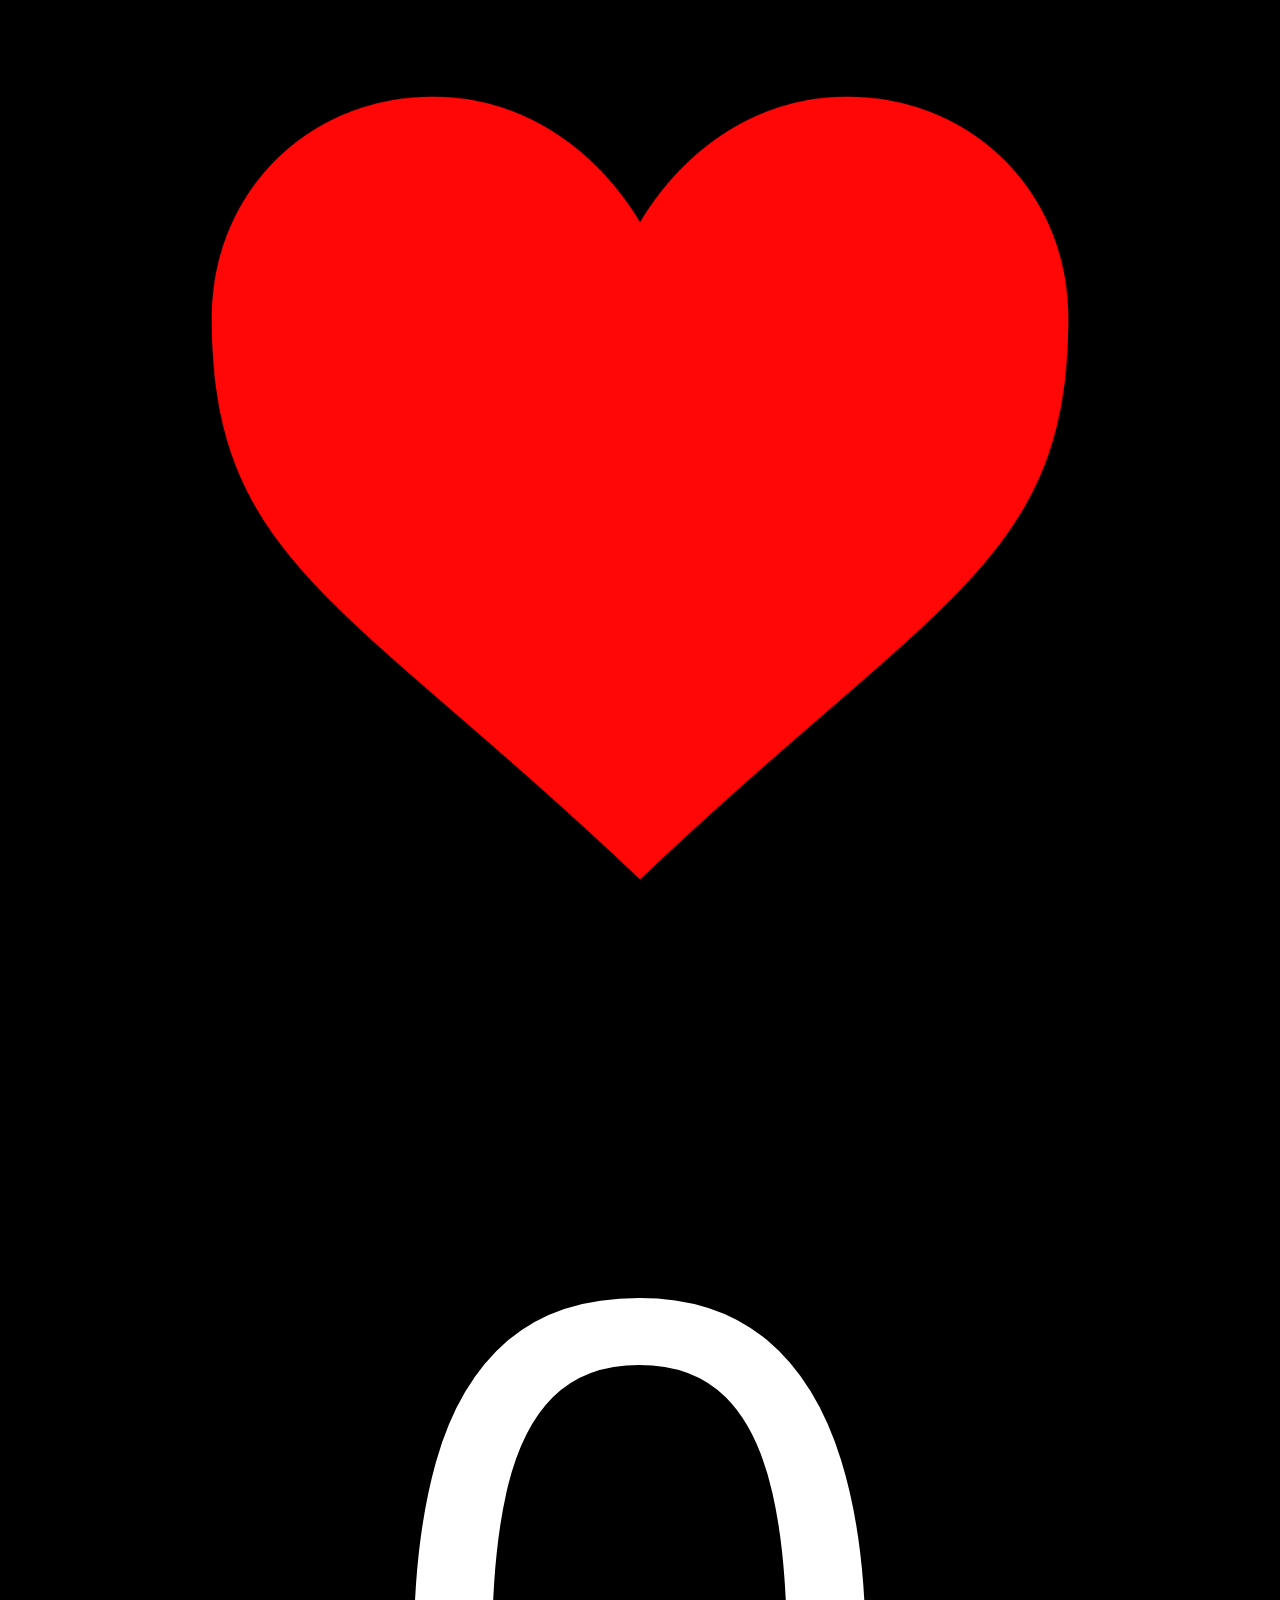
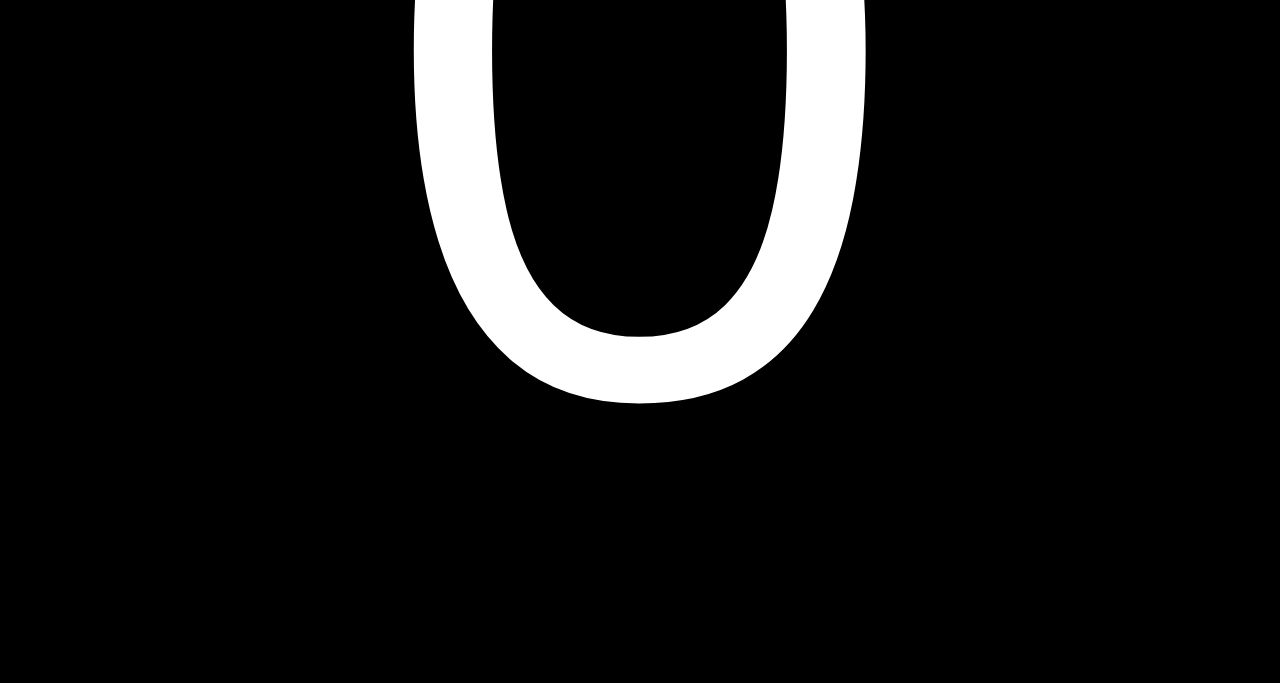
<file: DisplayClient/index.html>
<html>
<head>
	<title>Heart Rate Viewer</title>
	<link href="https://fonts.googleapis.com/css2?family=Open+Sans&display=swap" rel="stylesheet">
	<link rel="stylesheet" href="style.css">
	<script src="index.js" defer></script>
</head>
<body>
	<center>
		<span id="wrapper">
			<img src="heart.webp" id="pulsingheart">
		</span>
		<span id="hr">0</span>
	</center>
</body>
</html>
</file>
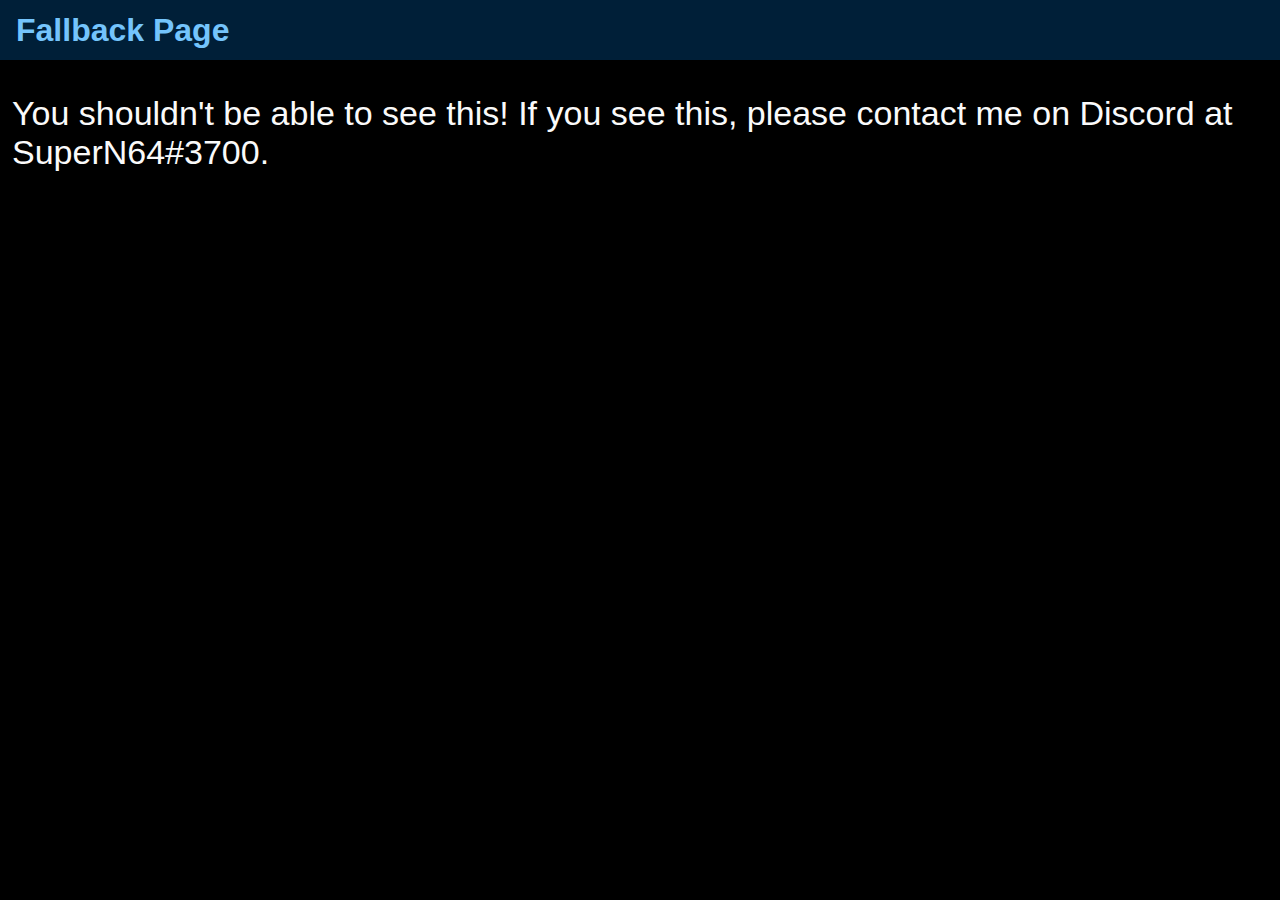
<file: WatchClient/index.html>
<!DOCTYPE html>
<html>
<head>
	<meta name="viewport" content="width=device-width,user-scalable=no">
	<title>Basic</title>
	<link rel="stylesheet" href="lib/tau/wearable/theme/default/tau.min.css">
	<link rel="stylesheet" media="all and (-tizen-geometric-shape: circle)" href="lib/tau/wearable/theme/default/tau.circle.min.css">
	<!-- load theme file for your application -->
	<link rel="stylesheet" href="css/style.css">
</head>
<body>
	<!-- Dummy page -->
	<div class="ui-page ui-page-active" id="main">
		<header class="ui-header">
			<h2 class="ui-title">Fallback Page</h2>
		</header>
		<div class="ui-content ui-content-padding">
			<p>You shouldn't be able to see this! If you see this, please contact me on Discord at SuperN64#3700.</p>
		</div>
	</div>
	<!-- Error pages -->
	<div class="ui-page" id="notCompatible">
		<header class="ui-header">
			<h2 class="ui-title cl-red">Sorry!</h2>
		</header>
		<div class="ui-content ui-content-padding">
			Your device is not compatible with this program. Please exit.
		</div>
		<footer class="ui-footer ui-bottom-button">
			<button class="ui-btn" onclick="exit()" id="exit">Exit</button>
		</footer>
	</div>
	<div class="ui-page" id="noPermission">
		<header class="ui-header">
			<h2 class="ui-title cl-red">Sorry!</h2>
		</header>
		<div class="ui-content ui-content-padding">
			Your device does not allow asking for permissions or you denied a permission forever. Please turn them back on yourself.
			<button class="btn" onclick="exit()" id="exit">Exit</button>
		</div>
	</div>
	<div class="ui-page" id="generalError">
		<header class="ui-header">
			<h2 class="ui-title cl-red">Sorry!</h2>
		</header>
		<div class="ui-content ui-content-padding">
			An unexpected error occured. Please exit.
			<button class="btn" onclick="exit()" id="exit">Exit</button>
		</div>
	</div>
	<!-- Popups -->
	<div id="notEnoughPerm" class="ui-popup">
	   <div class="ui-popup-header">Permissions</div>
	   <div class="ui-popup-content">
	  	 HR2PC requires all of the permissions requested.<br>
	  	 No data collected will be sent to the Internet, only to your computer.<br>
	  	 Please grant H2RPC permissions.
	  	 <button class="btn" id="notEnoughPerm-cancel">OK</button>
	   </div>
	</div>
	<!-- UI Pages -->
	<div class="ui-page" id="connect">
		<header class="ui-header">
			<h2 class="ui-title">HR2PC</h2>
		</header>
		<div class="ui-content ui-content-padding">
			<span id="message">Please enter the server's IP address.</span>
			<input id="address" type="text">
			<button class="btn" id="connect">Connect</button>
		</div>
	</div>
	<div class="ui-page" id="display">
		<header class="ui-header">
			<h2 class="ui-title cl-red">Current Heart Rate:</h2>
		</header>
		<div class="ui-content ui-content-padding">
			<h1 id="heart-rate">0</h1>
			<button style="margin-top: 25px" class="btn" id="disconnect">Disconnect</button>
		</div>
	</div>
	<script src="lib/tau/wearable/js/tau.min.js"></script>
	<script src="js/app.js"></script>
	<script src="js/lowBatteryCheck.js"></script>
	<script src="js/circle-helper.js"></script>
</body>
</html>
</file>
<file: DisplayClient/style.css>
body {
	background-color: #000000;
	font-family: 'Open Sans', sans-serif;
	font-size: 60em;
	color: #ffffff;
}
#hr {
	vertical-align: middle;
}

#pulsingheart { 
  	vertical-align: middle;
  	display: inline-block;
  	height: 1em;
  	width: 1em;
} 

@keyframes pulse {
	10% {transform: scale(1.1)}
}
</file>
<file: WatchClient/css/style.css>
.cl-red {
	color: #ff3639 !important;
}
.btn {
	border-radius: 25px;
	background-color: #4a4a4a;
	border: none;
	color: white;
	text-decoration: none;
	padding: 12px;
	margin-top: 10px;
}
</file>
<file: WatchClient/lib/tau/wearable/theme/default/tau.min.css>
/*
 * Copyright (c) 2015 Samsung Electronics Co., Ltd
 *
 * Licensed under the Flora License, Version 1.1 (the "License");
 * you may not use this file except in compliance with the License.
 * You may obtain a copy of the License at
 *
 *     http://floralicense.org/license/
 *
 * Unless required by applicable law or agreed to in writing, software
 * distributed under the License is distributed on an "AS IS" BASIS,
 * WITHOUT WARRANTIES OR CONDITIONS OF ANY KIND, either express or implied.
 * See the License for the specific language governing permissions and
 * limitations under the License.
 */

*{outline:0}article,aside,details,figcaption,figure,footer,header,hgroup,nav,section,summary{display:block}audio,canvas,video{display:inline-block;zoom:1}audio:not([controls]){display:none;height:0}[hidden]{display:none}html{font-size:100%;-webkit-text-size-adjust:100%;-ms-text-size-adjust:100%;-o-text-size-adjust:100%;text-size-adjust:100%}html,button,input,select,textarea{font-family:Tizen,Samsung Sans,Helvetica}body{margin:0}h1{font-size:2em;margin:.67em 0}h2{font-size:1.5em;margin:.83em 0}h3{font-size:1.17em;margin:1em 0}h4{font-size:1em;margin:1.33em 0}h5{font-size:.83em;margin:1.67em 0}h6{font-size:.75em;margin:2.33em 0}abbr[title]{border-bottom:1px dotted}b,strong{font-weight:700}blockquote{margin:1em 40px}dfn{font-style:italic}mark{background:#ff0;color:#000}p,pre{margin:1em 0}code,kbd,pre,samp{font-family:monospace,serif;_font-family:'courier new',monospace;font-size:1em}pre{white-space:pre;white-space:pre-wrap;word-wrap:break-word}q{quotes:none}q:before,q:after{content:'';content:none}small{font-size:75%}sub,sup{font-size:75%;line-height:0;position:relative;vertical-align:baseline}sup{top:-.5em}sub{bottom:-.25em}dl,menu,ol,ul{margin:1em 0}dd{margin:0 0 0 40px}menu,ol,ul{padding:0 0 0 40px}nav ul,nav ol{list-style:none;list-style-image:none}img{border:0;-ms-interpolation-mode:bicubic}svg:not(:root){overflow:hidden}figure{margin:0}form{margin:0}fieldset{border:1px solid silver;margin:0 2px;padding:.35em .625em .75em}legend{border:0;padding:0;white-space:normal}button,input,select,textarea{font-size:100%;margin:0;vertical-align:baseline}button,input{line-height:normal}button[disabled],input[disabled]{cursor:default}input[type=time],input[type=date]{color:#000}input[type=search]{-webkit-appearance:textfield;-moz-appearance:textfield;appearance:textfield;box-sizing:content-box}input[type=search]::-webkit-search-cancel-button,input[type=search]::-webkit-search-decoration{-webkit-appearance:none;appearance:none}button::-moz-focus-inner,input::-moz-focus-inner{border:0;padding:0}textarea{overflow:auto;vertical-align:top}table{border-collapse:collapse;border-spacing:0}.tau-info-theme{position:absolute;top:-999px;left:-999px}.screen-hidden{visibility:hidden;position:absolute;top:-10000em;left:-10000em}button,input{outline:0;cursor:pointer}*{box-sizing:border-box}a{text-decoration:none;color:rgba(250,250,250,1)}ul,li{margin:0;padding:0;list-style-type:none}img{margin:0;padding:0}html{-webkit-tap-highlight-color:rgba(0,0,0,0)}body{height:100%;font-size:2.125rem;font-family:Tizen,Samsung Sans,Helvetica;background:rgba(0,0,0,1);color:rgba(250,250,250,1)}tau-page{display:block}.ui-page{width:100%;height:100%;overflow:hidden;position:absolute;top:0;left:0;display:none;background:rgba(0,0,0,1);-webkit-tap-highlight-color:rgba(0,0,0,0)}.ui-page.ui-page-active{display:block;display:-webkit-flex;display:-ms-flexbox;display:flex;-webkit-flex-direction:column;-ms-flex-direction:column;flex-direction:column}.ui-page.ui-page-build{display:-webkit-flex;display:-ms-flexbox;display:flex;-webkit-flex-direction:column;-ms-flex-direction:column;flex-direction:column;visibility:hidden}.ui-page tau-scrollview{display:block}.ui-page .ui-content{width:100%;height:auto;overflow:auto;-webkit-overflow-scrolling:touch;-moz-overflow-scrolling:touch;-o-overflow-scrolling:touch;-ms-overflow-scrolling:touch;overflow-scrolling:touch;-webkit-flex:1;-ms-flex:1;flex:1}.ui-page .ui-content.ui-content-padding{padding-left:.75rem;padding-right:.75rem}.ui-page .ui-content.ui-content-fixed-middle{position:fixed;top:50%;-webkit-transform:translate(0,-50%);-ms-transform:translate(0,-50%);transform:translate(0,-50%)}.ui-page .ui-header{position:relative;width:100%;line-height:60px;background-color:rgba(0,31,56,1)}.ui-page .ui-header .ui-subtitle{height:30px;font-weight:400;line-height:30px;padding-left:16px;padding-right:16px;color:rgba(116,196,252,1);font-size:24px;margin:-.625rem 0 .3125rem 0}.ui-page .ui-header .ui-title{color:rgba(116,196,252,1);font-size:32px;font-weight:700;white-space:nowrap;overflow:hidden;text-overflow:ellipsis;margin:0;padding-left:16px;padding-right:16px;-webkit-mask-image:linear-gradient(left,#000 80%,rgba(0,0,0,0) 95%);mask-image:linear-gradient(left,#000 80%,rgba(0,0,0,0) 95%)}.ui-page .ui-header .ui-title.ui-icon{padding-left:60px;background-position:16px 14px;background-size:34px 34px;background-repeat:no-repeat}.ui-page .ui-header.ui-has-more .ui-title{padding-right:78px;-webkit-mask-image:linear-gradient(left,#000 70%,rgba(0,0,0,0) 75%);mask-image:linear-gradient(left,#000 70%,rgba(0,0,0,0) 75%)}.ui-page .ui-header button.ui-more,.ui-page .ui-header input.ui-more{border:0 none;padding:0}.ui-page .ui-header .ui-more-disable{cursor:default;background-color:transparent}.ui-page .ui-header .ui-more{display:block;position:absolute;top:0;right:0;width:68px;height:100%;overflow:hidden;text-indent:-1000em;background-position:center center;background-color:transparent;cursor:pointer}.ui-page .ui-header .ui-more:active{background-color:rgba(23,73,115,1)}.ui-page .ui-header .ui-more.ui-icon-detail{background-color:rgba(116,196,252,1);-webkit-mask-size:3.25rem 3.75rem;-moz-mask-size:3.25rem 3.75rem;-ms-mask-size:3.25rem 3.75rem;-o-mask-size:3.25rem 3.75rem;mask-size:3.25rem 3.75rem;-webkit-mask-position:center;-moz-mask-position:center;-ms-mask-position:center;-o-mask-position:center;mask-position:center;-webkit-mask-repeat:no-repeat;-moz-mask-repeat:no-repeat;-ms-mask-repeat:no-repeat;-o-mask-repeat:no-repeat;mask-repeat:no-repeat}.ui-page .ui-header .ui-more.ui-icon-detail[disabled=disabled]{cursor:default;background-color:transparent;background-color:rgba(116,196,252,.2);-webkit-mask-size:3.25rem 3.75rem;-moz-mask-size:3.25rem 3.75rem;-ms-mask-size:3.25rem 3.75rem;-o-mask-size:3.25rem 3.75rem;mask-size:3.25rem 3.75rem;-webkit-mask-position:center;-moz-mask-position:center;-ms-mask-position:center;-o-mask-position:center;mask-position:center;-webkit-mask-repeat:no-repeat;-moz-mask-repeat:no-repeat;-ms-mask-repeat:no-repeat;-o-mask-repeat:no-repeat;mask-repeat:no-repeat}.ui-page .ui-header .ui-more.ui-icon-overflow{background-color:rgba(116,196,252,1);-webkit-mask-size:3.25rem 3.75rem;-moz-mask-size:3.25rem 3.75rem;-ms-mask-size:3.25rem 3.75rem;-o-mask-size:3.25rem 3.75rem;mask-size:3.25rem 3.75rem;-webkit-mask-position:center;-moz-mask-position:center;-ms-mask-position:center;-o-mask-position:center;mask-position:center;-webkit-mask-repeat:no-repeat;-moz-mask-repeat:no-repeat;-ms-mask-repeat:no-repeat;-o-mask-repeat:no-repeat;mask-repeat:no-repeat}.ui-page .ui-header .ui-more.ui-icon-overflow[disabled=disabled]{cursor:default;background-color:transparent;background-color:rgba(116,196,252,.2);-webkit-mask-size:3.25rem 3.75rem;-moz-mask-size:3.25rem 3.75rem;-ms-mask-size:3.25rem 3.75rem;-o-mask-size:3.25rem 3.75rem;mask-size:3.25rem 3.75rem;-webkit-mask-position:center;-moz-mask-position:center;-ms-mask-position:center;-o-mask-position:center;mask-position:center;-webkit-mask-repeat:no-repeat;-moz-mask-repeat:no-repeat;-ms-mask-repeat:no-repeat;-o-mask-repeat:no-repeat;mask-repeat:no-repeat}.ui-page .ui-header .ui-more.ui-icon-selectall{background-color:rgba(116,196,252,1);-webkit-mask-size:3.25rem 3.75rem;-moz-mask-size:3.25rem 3.75rem;-ms-mask-size:3.25rem 3.75rem;-o-mask-size:3.25rem 3.75rem;mask-size:3.25rem 3.75rem;-webkit-mask-position:center;-moz-mask-position:center;-ms-mask-position:center;-o-mask-position:center;mask-position:center;-webkit-mask-repeat:no-repeat;-moz-mask-repeat:no-repeat;-ms-mask-repeat:no-repeat;-o-mask-repeat:no-repeat;mask-repeat:no-repeat}.ui-page .ui-header .ui-more.ui-icon-selectall[disabled=disabled]{cursor:default;background-color:transparent;background-color:rgba(116,196,252,.2);-webkit-mask-size:3.25rem 3.75rem;-moz-mask-size:3.25rem 3.75rem;-ms-mask-size:3.25rem 3.75rem;-o-mask-size:3.25rem 3.75rem;mask-size:3.25rem 3.75rem;-webkit-mask-position:center;-moz-mask-position:center;-ms-mask-position:center;-o-mask-position:center;mask-position:center;-webkit-mask-repeat:no-repeat;-moz-mask-repeat:no-repeat;-ms-mask-repeat:no-repeat;-o-mask-repeat:no-repeat;mask-repeat:no-repeat}.ui-page .ui-footer{width:100%;position:absolute;display:inline-block;bottom:0;left:0}.ui-page.ui-scroll-on .ui-scroller{width:100%;height:auto;overflow:hidden;overflow-y:auto;-webkit-overflow-scrolling:touch;-moz-overflow-scrolling:touch;-o-overflow-scrolling:touch;-ms-overflow-scrolling:touch;overflow-scrolling:touch;-webkit-flex:1;-ms-flex:1;flex:1}.ui-page.ui-scroll-on .ui-content{height:auto;-webkit-flex:none;-ms-flex:none;flex:none}.ui-page.ui-scroll-on .ui-footer{position:relative}.ui-grid-col>*{float:left}.ui-page .ui-grid-col-1>*{float:left}.ui-page .ui-grid-col-1>*{width:100%}.ui-page .ui-grid-col-2>*{float:left}.ui-page .ui-grid-col-2>*{width:50%}.ui-page .ui-grid-col-3>*{float:left}.ui-page .ui-grid-col-3>*{width:33.33333333%}.ui-grid-row>*{display:block}@-webkit-keyframes indeterminate{0%{-webkit-mask-repeat:no-repeat;-moz-mask-repeat:no-repeat;-ms-mask-repeat:no-repeat;-o-mask-repeat:no-repeat;mask-repeat:no-repeat;background-color:rgba(0,77,153,1)}25%{-webkit-mask-repeat:no-repeat;-moz-mask-repeat:no-repeat;-ms-mask-repeat:no-repeat;-o-mask-repeat:no-repeat;mask-repeat:no-repeat;background-color:rgba(0,77,153,1)}50%{-webkit-mask-repeat:no-repeat;-moz-mask-repeat:no-repeat;-ms-mask-repeat:no-repeat;-o-mask-repeat:no-repeat;mask-repeat:no-repeat;background-color:rgba(0,77,153,1)}75%{-webkit-mask-repeat:no-repeat;-moz-mask-repeat:no-repeat;-ms-mask-repeat:no-repeat;-o-mask-repeat:no-repeat;mask-repeat:no-repeat;background-color:rgba(0,77,153,1)}100%{-webkit-mask-repeat:no-repeat;-moz-mask-repeat:no-repeat;-ms-mask-repeat:no-repeat;-o-mask-repeat:no-repeat;mask-repeat:no-repeat;background-color:rgba(0,77,153,1)}}@keyframes indeterminate{0%{-webkit-mask-repeat:no-repeat;-moz-mask-repeat:no-repeat;-ms-mask-repeat:no-repeat;-o-mask-repeat:no-repeat;mask-repeat:no-repeat;background-color:rgba(0,77,153,1)}25%{-webkit-mask-repeat:no-repeat;-moz-mask-repeat:no-repeat;-ms-mask-repeat:no-repeat;-o-mask-repeat:no-repeat;mask-repeat:no-repeat;background-color:rgba(0,77,153,1)}50%{-webkit-mask-repeat:no-repeat;-moz-mask-repeat:no-repeat;-ms-mask-repeat:no-repeat;-o-mask-repeat:no-repeat;mask-repeat:no-repeat;background-color:rgba(0,77,153,1)}75%{-webkit-mask-repeat:no-repeat;-moz-mask-repeat:no-repeat;-ms-mask-repeat:no-repeat;-o-mask-repeat:no-repeat;mask-repeat:no-repeat;background-color:rgba(0,77,153,1)}100%{-webkit-mask-repeat:no-repeat;-moz-mask-repeat:no-repeat;-ms-mask-repeat:no-repeat;-o-mask-repeat:no-repeat;mask-repeat:no-repeat;background-color:rgba(0,77,153,1)}}progress{position:relative;padding-left:1rem;padding-right:1rem;margin-top:.875rem;margin-bottom:.875rem;width:100%;height:.375rem;-webkit-appearance:none;-moz-appearance:none;appearance:none;border:0}progress::-webkit-progress-bar{position:relative;background-color:rgba(64,64,64,1);border-radius:.125rem;overflow:hidden}progress::-webkit-progress-value{background-color:rgba(55,161,237,1);height:.375rem;border-radius:.125rem;overflow:hidden}progress.ui-progress-indeterminate::-webkit-progress-bar{background-color:rgba(55,161,237,1)}progress.ui-progress-indeterminate::-webkit-progress-value{background-size:100% 100%;-webkit-animation:indeterminate 150ms infinite;animation:indeterminate 150ms infinite}.ui-progress-proportion{display:block;float:left;font-size:20px;padding-left:1rem;padding-right:1rem;margin-top:-.625rem;color:rgba(250,250,250,1)}.ui-progress-ratio{display:block;float:right;font-size:20px;padding-left:1rem;padding-right:1rem;margin-top:-.625rem;color:rgba(250,250,250,1)}.ui-circle-progress{display:none}.ui-progressbar{position:relative;display:inline-block;pointer-events:none}.ui-progressbar.ui-progressbar-full{position:fixed;top:0;left:0;width:100%;height:100%}.ui-switch{width:100%;color:rgba(250,250,250,1)}.ui-switch-inneroffset,.ui-switch-handler{display:none}.ui-switch-text{margin-top:30px;margin-bottom:40px;padding:0 30px;font-size:34px;text-align:center}.ui-switch-sub-text{margin-top:48px;font-size:26px;text-align:center;color:T161}.ui-toggleswitch{position:relative;display:inline-block;width:103.5px;height:55px;overflow:hidden}.ui-toggleswitch.ui-toggleswitch-large{width:207px;height:110px}.ui-toggleswitch .ui-switch-input{position:absolute;width:100%;height:100%;-webkit-appearance:none;display:block}.ui-toggleswitch .ui-switch-input::before{content:"";position:absolute;width:100%;height:100%;-webkit-mask-image:url(images/Controller_icon/toggle_changeable.png);mask-image:url(images/Controller_icon/toggle_changeable.png);-webkit-mask-size:100% 400%;-moz-mask-size:100% 400%;-ms-mask-size:100% 400%;-o-mask-size:100% 400%;mask-size:100% 400%;-webkit-mask-repeat:no-repeat;-moz-mask-repeat:no-repeat;-ms-mask-repeat:no-repeat;-o-mask-repeat:no-repeat;mask-repeat:no-repeat;-webkit-mask-position:0 0;-moz-mask-position:0 0;-ms-mask-position:0 0;-o-mask-position:0 0;mask-position:0 0;background-color:rgba(102,101,101,1);z-index:0}.ui-toggleswitch .ui-switch-input:active::before{background-color:rgba(102,101,101,1)}.ui-toggleswitch .ui-switch-input:active~.ui-switch-activation,.ui-toggleswitch .ui-switch-input:active~.ui-switch-button{background-color:rgba(179,179,179,1)}.ui-toggleswitch .ui-switch-input:active~.ui-switch-activation::before,.ui-toggleswitch .ui-switch-input:active~.ui-switch-button::before{background-color:rgba(102,101,101,1)}.ui-toggleswitch .ui-switch-activation,.ui-toggleswitch .ui-switch-button{width:100%;height:100%;-webkit-mask-image:url(images/Controller_icon/toggle_changeable.png);mask-image:url(images/Controller_icon/toggle_changeable.png);-webkit-mask-size:100% 400%;-moz-mask-size:100% 400%;-ms-mask-size:100% 400%;-o-mask-size:100% 400%;mask-size:100% 400%;-webkit-mask-repeat:no-repeat;-moz-mask-repeat:no-repeat;-ms-mask-repeat:no-repeat;-o-mask-repeat:no-repeat;mask-repeat:no-repeat;-webkit-mask-position:0 33.3%;-moz-mask-position:0 33.3%;-ms-mask-position:0 33.3%;-o-mask-position:0 33.3%;mask-position:0 33.3%;background-color:rgba(250,250,250,1);position:absolute;top:0;left:0;pointer-events:none;z-index:1}.ui-toggleswitch .ui-switch-activation::before,.ui-toggleswitch .ui-switch-button::before{content:"";position:absolute;width:100%;height:100%;-webkit-mask-image:url(images/Controller_icon/toggle_changeable.png);mask-image:url(images/Controller_icon/toggle_changeable.png);-webkit-mask-size:100% 400%;-moz-mask-size:100% 400%;-ms-mask-size:100% 400%;-o-mask-size:100% 400%;mask-size:100% 400%;-webkit-mask-repeat:no-repeat;-moz-mask-repeat:no-repeat;-ms-mask-repeat:no-repeat;-o-mask-repeat:no-repeat;mask-repeat:no-repeat;-webkit-mask-position:0 66.7%;-moz-mask-position:0 66.7%;-ms-mask-position:0 66.7%;-o-mask-position:0 66.7%;mask-position:0 66.7%;background-color:rgba(133,133,133,1);top:0;left:0}.ui-toggleswitch .ui-switch-input:checked~.ui-switch-activation,.ui-toggleswitch .ui-switch-input:checked~.ui-switch-button{width:100%;height:100%;background-color:rgba(250,250,250,1);-webkit-mask-position:0 33%;-moz-mask-position:0 33%;-ms-mask-position:0 33%;-o-mask-position:0 33%;mask-position:0 33%;-webkit-transform:translate3d(36.23%,0,0);-ms-transform:translate3d(36.23%,0,0);transform:translate3d(36.23%,0,0)}.ui-toggleswitch .ui-switch-input:checked~.ui-switch-activation::before,.ui-toggleswitch .ui-switch-input:checked~.ui-switch-button::before{-webkit-mask-position:0 100%;-moz-mask-position:0 100%;-ms-mask-position:0 100%;-o-mask-position:0 100%;mask-position:0 100%;background-color:rgba(115,191,15,1)}.ui-toggleswitch .ui-switch-input:checked::before{background-color:rgba(115,191,15,1)}.ui-toggleswitch .ui-switch-input:checked:active::before{background-color:rgba(75,102,39,1)}.ui-toggleswitch .ui-switch-input:checked:active~.ui-switch-activation,.ui-toggleswitch .ui-switch-input:checked:active~.ui-switch-button{background-color:rgba(179,179,179,1)}.ui-toggleswitch .ui-switch-input:checked:active~.ui-switch-activation::before,.ui-toggleswitch .ui-switch-input:checked:active~.ui-switch-button::before{background-color:rgba(75,102,39,1)}@-webkit-keyframes smallprocess{0%{-webkit-mask-position:0rem 0rem;mask-position:0rem 0rem}2%{-webkit-mask-position:-4.75rem 0rem;mask-position:-4.75rem 0rem}3%{-webkit-mask-position:-9.5rem 0rem;mask-position:-9.5rem 0rem}5%{-webkit-mask-position:-14.25rem 0rem;mask-position:-14.25rem 0rem}7%{-webkit-mask-position:-19rem 0rem;mask-position:-19rem 0rem}8%{-webkit-mask-position:-23.75rem 0rem;mask-position:-23.75rem 0rem}10%{-webkit-mask-position:-28.5rem 0rem;mask-position:-28.5rem 0rem}12%{-webkit-mask-position:0rem -4.75rem;mask-position:0rem -4.75rem}14%{-webkit-mask-position:-4.75rem -4.75rem;mask-position:-4.75rem -4.75rem}15%{-webkit-mask-position:-9.5rem -4.75rem;mask-position:-9.5rem -4.75rem}17%{-webkit-mask-position:-14.25rem -4.75rem;mask-position:-14.25rem -4.75rem}19%{-webkit-mask-position:-19rem -4.75rem;mask-position:-19rem -4.75rem}20%{-webkit-mask-position:-23.75rem -4.75rem;mask-position:-23.75rem -4.75rem}22%{-webkit-mask-position:-28.5rem -4.75rem;mask-position:-28.5rem -4.75rem}24%{-webkit-mask-position:0rem -9.5rem;mask-position:0rem -9.5rem}25%{-webkit-mask-position:-4.75rem -9.5rem;mask-position:-4.75rem -9.5rem}27%{-webkit-mask-position:-9.5rem -9.5rem;mask-position:-9.5rem -9.5rem}29%{-webkit-mask-position:-14.25rem -9.5rem;mask-position:-14.25rem -9.5rem}31%{-webkit-mask-position:-19rem -9.5rem;mask-position:-19rem -9.5rem}32%{-webkit-mask-position:-23.75rem -9.5rem;mask-position:-23.75rem -9.5rem}34%{-webkit-mask-position:-28.5rem -9.5rem;mask-position:-28.5rem -9.5rem}36%{-webkit-mask-position:0rem -14.25rem;mask-position:0rem -14.25rem}37%{-webkit-mask-position:-4.75rem -14.25rem;mask-position:-4.75rem -14.25rem}39%{-webkit-mask-position:-9.5rem -14.25rem;mask-position:-9.5rem -14.25rem}41%{-webkit-mask-position:-14.25rem -14.25rem;mask-position:-14.25rem -14.25rem}42%{-webkit-mask-position:-19rem -14.25rem;mask-position:-19rem -14.25rem}44%{-webkit-mask-position:-23.75rem -14.25rem;mask-position:-23.75rem -14.25rem}46%{-webkit-mask-position:-28.5rem -14.25rem;mask-position:-28.5rem -14.25rem}47%{-webkit-mask-position:0rem -19rem;mask-position:0rem -19rem}49%{-webkit-mask-position:-4.75rem -19rem;mask-position:-4.75rem -19rem}51%{-webkit-mask-position:-9.5rem -19rem;mask-position:-9.5rem -19rem}53%{-webkit-mask-position:-14.25rem -19rem;mask-position:-14.25rem -19rem}54%{-webkit-mask-position:-19rem -19rem;mask-position:-19rem -19rem}56%{-webkit-mask-position:-23.75rem -19rem;mask-position:-23.75rem -19rem}58%{-webkit-mask-position:-28.5rem -19rem;mask-position:-28.5rem -19rem}59%{-webkit-mask-position:0rem -23.75rem;mask-position:0rem -23.75rem}61%{-webkit-mask-position:-4.75rem -23.75rem;mask-position:-4.75rem -23.75rem}63%{-webkit-mask-position:-9.5rem -23.75rem;mask-position:-9.5rem -23.75rem}64%{-webkit-mask-position:-14.25rem -23.75rem;mask-position:-14.25rem -23.75rem}66%{-webkit-mask-position:-19rem -23.75rem;mask-position:-19rem -23.75rem}68%{-webkit-mask-position:-23.75rem -23.75rem;mask-position:-23.75rem -23.75rem}69%{-webkit-mask-position:-28.5rem -23.75rem;mask-position:-28.5rem -23.75rem}71%{-webkit-mask-position:0rem -28.5rem;mask-position:0rem -28.5rem}73%{-webkit-mask-position:-4.75rem -28.5rem;mask-position:-4.75rem -28.5rem}75%{-webkit-mask-position:-9.5rem -28.5rem;mask-position:-9.5rem -28.5rem}76%{-webkit-mask-position:-14.25rem -28.5rem;mask-position:-14.25rem -28.5rem}78%{-webkit-mask-position:-19rem -28.5rem;mask-position:-19rem -28.5rem}80%{-webkit-mask-position:-23.75rem -28.5rem;mask-position:-23.75rem -28.5rem}81%{-webkit-mask-position:-28.5rem -28.5rem;mask-position:-28.5rem -28.5rem}83%{-webkit-mask-position:0rem -33.25rem;mask-position:0rem -33.25rem}85%{-webkit-mask-position:-4.75rem -33.25rem;mask-position:-4.75rem -33.25rem}86%{-webkit-mask-position:-9.5rem -33.25rem;mask-position:-9.5rem -33.25rem}88%{-webkit-mask-position:-14.25rem -33.25rem;mask-position:-14.25rem -33.25rem}90%{-webkit-mask-position:-19rem -33.25rem;mask-position:-19rem -33.25rem}92%{-webkit-mask-position:-23.75rem -33.25rem;mask-position:-23.75rem -33.25rem}93%{-webkit-mask-position:-28.5rem -33.25rem;mask-position:-28.5rem -33.25rem}95%{-webkit-mask-position:0rem -38rem;mask-position:0rem -38rem}97%{-webkit-mask-position:-4.75rem -38rem;mask-position:-4.75rem -38rem}98%{-webkit-mask-position:-9.5rem -38rem;mask-position:-9.5rem -38rem}100%{-webkit-mask-position:-14.25rem -38rem;mask-position:-14.25rem -38rem}}@keyframes smallprocess{0%{-webkit-mask-position:0rem 0rem;mask-position:0rem 0rem}2%{-webkit-mask-position:-4.75rem 0rem;mask-position:-4.75rem 0rem}3%{-webkit-mask-position:-9.5rem 0rem;mask-position:-9.5rem 0rem}5%{-webkit-mask-position:-14.25rem 0rem;mask-position:-14.25rem 0rem}7%{-webkit-mask-position:-19rem 0rem;mask-position:-19rem 0rem}8%{-webkit-mask-position:-23.75rem 0rem;mask-position:-23.75rem 0rem}10%{-webkit-mask-position:-28.5rem 0rem;mask-position:-28.5rem 0rem}12%{-webkit-mask-position:0rem -4.75rem;mask-position:0rem -4.75rem}14%{-webkit-mask-position:-4.75rem -4.75rem;mask-position:-4.75rem -4.75rem}15%{-webkit-mask-position:-9.5rem -4.75rem;mask-position:-9.5rem -4.75rem}17%{-webkit-mask-position:-14.25rem -4.75rem;mask-position:-14.25rem -4.75rem}19%{-webkit-mask-position:-19rem -4.75rem;mask-position:-19rem -4.75rem}20%{-webkit-mask-position:-23.75rem -4.75rem;mask-position:-23.75rem -4.75rem}22%{-webkit-mask-position:-28.5rem -4.75rem;mask-position:-28.5rem -4.75rem}24%{-webkit-mask-position:0rem -9.5rem;mask-position:0rem -9.5rem}25%{-webkit-mask-position:-4.75rem -9.5rem;mask-position:-4.75rem -9.5rem}27%{-webkit-mask-position:-9.5rem -9.5rem;mask-position:-9.5rem -9.5rem}29%{-webkit-mask-position:-14.25rem -9.5rem;mask-position:-14.25rem -9.5rem}31%{-webkit-mask-position:-19rem -9.5rem;mask-position:-19rem -9.5rem}32%{-webkit-mask-position:-23.75rem -9.5rem;mask-position:-23.75rem -9.5rem}34%{-webkit-mask-position:-28.5rem -9.5rem;mask-position:-28.5rem -9.5rem}36%{-webkit-mask-position:0rem -14.25rem;mask-position:0rem -14.25rem}37%{-webkit-mask-position:-4.75rem -14.25rem;mask-position:-4.75rem -14.25rem}39%{-webkit-mask-position:-9.5rem -14.25rem;mask-position:-9.5rem -14.25rem}41%{-webkit-mask-position:-14.25rem -14.25rem;mask-position:-14.25rem -14.25rem}42%{-webkit-mask-position:-19rem -14.25rem;mask-position:-19rem -14.25rem}44%{-webkit-mask-position:-23.75rem -14.25rem;mask-position:-23.75rem -14.25rem}46%{-webkit-mask-position:-28.5rem -14.25rem;mask-position:-28.5rem -14.25rem}47%{-webkit-mask-position:0rem -19rem;mask-position:0rem -19rem}49%{-webkit-mask-position:-4.75rem -19rem;mask-position:-4.75rem -19rem}51%{-webkit-mask-position:-9.5rem -19rem;mask-position:-9.5rem -19rem}53%{-webkit-mask-position:-14.25rem -19rem;mask-position:-14.25rem -19rem}54%{-webkit-mask-position:-19rem -19rem;mask-position:-19rem -19rem}56%{-webkit-mask-position:-23.75rem -19rem;mask-position:-23.75rem -19rem}58%{-webkit-mask-position:-28.5rem -19rem;mask-position:-28.5rem -19rem}59%{-webkit-mask-position:0rem -23.75rem;mask-position:0rem -23.75rem}61%{-webkit-mask-position:-4.75rem -23.75rem;mask-position:-4.75rem -23.75rem}63%{-webkit-mask-position:-9.5rem -23.75rem;mask-position:-9.5rem -23.75rem}64%{-webkit-mask-position:-14.25rem -23.75rem;mask-position:-14.25rem -23.75rem}66%{-webkit-mask-position:-19rem -23.75rem;mask-position:-19rem -23.75rem}68%{-webkit-mask-position:-23.75rem -23.75rem;mask-position:-23.75rem -23.75rem}69%{-webkit-mask-position:-28.5rem -23.75rem;mask-position:-28.5rem -23.75rem}71%{-webkit-mask-position:0rem -28.5rem;mask-position:0rem -28.5rem}73%{-webkit-mask-position:-4.75rem -28.5rem;mask-position:-4.75rem -28.5rem}75%{-webkit-mask-position:-9.5rem -28.5rem;mask-position:-9.5rem -28.5rem}76%{-webkit-mask-position:-14.25rem -28.5rem;mask-position:-14.25rem -28.5rem}78%{-webkit-mask-position:-19rem -28.5rem;mask-position:-19rem -28.5rem}80%{-webkit-mask-position:-23.75rem -28.5rem;mask-position:-23.75rem -28.5rem}81%{-webkit-mask-position:-28.5rem -28.5rem;mask-position:-28.5rem -28.5rem}83%{-webkit-mask-position:0rem -33.25rem;mask-position:0rem -33.25rem}85%{-webkit-mask-position:-4.75rem -33.25rem;mask-position:-4.75rem -33.25rem}86%{-webkit-mask-position:-9.5rem -33.25rem;mask-position:-9.5rem -33.25rem}88%{-webkit-mask-position:-14.25rem -33.25rem;mask-position:-14.25rem -33.25rem}90%{-webkit-mask-position:-19rem -33.25rem;mask-position:-19rem -33.25rem}92%{-webkit-mask-position:-23.75rem -33.25rem;mask-position:-23.75rem -33.25rem}93%{-webkit-mask-position:-28.5rem -33.25rem;mask-position:-28.5rem -33.25rem}95%{-webkit-mask-position:0rem -38rem;mask-position:0rem -38rem}97%{-webkit-mask-position:-4.75rem -38rem;mask-position:-4.75rem -38rem}98%{-webkit-mask-position:-9.5rem -38rem;mask-position:-9.5rem -38rem}100%{-webkit-mask-position:-14.25rem -38rem;mask-position:-14.25rem -38rem}}@-webkit-keyframes fullprocess{0%{-webkit-mask-position:0 0rem;mask-position:0 0rem}25%{-webkit-mask-position:0 -.375rem;mask-position:0 -.375rem}50%{-webkit-mask-position:0 -.75rem;mask-position:0 -.75rem}75%{-webkit-mask-position:0 -1.125rem;mask-position:0 -1.125rem}100%{-webkit-mask-position:0 -1.5rem;mask-position:0 -1.5rem}}@keyframes fullprocess{0%{-webkit-mask-position:0 0rem;mask-position:0 0rem}25%{-webkit-mask-position:0 -.375rem;mask-position:0 -.375rem}50%{-webkit-mask-position:0 -.75rem;mask-position:0 -.75rem}75%{-webkit-mask-position:0 -1.125rem;mask-position:0 -1.125rem}100%{-webkit-mask-position:0 -1.5rem;mask-position:0 -1.5rem}}.ui-processing{background-color:rgba(0,77,153,1);-webkit-mask-image:url(images/Processing/processingsmall.png);mask-image:url(images/Processing/processingsmall.png);-webkit-mask-repeat:no-repeat;mask-repeat:no-repeat;-webkit-animation-duration:1s;animation-duration:1s;-webkit-animation-iteration-count:infinite;animation-iteration-count:infinite;-webkit-animation-timing-function:step-start;animation-timing-function:step-start;-webkit-animation-name:smallprocess;animation-name:smallprocess;width:4.75rem;height:4.75rem;margin:0 auto}.ui-processing.ui-processing-full-size{-webkit-mask-image:url(images/Processing/processing_bar.png);mask-image:url(images/Processing/processing_bar.png);-webkit-animation-name:fullprocess;animation-name:fullprocess;width:100%;height:.375rem;margin-top:.375rem;margin-bottom:.375rem;max-width:19.75rem}.ui-processing.ui-hidden{display:none}.ui-processing-text{margin:0 auto;text-align:center;width:10.5rem;font-size:1.5rem;color:rgba(250,250,250,1)}.ui-btn{display:block;position:relative;padding-right:10px;padding-left:10px;margin:0;font-size:2rem;line-height:5.3125rem;height:5.3125rem;text-align:center;white-space:nowrap;cursor:pointer;vertical-align:middle;text-overflow:ellipsis;overflow:hidden;border:0 none;color:rgba(250,250,250,1);background-color:rgba(2,56,92,1)}a.ui-btn:active:hover,.ui-btn:enabled:active:hover{background-color:rgba(23,73,115,1)}.ui-btn:enabled:focus{background-color:rgba(2,56,92,1)}a.ui-btn.ui-state-disabled,.ui-btn:disabled{color:rgba(250,250,250,.2);background-color:rgba(3,44,64,1);cursor:default}.ui-btn.ui-multiline{padding-top:10px;padding-bottom:10px}.ui-btn.ui-inline{display:inline-block}.ui-btn.ui-btn-icon{background-position:center center;height:5.5rem;width:5.5rem;text-indent:-1000em;overflow:hidden;background-repeat:no-repeat;background-size:5.5rem 5.5rem}.ui-btn.ui-btn-icon::before{content:"";-webkit-mask-size:5.5rem 5.5rem;mask-size:5.5rem 5.5rem;-webkit-mask-repeat:no-repeat;mask-repeat:no-repeat;-webkit-mask-position:0 0;mask-position:0 0;width:5.5rem;height:5.5rem;top:50%;left:50%;-webkit-transform:translate3d(-50%,-50%,0);transform:translate3d(-50%,-50%,0);position:absolute;-webkit-mask-image:none;mask-image:none;background-position:center center;background-repeat:no-repeat}.ui-btn.ui-btn-icon-only{text-indent:-624.9375rem}.ui-btn.ui-btn-icon-only::before{content:"";position:absolute;-webkit-mask-size:3.75rem 3.75rem;mask-size:3.75rem 3.75rem;-webkit-mask-repeat:no-repeat;mask-repeat:no-repeat;width:3.75rem;height:3.75rem;top:50%;left:50%;-webkit-transform:translate3d(-50%,-50%,0);transform:translate3d(-50%,-50%,0);background-color:rgba(250,250,250,1);transition:background 150ms}.ui-btn.ui-btn-icon-only:active::before{background-color:rgba(250,250,250,1)}.ui-btn.ui-btn-icon-only:disabled::before{background-color:rgba(250,250,250,.4)}.ui-btn.ui-btn-nobg.ui-btn-icon,.ui-btn.ui-btn-no-bg.ui-btn-icon{background-color:transparent;height:33vh}.ui-btn.ui-btn-nobg.ui-btn-icon::before,.ui-btn.ui-btn-no-bg.ui-btn-icon::before{content:'';position:absolute;background-color:#fff;border-radius:50%;width:30vw;height:30vh;opacity:0;left:50%;top:50%}.ui-btn.ui-btn-nobg.ui-btn-icon:enabled:active:hover,.ui-btn.ui-btn-no-bg.ui-btn-icon:enabled:active:hover,.ui-btn.ui-btn-nobg.ui-btn-icon:enabled:focus,.ui-btn.ui-btn-no-bg.ui-btn-icon:enabled:focus{background-color:transparent}.ui-btn.ui-btn-nobg.ui-btn-icon.ui-btn-active::before,.ui-btn.ui-btn-no-bg.ui-btn-icon.ui-btn-active::before{-webkit-transform:translate(-50%,-50%) scale(1.1);-ms-transform:translate(-50%,-50%) scale(1.1);transform:translate(-50%,-50%) scale(1.1);-webkit-animation-timing-function:cubic-bezier(0.25,.46,.45,1),linear;animation-timing-function:cubic-bezier(0.25,.46,.45,1),linear;-webkit-animation-duration:300ms,733ms;animation-duration:300ms,733ms;-webkit-animation-name:touch-text-btn-scale,touch-text-btn-opacity;animation-name:touch-text-btn-scale,touch-text-btn-opacity}.ui-btn.ui-btn-text{height:3.3125rem;line-height:2.6875rem;padding:.3125rem;margin:auto;max-width:16.125rem;min-width:4.125rem}.ui-btn.ui-btn-text:enabled:active:hover,.ui-btn.ui-btn-text:enabled:focus{background-color:transparent}.ui-btn.ui-btn-text.ui-btn-active{-webkit-animation:btn-circle-opacity-press cubic-bezier(0.25,.46,.45,1) 300ms;animation:btn-circle-opacity-press cubic-bezier(0.25,.46,.45,1) 300ms}.ui-btn.ui-btn-nobg.ui-btn-icon,.ui-btn.ui-btn-no-bg.ui-btn-icon{width:4.75rem;height:4.75rem;overflow:visible;background-color:transparent}.ui-btn.ui-btn-nobg.ui-btn-icon::after,.ui-btn.ui-btn-no-bg.ui-btn-icon::after{position:absolute;width:100%;height:100%;left:50%;top:50%;-webkit-transform:translate(-50%,-50%);-ms-transform:translate(-50%,-50%);transform:translate(-50%,-50%);content:'';background-color:rgba(250,250,250,1);-webkit-mask-repeat:no-repeat;mask-repeat:no-repeat;-webkit-mask-position:center;mask-position:center;-webkit-mask-size:cover;mask-size:cover}.ui-btn.ui-btn-nobg.ui-btn-icon::after:enabled:active:hover,.ui-btn.ui-btn-no-bg.ui-btn-icon::after:enabled:active:hover{background-color:rgba(250,250,250,1)}.ui-btn.ui-btn-nobg.ui-btn-icon::after:enabled:focus,.ui-btn.ui-btn-no-bg.ui-btn-icon::after:enabled:focus{background-color:rgba(250,250,250,1)}.ui-btn.ui-btn-nobg.ui-btn-icon::after:disabled,.ui-btn.ui-btn-no-bg.ui-btn-icon::after:disabled{background-color:rgba(250,250,250,.4);cursor:default}.ui-btn.ui-btn-nobg.ui-btn-icon::before,.ui-btn.ui-btn-no-bg.ui-btn-icon::before{height:141%;width:141%}.ui-btn.ui-btn-nobg.ui-btn-icon:enabled:active:hover,.ui-btn.ui-btn-no-bg.ui-btn-icon:enabled:active:hover{background-color:transparent}.ui-btn.ui-btn-nobg.ui-btn-icon:enabled:focus,.ui-btn.ui-btn-no-bg.ui-btn-icon:enabled:focus{background-color:transparent}.ui-btn.ui-btn-nobg.ui-btn-icon:disabled,.ui-btn.ui-btn-no-bg.ui-btn-icon:disabled{background-color:transparent;cursor:default}.ui-btn.ui-btn-middle{position:absolute;left:50%;top:50%;-webkit-transform:translate(-50%,-50%);-ms-transform:translate(-50%,-50%);transform:translate(-50%,-50%)}@-webkit-keyframes touch-text-btn-scale{0%{-webkit-transform:translate(-50%,-50%) scale(1);transform:translate(-50%,-50%) scale(1)}100%{-webkit-transform:translate(-50%,-50%) scale(1.1);transform:translate(-50%,-50%) scale(1.1)}}@keyframes touch-text-btn-scale{0%{-webkit-transform:translate(-50%,-50%) scale(1);transform:translate(-50%,-50%) scale(1)}100%{-webkit-transform:translate(-50%,-50%) scale(1.1);transform:translate(-50%,-50%) scale(1.1)}}@-webkit-keyframes touch-text-btn-opacity{0%{opacity:.13}72%{opacity:.13}100%{opacity:0}}@keyframes touch-text-btn-opacity{0%{opacity:.13}72%{opacity:.13}100%{opacity:0}}@-webkit-keyframes btn-circle-opacity-press{0%{opacity:1}3%{opacity:.4}65%{opacity:.4}100%{opacity:1}}@keyframes btn-circle-opacity-press{0%{opacity:1}3%{opacity:.4}65%{opacity:.4}100%{opacity:1}}@-webkit-keyframes btn-footer-opacity-press{0%{opacity:0}3%{opacity:1}65%{opacity:1}100%{opacity:0}}@keyframes btn-footer-opacity-press{0%{opacity:0}3%{opacity:1}65%{opacity:1}100%{opacity:0}}.ui-default{color:rgba(250,250,250,1);background-color:rgba(2,56,92,1)}a.ui-default:active:hover,.ui-default:enabled:active:hover{background-color:rgba(23,73,115,1)}.ui-default:enabled:focus{background-color:rgba(2,56,92,1)}a.ui-default.ui-state-disabled,.ui-default:disabled{color:rgba(250,250,250,.2);background-color:rgba(3,44,64,1);cursor:default}.ui-color-red{color:rgba(250,250,250,1);background-color:rgba(207,36,2,1)}a.ui-color-red:active:hover,.ui-color-red:enabled:active:hover{background-color:rgba(222,102,78,1)}.ui-color-red:enabled:focus{background-color:rgba(207,36,2,1)}a.ui-color-red.ui-state-disabled,.ui-color-red:disabled{color:rgba(250,250,250,.2);background-color:rgba(69,11,1,1);cursor:default}.ui-color-orange{color:rgba(250,250,250,1);background-color:rgba(237,134,0,1)}a.ui-color-orange:active:hover,.ui-color-orange:enabled:active:hover{background-color:rgba(242,171,78,1)}.ui-color-orange:enabled:focus{background-color:rgba(237,134,0,1)}a.ui-color-orange.ui-state-disabled,.ui-color-orange:disabled{color:rgba(250,250,250,.2);background-color:rgba(69,39,5,1);cursor:default}.ui-color-green{color:rgba(250,250,250,1);background-color:rgba(97,163,16,1)}a.ui-color-green:active:hover,.ui-color-green:enabled:active:hover{background-color:rgba(146,191,90,1)}.ui-color-green:enabled:focus{background-color:rgba(97,163,16,1)}a.ui-color-green.ui-state-disabled,.ui-color-green:disabled{color:rgba(250,250,250,.2);background-color:rgba(50,54,48,1);cursor:default}.ui-btn:focus,.ui-btn:active{outline:0}a.ui-btn{text-decoration:none;box-sizing:border-box}button.ui-btn,input.ui-btn{box-sizing:border-box;-webkit-appearance:none;-moz-appearance:none;appearance:none;width:100%}button.ui-btn.ui-inline,input.ui-btn.ui-inline{display:inline-block;width:auto}.ui-grid-col-1>.ui-btn{border-left:solid 1px rgba(0,0,0,1)}.ui-grid-col-1>.ui-btn:first-child{border-left:0 none}.ui-grid-col-2>.ui-btn{border-left:solid 1px rgba(0,0,0,1)}.ui-grid-col-2>.ui-btn:first-child{border-left:0 none}.ui-grid-col-3>.ui-btn{border-left:solid 1px rgba(0,0,0,1)}.ui-grid-col-3>.ui-btn:first-child{border-left:0 none}.ui-grid-row>.ui-btn{margin-top:1px}.ui-grid-row>.ui-btn:first-child{margin-top:0}.ui-popup{box-sizing:border-box;position:fixed;left:0;width:100%;margin:0;background-color:rgba(0,17,33,1);border:3px solid rgba(0,55,92,1);display:none;z-index:1100}.ui-popup:not(.ui-ctxpopup){bottom:0}.ui-popup .ui-popup-header{width:100%;min-height:68px;font-size:30px;text-align:left;background-color:rgba(5,42,71,1);color:rgba(116,196,252,1);padding-top:14px;padding-right:13px;padding-bottom:14px;padding-left:13px;overflow:hidden;text-overflow:ellipsis;white-space:nowrap}.ui-popup .ui-popup-content{width:100%;min-height:14rem;font-size:2.125rem;text-align:left;color:rgba(250,250,250,1);background-color:rgba(0,17,33,1);padding:10px 16px 9px;overflow:auto;-webkit-overflow-scrolling:touch;-moz-overflow-scrolling:touch;-o-overflow-scrolling:touch;-ms-overflow-scrolling:touch;overflow-scrolling:touch}.ui-popup .ui-popup-content .ui-listview,.ui-popup .ui-popup-content .ui-inline-listview{margin:-.5625rem -1rem -.5625rem -1rem}.ui-popup .ui-popup-content .ui-listview li,.ui-popup .ui-popup-content .ui-inline-listview li{font-size:2.125rem}.ui-popup .ui-popup-footer{width:100%;height:83px}.ui-popup .ui-popup-footer .ui-btn{padding-top:27px;padding-bottom:28px;font-size:30px}.ui-popup .ui-popup-footer .ui-btn.ui-btn-icon-only{position:relative;text-indent:-624.9375rem}.ui-popup .ui-popup-footer .ui-btn.ui-btn-icon-only::before{content:"";position:absolute;-webkit-mask-size:3.125rem 3.125rem;mask-size:3.125rem 3.125rem;-webkit-mask-repeat:no-repeat;mask-repeat:no-repeat;width:3.125rem;height:3.125rem;top:50%;left:50%;-webkit-transform:translate3d(-50%,-50%,0);transform:translate3d(-50%,-50%,0)}.ui-popup.ui-popup-active{display:block}.ui-popup.in{display:block}.ui-popup.ui-build{display:block;visibility:hidden}.ui-popup.ui-scroll-on:not(.ui-ctxpopup):not(.ui-popup-toast){max-height:100%}.ui-popup.ui-scroll-on:not(.ui-ctxpopup):not(.ui-popup-toast) .ui-popup-wrapper{width:100%;max-height:100%;overflow:auto;-webkit-overflow-scrolling:touch;-moz-overflow-scrolling:touch;-o-overflow-scrolling:touch;-ms-overflow-scrolling:touch;overflow-scrolling:touch}.ui-popup.ui-scroll-on:not(.ui-ctxpopup):not(.ui-popup-toast) .ui-popup-content{height:auto}.ui-popup.ui-scroll-on:not(.ui-ctxpopup):not(.ui-popup-toast) .ui-popup-header.ui-fixed{position:absolute;top:0;left:0;width:100%;z-index:2100}.ui-popup.ui-scroll-on:not(.ui-ctxpopup):not(.ui-popup-toast) .ui-popup-footer.ui-fixed{position:absolute;bottom:0;left:0;width:100%;z-index:2100;-webkit-transform:translate3d(0,0,0);transform:translate3d(0,0,0)}.ui-popup.ui-ctxpopup{background-color:transparent;width:100%;border:0 none;border-radius:0;overflow:visible}div.ui-popup.ui-ctxpopup.ui-popup-content-size{width:auto;padding:0}div.ui-popup.ui-ctxpopup.ui-popup-content-size .ui-popup-content{width:auto}.ui-popup.ui-ctxpopup .ui-popup-content{min-height:initial;background-color:rgba(250,250,250,1);border:1px solid rgba(117,117,117,.9);color:#333}.ui-popup.ui-ctxpopup .ui-popup-content .ui-listview li{color:rgba(0,0,0,1);border-bottom:1px solid rgba(204,204,204,1);min-height:90px;padding:21px 8px 20px 16px}.ui-popup.ui-ctxpopup .ui-popup-content .ui-listview li a{color:rgba(0,0,0,1);margin:-21px -16px;padding:21px 16px;min-height:48px}.ui-popup.ui-ctxpopup .ui-popup-content .ui-listview li a:active{color:rgba(250,250,250,1);background-color:rgba(19,99,145,1)}.ui-popup.ui-ctxpopup .ui-popup-content .ui-listview li:last-child{border:0}.ui-popup.ui-ctxpopup .ui-popup-content .ui-listview .ui-list-icon{position:relative;padding-left:4.25rem}.ui-popup.ui-ctxpopup .ui-popup-content .ui-listview .ui-list-icon a{margin-left:-4.25rem;padding-left:4.25rem}.ui-popup.ui-ctxpopup .ui-popup-content .ui-listview .ui-list-icon::before{content:"";position:absolute;top:50%;left:.375rem;width:3.5rem;height:3.5rem;margin-top:-1.75rem;background-color:rgba(92,92,92,.9);-webkit-mask-size:3.5rem 3.5rem;-moz-mask-size:3.5rem 3.5rem;-ms-mask-size:3.5rem 3.5rem;-o-mask-size:3.5rem 3.5rem;mask-size:3.5rem 3.5rem;-webkit-mask-repeat:no-repeat;-moz-mask-repeat:no-repeat;-ms-mask-repeat:no-repeat;-o-mask-repeat:no-repeat;mask-repeat:no-repeat}.ui-popup.ui-ctxpopup .ui-popup-content .ui-listview .ui-list-icon:active::before{background-color:rgba(250,250,250,1)}.ui-popup.ui-ctxpopup .ui-popup-content .ui-inline-listview{height:4.3125rem;overflow:hidden}.ui-popup.ui-ctxpopup .ui-popup-content .ui-inline-listview li{float:left;height:4.1875rem;line-height:4.1875rem;border-right:1px solid rgba(0,0,0,1)}.ui-popup.ui-ctxpopup .ui-popup-content .ui-inline-listview li:last-child{border:0}.ui-popup.ui-ctxpopup .ui-popup-content .ui-inline-listview li a{display:block;width:100%;height:100%;padding:0rem .5rem;color:rgba(0,0,0,1)}.ui-popup.ui-ctxpopup .ui-popup-content .ui-inline-listview li a:active{color:rgba(250,250,250,1);background-color:rgba(19,99,145,1)}.ui-popup.ui-ctxpopup .ui-popup-content .ui-inline-listview .ui-list-icon-notext{width:3.6875rem;height:4.1875rem;text-indent:-1000em;overflow:hidden;position:relative}.ui-popup.ui-ctxpopup .ui-popup-content .ui-inline-listview .ui-list-icon-notext::before{content:"";position:absolute;top:50%;left:50%;width:2.6875rem;height:2.6875rem;margin-top:-1.34375rem;margin-left:-1.34375rem;background-color:rgba(0,0,0,1);-webkit-mask-size:2.6875rem 2.6875rem;-moz-mask-size:2.6875rem 2.6875rem;-ms-mask-size:2.6875rem 2.6875rem;-o-mask-size:2.6875rem 2.6875rem;mask-size:2.6875rem 2.6875rem;-webkit-mask-repeat:no-repeat;-moz-mask-repeat:no-repeat;-ms-mask-repeat:no-repeat;-o-mask-repeat:no-repeat;mask-repeat:no-repeat}.ui-popup.ui-ctxpopup .ui-popup-content .ui-inline-listview .ui-list-icon-notext:active::before{background-color:rgba(250,250,250,1)}.ui-popup.ui-ctxpopup .ui-arrow{width:36px;height:15px;overflow:hidden;position:absolute;display:none;-webkit-animation-duration:0;animation-duration:0}.ui-popup.ui-ctxpopup .ui-arrow span{box-sizing:border-box;width:20px;height:20px;background-color:rgba(250,250,250,1);border:1px solid rgba(117,117,117,.9);position:absolute;top:6px;left:8px;-webkit-transform:rotate(55deg) skew(24deg);-ms-transform:rotate(55deg) skew(24deg);transform:rotate(55deg) skew(24deg);-webkit-animation-duration:0;animation-duration:0}.ui-popup.ui-ctxpopup.ui-popup-arrow-b{padding:20px 20px 0}.ui-popup.ui-ctxpopup.ui-popup-arrow-t{padding:0 20px 20px}.ui-popup.ui-ctxpopup.ui-popup-arrow-r{padding:20px 0 20px 20px}.ui-popup.ui-ctxpopup.ui-popup-arrow-l{padding:20px 20px 20px 0}.ui-popup.ui-ctxpopup.ui-popup-arrow-b .ui-arrow{display:block;bottom:-14px;-webkit-transform:rotate(180deg);-ms-transform:rotate(180deg);transform:rotate(180deg)}.ui-popup.ui-ctxpopup.ui-popup-arrow-t .ui-arrow{display:block;top:-14px}.ui-popup.ui-ctxpopup.ui-popup-arrow-r .ui-arrow{display:block;right:-25px;-webkit-transform:rotate(90deg);-ms-transform:rotate(90deg);transform:rotate(90deg)}.ui-popup.ui-ctxpopup.ui-popup-arrow-l .ui-arrow{display:block;left:-25px;-webkit-transform:rotate(-90deg);-ms-transform:rotate(-90deg);transform:rotate(-90deg)}.ui-popup.ui-popup-toast{margin-left:0;margin-right:0;margin-bottom:0;font-size:1.5rem;border:3px solid rgba(0,55,92,1);border-radius:0;border-left:0;border-right:0;position:absolute;bottom:0}.ui-popup.ui-popup-toast:not(.ui-popup-toast){top:auto;height:auto}.ui-popup.ui-popup-toast .ui-popup-content{min-height:initial;padding:.6875rem 2.625rem .75rem;background-color:rgba(0,17,33,1)}.ui-popup.ui-popup-toast .ui-popup-toast-icon{width:3.5rem;height:3.5rem;position:relative;left:50%;-webkit-transform:translateX(-50%);-ms-transform:translateX(-50%);transform:translateX(-50%);text-indent:-10000px;overflow:hidden}.ui-popup.ui-popup-toast .ui-popup-toast-icon::after{content:"";width:100%;height:100%;position:absolute;left:0;-webkit-mask-size:100% 100%;-moz-mask-size:100% 100%;-ms-mask-size:100% 100%;-o-mask-size:100% 100%;mask-size:100% 100%;-webkit-mask-repeat:no-repeat;-moz-mask-repeat:no-repeat;-ms-mask-repeat:no-repeat;-o-mask-repeat:no-repeat;mask-repeat:no-repeat;-webkit-mask-position:50% 50%;-moz-mask-position:50% 50%;-ms-mask-position:50% 50%;-o-mask-position:50% 50%;mask-position:50% 50%}.ui-popup-overlay{position:fixed;display:none;top:0;width:100%;height:100%;z-index:100;background-color:rgba(0,0,0,.7)}.ui-popup-overlay.in{display:block}.ui-popup-overlay.ui-popup-overlay-shown{display:block}.ui-popup.slideup.in{-webkit-animation-name:popupslideinfrombottom;animation-name:popupslideinfrombottom;-webkit-animation-duration:250ms;animation-duration:250ms;transition-timing-function:ease-in-out}.ui-popup.slideup.out{-webkit-animation-name:popupslideouttobottom;animation-name:popupslideouttobottom;-webkit-animation-duration:250ms;animation-duration:250ms;-webkit-animation-fill-mode:forwards;animation-fill-mode:forwards;transition-timing-function:ease-in-out}@-webkit-keyframes popupslideinfrombottom{from{-webkit-transform:translateY(100%);transform:translateY(100%)}to{-webkit-transform:translateY(0);transform:translateY(0)}}@keyframes popupslideinfrombottom{from{-webkit-transform:translateY(100%);transform:translateY(100%)}to{-webkit-transform:translateY(0);transform:translateY(0)}}@-webkit-keyframes popupslideouttobottom{from{-webkit-transform:translateY(0);transform:translateY(0)}to{-webkit-transform:translateY(100%);transform:translateY(100%)}}@keyframes popupslideouttobottom{from{-webkit-transform:translateY(0);transform:translateY(0)}to{-webkit-transform:translateY(100%);transform:translateY(100%)}}.ui-popup.pop.in{-webkit-animation-name:popuppopin;animation-name:popuppopin;-webkit-animation-duration:350ms;animation-duration:350ms;transition-timing-function:ease-in-out}.ui-popup.pop.out{-webkit-animation-name:popuppopout;animation-name:popuppopout;-webkit-animation-duration:350ms;animation-duration:350ms;transition-timing-function:ease-in-out}@-webkit-keyframes popuppopin{from{-webkit-transform:scale3d(1.35,1.35,1);transform:scale3d(1.35,1.35,1);opacity:0}to{-webkit-transform:scale3d(1,1,1);transform:scale3d(1,1,1);opacity:1}}@keyframes popuppopin{from{-webkit-transform:scale3d(1.35,1.35,1);transform:scale3d(1.35,1.35,1);opacity:0}to{-webkit-transform:scale3d(1,1,1);transform:scale3d(1,1,1);opacity:1}}@-webkit-keyframes popuppopout{from{-webkit-transform:scale3d(1,1,1);transform:scale3d(1,1,1);opacity:1}to{-webkit-transform:scale3d(1.35,1.35,1);transform:scale3d(1.35,1.35,1);opacity:0}}@keyframes popuppopout{from{-webkit-transform:scale3d(1,1,1);transform:scale3d(1,1,1);opacity:1}to{-webkit-transform:scale3d(1.35,1.35,1);transform:scale3d(1.35,1.35,1);opacity:0}}.ui-popup.ui-popup-toast.pop.in{-webkit-animation-name:toastpopuppopin;animation-name:toastpopuppopin;-webkit-animation-duration:250ms;animation-duration:250ms;transition-timing-function:ease-in-out}.ui-popup.ui-popup-toast.pop.out{-webkit-animation-name:toastpopuppopout;animation-name:toastpopuppopout;-webkit-animation-duration:250ms;animation-duration:250ms;-webkit-animation-fill-mode:forwards;animation-fill-mode:forwards;transition-timing-function:ease-in-out}@-webkit-keyframes toastpopuppopin{from{-webkit-transform:translateY(100%);transform:translateY(100%);opacity:0}to{-webkit-transform:translateY(0);transform:translateY(0);opacity:1}}@keyframes toastpopuppopin{from{-webkit-transform:translateY(100%);transform:translateY(100%);opacity:0}to{-webkit-transform:translateY(0);transform:translateY(0);opacity:1}}@-webkit-keyframes toastpopuppopout{from{-webkit-transform:translateY(0);transform:translateY(0);opacity:1}to{-webkit-transform:translateY(100%);transform:translateY(100%);opacity:0}}@keyframes toastpopuppopout{from{-webkit-transform:translateY(0);transform:translateY(0);opacity:1}to{-webkit-transform:translateY(100%);transform:translateY(100%);opacity:0}}.ui-popup-overlay.slideup.in,.ui-popup-overlay.pop.in{-webkit-animation:fadein 250ms;animation:fadein 250ms}.ui-popup-overlay.slideup.out,.ui-popup-overlay.pop.out{-webkit-animation:fadeout 250ms forwards;animation:fadeout 250ms forwards}.ui-popup.ui-popup-arrow-t.slideup.in,.ui-popup.ui-popup-arrow-l.slideup.in,.ui-popup.ui-popup-arrow-r.slideup.in{-webkit-animation:ctxpopupslideinfrombottom 250ms ease-in-out;animation:ctxpopupslideinfrombottom 250ms ease-in-out}.ui-popup.ui-popup-arrow-t.slideup.out,.ui-popup.ui-popup-arrow-l.slideup.out,.ui-popup.ui-popup-arrow-r.slideup.out{-webkit-animation:ctxpopupslideouttobottom 250ms ease-in-out;animation:ctxpopupslideouttobottom 250ms ease-in-out}.ui-popup.ui-popup-arrow-b.slideup.in{-webkit-animation:ctxpopupslideinfromtop 250ms ease-in-out;animation:ctxpopupslideinfromtop 250ms ease-in-out}.ui-popup.ui-popup-arrow-b.slideup.out{-webkit-animation:ctxpopupslideouttotop 250ms ease-in-out;animation:ctxpopupslideouttotop 250ms ease-in-out}@-webkit-keyframes ctxpopupslideinfrombottom{from{-webkit-transform:translateY(20%);transform:translateY(20%);opacity:0}to{-webkit-transform:translateY(0%);transform:translateY(0%);opacity:1}}@keyframes ctxpopupslideinfrombottom{from{-webkit-transform:translateY(20%);transform:translateY(20%);opacity:0}to{-webkit-transform:translateY(0%);transform:translateY(0%);opacity:1}}@-webkit-keyframes ctxpopupslideouttobottom{from{-webkit-transform:translateY(0%);transform:translateY(0%);opacity:1}to{-webkit-transform:translateY(20%);transform:translateY(20%);opacity:0}}@keyframes ctxpopupslideouttobottom{from{-webkit-transform:translateY(0%);transform:translateY(0%);opacity:1}to{-webkit-transform:translateY(20%);transform:translateY(20%);opacity:0}}@-webkit-keyframes ctxpopupslideinfromtop{from{-webkit-transform:translateY(-20%);transform:translateY(-20%);opacity:0}to{-webkit-transform:translateY(0%);transform:translateY(0%);opacity:1}}@keyframes ctxpopupslideinfromtop{from{-webkit-transform:translateY(-20%);transform:translateY(-20%);opacity:0}to{-webkit-transform:translateY(0%);transform:translateY(0%);opacity:1}}@-webkit-keyframes ctxpopupslideouttotop{from{-webkit-transform:translateY(0%);transform:translateY(0%);opacity:1}to{-webkit-transform:translateY(-20%);transform:translateY(-20%);opacity:0}}@keyframes ctxpopupslideouttotop{from{-webkit-transform:translateY(0%);transform:translateY(0%);opacity:1}to{-webkit-transform:translateY(-20%);transform:translateY(-20%);opacity:0}}tau-virtuallistview,tau-listview{display:block;list-style-type:disc;list-style-type:none}.ui-listview li{font-size:2rem;line-height:3rem;min-height:6.25rem;padding:.9375rem .5rem .9375rem 1rem;border-bottom:.0625rem solid rgba(56,56,56,1);white-space:nowrap;position:relative;color:rgba(250,250,250,1)}.ui-listview li.ui-li-grid{display:-webkit-flex;display:-ms-flexbox;display:flex;-webkit-flex-direction:row;-ms-flex-direction:row;flex-direction:row;padding:0;min-height:5.3125rem;-webkit-align-items:center;-ms-flex-align:center;align-items:center}.ui-listview li.ui-li-grid .ui-processing{padding:0;margin-right:.5rem}.ui-listview li.ui-li-grid div:first-child{text-align:left;height:100%;margin-left:1rem}.ui-listview li.ui-li-grid.ui-li-grid-full .ui-btn.ui-btn-no-bg.ui-btn-icon{padding:0;margin-right:.5rem;background-size:contain;background-position:center center;background-repeat:no-repeat;width:3.5rem;height:3.5rem}.ui-listview li.ui-li-grid.ui-li-grid-full .ui-btn.ui-btn-no-bg.ui-btn-icon::after{background-color:transparent}.ui-listview li.ui-li-grid.ui-li-grid-full>div::after{content:"";position:absolute;height:3.5rem;width:.125rem;background-color:rgba(56,56,56,1);right:4.5rem;top:50%;-webkit-transform:translate3d(0,-50%,0);transform:translate3d(0,-50%,0)}.ui-listview li.ui-li-grid.ui-li-grid-full>*{-webkit-flex-grow:1;-ms-flex-positive:1;flex-grow:1;-webkit-flex-shrink:0;-ms-flex-negative:0;flex-shrink:0}.ui-listview li.ui-li-grid.ui-li-grid-full>.ui-btn-icon{-webkit-flex-grow:0;-ms-flex-positive:0;flex-grow:0;-webkit-flex-shrink:0;-ms-flex-negative:0;flex-shrink:0}.ui-listview li.ui-li-grid .ui-btn-description{width:100%;margin:0 -50%;z-index:2;-webkit-transform:translate(-50%,0);-ms-transform:translate(-50%,0);transform:translate(-50%,0);text-align:center;line-height:5.3125rem;pointer-events:none}.ui-listview li.ui-li-grid a.ui-btn,.ui-listview li.ui-li-grid tau-button.ui-btn{background-position:center center;height:5.3125rem;overflow:hidden;background-repeat:no-repeat;background-size:5.5rem 5.5rem;position:relative;-webkit-flex:1 1 auto;-ms-flex:1 1 auto;flex:1 1 auto;border-bottom:.0625rem solid rgba(0,24,41,1);border-right:.0625rem solid rgba(0,24,41,1)}.ui-listview li input[type=text],.ui-listview li input[type=password]{width:20.5rem;height:3.875rem;padding:.8125rem 0 .8125rem .5rem;color:rgba(116,196,252,1);font-size:2rem;background-color:rgba(245,245,245,.15);border:0;outline:0}.ui-listview li input[type=text]:focus,.ui-listview li input[type=password]:focus{border:.0625rem solid rgba(245,245,245,.15)}.ui-listview li input[type=text]:focus::-webkit-input-placeholder,.ui-listview li input[type=password]:focus::-webkit-input-placeholder{color:#fff}.ui-listview li>*{white-space:nowrap;text-overflow:ellipsis;-webkit-user-select:none;-moz-user-select:none;-ms-user-select:none;-o-user-select:none;user-select:none;color:rgba(250,250,250,1)}.ui-listview li>a:not(.ui-btn){display:block;width:100%;height:auto;margin:-1.625rem -.5rem -1.625rem -1rem;padding:1.25rem .5rem 1.25rem 1rem;-o-box-sizing:content-box;-ms-box-sizing:content-box;box-sizing:content-box;text-overflow:ellipsis;overflow:hidden}.ui-listview li.ui-listview-divider{height:1.875rem;min-height:1.875rem;line-height:1.875rem;padding:0 .5rem 0 1rem;background-color:rgba(29,72,105,1);color:rgba(151,197,230,1);font-size:1.5rem}.ui-listview li .ui-li-sub-text{color:rgba(85,135,171,1);font-size:1.75rem}.ui-listview li.ui-li-has-action-icon .ui-action-text{width:calc(100% - 4.8125rem);height:100%}.ui-listview li.ui-li-has-action-icon .ui-action-text::after{content:"";position:absolute;height:3.5rem;width:.125rem;background-color:rgba(250,250,250,1);right:4.25rem;top:20%}.ui-listview li.ui-li-has-action-icon .ui-action-divider{display:none}.ui-listview li.ui-li-has-action-icon .ui-action-delete,.ui-listview li.ui-li-has-action-icon .ui-action-setting,.ui-listview li.ui-li-has-action-icon .ui-action-add{position:absolute;height:100%;width:4.5rem;right:0;top:0;-webkit-mask-size:3.5rem 3.5rem;mask-size:3.5rem 3.5rem;-webkit-mask-repeat:no-repeat;mask-repeat:no-repeat;-webkit-mask-position:center center;mask-position:center center;padding:0;margin:0}.ui-listview li.ui-li-has-action-icon .ui-action-delete{background-color:rgba(250,250,250,1)}.ui-listview li.ui-li-has-action-icon .ui-action-setting{background-color:rgba(250,250,250,1)}.ui-listview li.ui-li-has-action-icon .ui-action-add{background-color:rgba(250,250,250,1)}.ui-listview li.ui-li-has-action-icon .ui-action-delete:active,.ui-listview li.ui-li-has-action-icon .ui-action-setting:active,.ui-listview li.ui-li-has-action-icon .ui-action-add:active{background-color:rgba(8,56,94,1);color:rgba(250,250,250,1)}.ui-listview li:not(.ui-arc-listview-carousel-item) li.ui-li-active{background-color:rgba(8,56,94,1);color:rgba(250,250,250,1)}.ui-listview li:not(.ui-arc-listview-carousel-item) li.ui-li-active.ui-li-has-action-icon{background-color:transparent}.ui-listview li:not(.ui-arc-listview-carousel-item) li.ui-li-active.ui-li-has-action-icon .ui-action-text:active{background-color:rgba(8,56,94,1);color:rgba(250,250,250,1)}.ui-datetime-widget{position:relative;height:100%}.ui-datetime{text-align:center;padding-top:56px}.ui-time-picker .ui-datetime{padding-top:53px}.ui-datetime:only-child{padding-top:92px}.ui-time-picker .ui-datetime:only-child{padding-top:89px}.ui-datetime input[type=date],.ui-datetime input[type=datetime],.ui-datetime input[type=time]{display:none}.ui-datefield{height:52px;display:inline-block;vertical-align:top}.ui-datefield>.ui-btn{float:left;height:52px;padding:0;line-height:52px;font-size:42px;font-weight:600;border-radius:2px;background-color:rgba(255,255,255,.15)}.ui-datefield .ui-datefield-separator{display:block;height:100%;float:left;width:18px}.ui-datefield>.ui-btn:enabled:focus{background-color:rgba(255,255,255,.15)}.ui-datefield>.ui-btn:disabled{color:#404040}.ui-datafield>.ui-btn.ui-selected,.ui-datefield>.ui-btn:enabled:active,.ui-datefield>.ui-btn.ui-state-active:enabled,.ui-datefield>.ui-btn.ui-selected:enabled{background-color:#ff9000;color:#000}.ui-date-picker .ui-datefield>.ui-btn:first-child{margin-right:2px}.ui-date-picker .ui-datefield>.ui-btn:last-child{margin-left:2px}.ui-date-picker .ui-datefield-year{width:114px}.ui-date-picker .ui-datefield-month{width:102px}.ui-date-picker .ui-datefield-day{width:68px}.ui-time-picker .ui-datefield-hour{width:74px}.ui-time-picker .ui-datefield-min{width:74px}.ui-time-picker .ui-datefield-period{width:84px;margin-left:10px}.ui-time-picker .ui-datefield{height:58px}.ui-time-picker .ui-datefield>.ui-btn{height:58px;line-height:58px;font-size:50px}.ui-time-picker .ui-datefield>.ui-btn.ui-datefield-period{font-size:48px}.ui-datetime-wheel{height:68px;margin:0 10px;margin-top:30px}.ui-time-picker .ui-datetime-wheel{margin-top:27px}.ui-datetime-wheel .ui-btn{width:68px;height:68px;float:left}.ui-datetime-wheel .ui-btn.ui-datetime-wheel-plus{float:right}.ui-datetime-wheel .ui-wheel{display:block;margin-left:68px;margin-right:68px;height:68px;padding:10px 0;box-sizing:border-box}.ui-datetime-btns{position:absolute;bottom:0;width:100%;height:76px;box-sizing:border-box;border-top:2px solid #262626}.ui-datetime-btns::before{content:"";height:34px;width:1px;background-color:#262626;position:absolute;left:160px;top:20px}.ui-datetime-btns .ui-btn{height:100%;position:relative;background-color:transparent}.ui-datetime-btns .ui-btn:enabled:active,.ui-datetime-btns .ui-btn:enabled:focus,.ui-datetime-btns .ui-btn:enabled:active:focus{background-color:transparent}.ui-datetime-btns .ui-btn-left{width:160px;float:left}.ui-datetime-btns .ui-btn-right{width:159px;float:right}.ui-datetime-btns .ui-btn:disabled,.ui-datetime-btns .ui-btn.ui-state-disabled{opacity:.2}.ui-datetime-periods{height:102px;margin-top:7px;display:inline-block}.ui-datetime-periods .ui-btn,.ui-datetime-periods .ui-datetime-periods-separator{height:100%;float:left;padding:0;background:transparent}.ui-datetime-periods .ui-btn{width:102px;font-size:34px;line-height:102px}.ui-datetime-periods .ui-btn:enabled:focus{background:transparent}.ui-datetime-periods .ui-btn:enabled:active,.ui-datetime-periods .ui-btn:enabled:active:focus,.ui-datetime-periods .ui-btn.ui-selected:enabled:active,.ui-datetime-periods .ui-btn.ui-state-active:enabled:active{color:inherit;text-decoration:none}.ui-datetime-periods .ui-btn.ui-selected:enabled,.ui-datetime-periods .ui-btn.ui-state-active:enabled{color:#ff9000;text-decoration:underline}.ui-datetime-periods .ui-datetime-periods-separator{width:24px}.ui-datetime-wheel.ui-hidden,.ui-datetime-periods.ui-hidden{display:none}.ui-viewport-transitioning,.ui-viewport-transitioning .ui-page{width:100%;height:100%;overflow:hidden;box-sizing:border-box}.ui-pre-in{z-index:100;visibility:visible;display:-ms-flexbox;display:flex;display:-webkit-flex;-ms-flex-direction:column;flex-direction:column;-webkit-flex-direction:column;top:0;left:0}.in{-webkit-animation-timing-function:ease-out;animation-timing-function:ease-out;-webkit-animation-duration:350ms;animation-duration:350ms}.out{-webkit-animation-timing-function:ease-in;animation-timing-function:ease-in;-webkit-animation-duration:225ms;animation-duration:225ms}@-webkit-keyframes fadein{from{opacity:0}to{opacity:1}}@keyframes fadein{from{opacity:0}to{opacity:1}}@-webkit-keyframes fadeout{from{opacity:0}to{opacity:1}}@keyframes fadeout{from{opacity:1}to{opacity:0}}.fade.out{opacity:0;-webkit-animation:fadeout 125ms;animation:fadeout 125ms}.fade.in{opacity:1;-webkit-animation:fadein 225ms;animation:fadein 225ms}@-webkit-keyframes slideupin{from{-webkit-transform:translateY(100%);-ms-transform:translateY(100%);transform:translateY(100%)}to{-webkit-transform:translateY(0);-ms-transform:translateY(0);transform:translateY(0)}}@keyframes slideupin{from{-webkit-transform:translateY(100%);-ms-transform:translateY(100%);transform:translateY(100%)}to{-webkit-transform:translateY(0);-ms-transform:translateY(0);transform:translateY(0)}}@-webkit-keyframes slideupout{from{-webkit-transform:scale3d(1,1,1);-ms-transform:scale3d(1,1,1);transform:scale3d(1,1,1);opacity:1}to{-webkit-transform:scale3d(0.6,.6,1);-ms-transform:scale3d(0.6,.6,1);transform:scale3d(0.6,.6,1);opacity:.3}}@keyframes slideupout{from{-webkit-transform:scale3d(1,1,1);-ms-transform:scale3d(1,1,1);transform:scale3d(1,1,1);opacity:1}to{-webkit-transform:scale3d(0.6,.6,1);-ms-transform:scale3d(0.6,.6,1);transform:scale3d(0.6,.6,1);opacity:.3}}@-webkit-keyframes slideupinreverse{from{-webkit-transform:scale3d(0.6,.6,1);-ms-transform:scale3d(0.6,.6,1);transform:scale3d(0.6,.6,1);opacity:.3}to{-webkit-transform:scale3d(1,1,1);-ms-transform:scale3d(1,1,1);transform:scale3d(1,1,1);opacity:1}}@keyframes slideupinreverse{from{-webkit-transform:scale3d(0.6,.6,1);-ms-transform:scale3d(0.6,.6,1);transform:scale3d(0.6,.6,1);opacity:.3}to{-webkit-transform:scale3d(1,1,1);-ms-transform:scale3d(1,1,1);transform:scale3d(1,1,1);opacity:1}}@-webkit-keyframes slideupoutreverse{from{-webkit-transform:translateY(0);-ms-transform:translateY(0);transform:translateY(0)}to{-webkit-transform:translateY(100%);-ms-transform:translateY(100%);transform:translateY(100%)}}@keyframes slideupoutreverse{from{-webkit-transform:translateY(0);-ms-transform:translateY(0);transform:translateY(0)}to{-webkit-transform:translateY(100%);-ms-transform:translateY(100%);transform:translateY(100%)}}.slideup.in:not(.ui-popup):not(.ui-popup-overlay){-webkit-transform:translateY(0);-ms-transform:translateY(0);transform:translateY(0);-webkit-animation:slideupin 400ms cubic-bezier(0.25,.46,.45,1);animation:slideupin 400ms cubic-bezier(0.25,.46,.45,1)}.slideup.out:not(.ui-popup):not(.ui-popup-overlay){-webkit-transform:scale3d(0.6,.6,1);-ms-transform:scale3d(0.6,.6,1);transform:scale3d(0.6,.6,1);-webkit-animation:slideupout 400ms cubic-bezier(0.25,.46,.45,1);animation:slideupout 400ms cubic-bezier(0.25,.46,.45,1)}.slideup.out.reverse:not(.ui-popup):not(.ui-popup-overlay){z-index:101;-webkit-transform:translateY(100%);-ms-transform:translateY(100%);transform:translateY(100%);-webkit-animation:slideupoutreverse 400ms cubic-bezier(0.25,.46,.45,1);animation:slideupoutreverse 400ms cubic-bezier(0.25,.46,.45,1)}.slideup.in.reverse:not(.ui-popup):not(.ui-popup-overlay){-webkit-transform:scale3d(1,1,1);-ms-transform:scale3d(1,1,1);transform:scale3d(1,1,1);-webkit-animation:slideupinreverse 400ms cubic-bezier(0.25,.46,.45,1);animation:slideupinreverse 400ms cubic-bezier(0.25,.46,.45,1)}@-webkit-keyframes popin{from{-webkit-transform:scale3d(0.3,.3,1);transform:scale3d(0.3,.3,1);opacity:0}to{-webkit-transform:scale3d(1,1,1);transform:scale3d(1,1,1);opacity:1}}@-webkit-keyframes popout{from{-webkit-transform:scale3d(1,1,1);transform:scale3d(1,1,1);opacity:1}to{-webkit-transform:scale3d(1.7,1.7,1);transform:scale3d(1.7,1.7,1);opacity:0}}@-webkit-keyframes popoutreverse{from{-webkit-transform:scale3d(1,1,1);transform:scale3d(1,1,1);opacity:1}to{-webkit-transform:scale3d(0.3,.3,1);transform:scale3d(0.3,.3,1);opacity:0}}@-webkit-keyframes popinreverse{from{-webkit-transform:scale3d(1.7,1.7,1);transform:scale3d(1.7,1.7,1);opacity:0}to{-webkit-transform:scale3d(1,1,1);transform:scale3d(1,1,1);opacity:1}}.pop.out.reverse{z-index:100;-webkit-animation-duration:225ms;-webkit-animation-name:popoutreverse;-moz-animation-duration:225ms;-moz-animation-name:popoutreverse;animation-duration:225ms;animation-name:popoutreverse;-webkit-animation-fill-mode:forwards;animation-fill-mode:forwards}.pop.in.reverse{z-index:200;-webkit-animation-duration:225ms;-webkit-animation-name:popinreverse;-moz-animation-duration:225ms;-moz-animation-name:popinreverse;animation-duration:225ms;animation-name:popinreverse;-webkit-animation-fill-mode:forwards;animation-fill-mode:forwards}.pop.in{-webkit-animation-duration:225ms;-webkit-animation-name:popin;-moz-animation-duration:225ms;-moz-animation-name:popin;animation-duration:225ms;animation-name:popin;-webkit-animation-fill-mode:forwards;animation-fill-mode:forwards}.pop.out{z-index:200;-webkit-animation-duration:225ms;-webkit-animation-name:popout;-moz-animation-duration:225ms;-moz-animation-name:popout;animation-duration:225ms;animation-name:popout;-webkit-animation-fill-mode:forwards;animation-fill-mode:forwards}.ui-indexscrollbar{display:block;position:fixed;right:0;top:0;width:2.8125rem;height:100%;padding-left:.125rem;background-color:rgba(26,26,26,1);z-index:10;overflow:visible;-webkit-user-select:none;-moz-user-select:none;-ms-user-select:none;-o-user-select:none;user-select:none;cursor:pointer}.ui-indexscrollbar ul{position:absolute;width:100%;top:0}.ui-indexscrollbar ul li{color:rgba(89,89,89,1);display:block;width:100%;text-align:center;font-size:1.5rem;height:2.25rem}.ui-indexscrollbar ul li.ui-state-selected{background-color:rgba(36,36,36,1);color:rgba(55,161,237,1)}.ui-indexscrollbar ul.ui-indexscrollbar-supplementary{position:relative;height:auto;top:0;right:-2.5rem;width:100%}.ui-indexscrollbar ul.ui-indexscrollbar-supplementary li{background-color:rgba(36,36,36,1);color:rgba(89,89,89,1)}.ui-indexscrollbar ul.ui-indexscrollbar-supplementary li.ui-state-selected{background-color:rgba(36,36,36,1);color:rgba(55,161,237,1)}.ui-indexscrollbar+.ui-listview li{padding-right:2.5rem}.ui-indexscrollbar-indicator{position:fixed;top:0;left:0;z-index:9;display:none}.ui-indexscrollbar-indicator>span{width:8.75rem;height:5.4375rem;position:absolute;display:block;top:50%;left:50%;margin-left:-5.625rem;margin-top:-2.6875rem;line-height:5.4375rem;font-size:4.375rem;text-align:center;background-color:rgba(0,61,107,.95);color:rgba(250,250,250,1)}.ui-indexscrollbar-indicator>span>span.ui-selected{color:rgba(55,161,237,1)}.ui-circularindexscrollbar{position:absolute;top:0;left:0;width:100%;height:100%;pointer-events:none}.ui-circularindexscrollbar .ui-circularindexscrollbar-indicator{position:absolute;top:50%;left:50%;width:9.875rem;height:9.875rem;line-height:9.875rem;border-radius:50%;background-color:rgba(0,61,107,.95);transition:opacity 250ms ease-out;-webkit-transform:translate(-50%,-50%);-ms-transform:translate(-50%,-50%);transform:translate(-50%,-50%);opacity:0}.ui-circularindexscrollbar.ui-circularindexscrollbar-show{pointer-events:auto}.ui-circularindexscrollbar.ui-circularindexscrollbar-show .ui-circularindexscrollbar-indicator{opacity:1}.ui-circularindexscrollbar .ui-circularindexscrollbar-indicator-text{position:absolute;top:0;left:0;width:100%;height:100%;text-align:center;font-size:4.375rem;color:rgba(55,161,237,1)}.ui-scrollbar-bar-type{position:absolute}.ui-scrollbar-bar-type.ui-scrollbar-horizontal{left:0;bottom:0;width:100%;height:8px}.ui-scrollbar-bar-type.ui-scrollbar-vertical{right:0;top:0;width:.5rem;height:100%}.ui-scrollbar-bar-type .ui-scrollbar-indicator{position:absolute;background-color:rgba(94,94,94,1)}.ui-scrollbar-bar-type.ui-scrollbar-horizontal .ui-scrollbar-indicator{height:.25rem}.ui-scrollbar-bar-type.ui-scrollbar-vertical .ui-scrollbar-indicator{width:.25rem}.ui-scrollbar-bouncing-effect{display:none;position:absolute;background-repeat:no-repeat;-webkit-animation-duration:.47s;animation-duration:.47s;-webkit-animation-timing-function:step-start;animation-timing-function:step-start;-webkit-animation-fill-mode:forwards;animation-fill-mode:forwards;background-color:rgba(55,161,237,.7);z-index:2000}.ui-scrollbar-bouncing-effect::before{content:"";position:absolute;background-color:rgba(55,161,237,1)}.ui-scrollbar-bouncing-effect.ui-top,.ui-scrollbar-bouncing-effect.ui-bottom{width:100%;height:3.125rem;left:0;-webkit-mask-size:100% 3.125rem}.ui-scrollbar-bouncing-effect.ui-top::before,.ui-scrollbar-bouncing-effect.ui-bottom::before{width:100%;height:.125rem;-webkit-mask-size:100% .125rem}.ui-scrollbar-bouncing-effect.ui-left,.ui-scrollbar-bouncing-effect.ui-right{width:3.125rem;height:100%;top:0;-webkit-mask-size:3.125rem 100%}.ui-scrollbar-bouncing-effect.ui-left::before,.ui-scrollbar-bouncing-effect.ui-right::before{width:.0625rem;height:100%;-webkit-mask-size:.0625rem 100%}.ui-scrollbar-bouncing-effect.ui-top{top:0;-webkit-mask-image:url(images/Scroller/bouncing_top_glow.png);mask-image:url(images/Scroller/bouncing_top_glow.png)}.ui-scrollbar-bouncing-effect.ui-top::before{-webkit-mask-image:url(images/Scroller/bouncing_top_edge.png);mask-image:url(images/Scroller/bouncing_top_edge.png)}.ui-scrollbar-bouncing-effect.ui-bottom{bottom:0;-webkit-mask-image:url(images/Scroller/bouncing_bottom_glow.png);mask-image:url(images/Scroller/bouncing_bottom_glow.png)}.ui-scrollbar-bouncing-effect.ui-bottom::before{-webkit-mask-image:url(images/Scroller/bouncing_bottom_edge.png);mask-image:url(images/Scroller/bouncing_bottom_edge.png)}.ui-scrollbar-bouncing-effect.ui-left{left:0;-webkit-mask-image:url(images/Scroller/bouncing_left_glow.png);mask-image:url(images/Scroller/bouncing_left_glow.png)}.ui-scrollbar-bouncing-effect.ui-left::before{-webkit-mask-image:url(images/Scroller/bouncing_left_edge.png);mask-image:url(images/Scroller/bouncing_left_edge.png)}.ui-scrollbar-bouncing-effect.ui-right{right:0;-webkit-mask-image:url(images/Scroller/bouncing_right_glow.png);mask-image:url(images/Scroller/bouncing_right_glow.png)}.ui-scrollbar-bouncing-effect.ui-right::before{-webkit-mask-image:url(images/Scroller/bouncing_right_edge.png);mask-image:url(images/Scroller/bouncing_right_edge.png)}@-webkit-keyframes ui-bouncing-show{0%{opacity:0}10%{opacity:.1}20%{opacity:.2}30%{opacity:.3}40%{opacity:.4}50%{opacity:.5}60%{opacity:.6}70%{opacity:.7}80%{opacity:.8}90%{opacity:.9}100%{opacity:1}}@-webkit-keyframes ui-bouncing-hide{0%{opacity:1}10%{opacity:.9}20%{opacity:.8}30%{opacity:.7}40%{opacity:.6}50%{opacity:.5}60%{opacity:.4}70%{opacity:.3}80%{opacity:.2}90%{opacity:.1}100%{opacity:0}}.ui-scrollbar-bouncing-effect.ui-show{display:block;-webkit-animation-name:ui-bouncing-show;animation-name:ui-bouncing-show}.ui-scrollbar-bouncing-effect.ui-hide{display:block;-webkit-animation-name:ui-bouncing-hide;animation-name:ui-bouncing-hide}.ui-swipelist{position:absolute;top:0}.ui-swipelist .ui-swipelist-icon{width:20%;height:100%;-webkit-mask-repeat:no-repeat;-webkit-mask-size:100% 100%}.ui-swipelist .ui-swipelist-text{top:50%;-webkit-transform:translate3d(0,-50%,0);transform:translate3d(0,-50%,0)}.ui-swipelist-left,.ui-swipelist-right{position:absolute;display:none}.ui-swipelist-left{background-color:rgba(98,168,24,1);background-image:linear-gradient(left,rgba(98,168,24,1) 0,rgba(0,0,0,1) 0)}.ui-swipelist-right{background-color:rgba(235,164,23,1);background-image:linear-gradient(right,rgba(235,164,23,1) 0,rgba(0,0,0,1) 0)}.ui-swipelist-icon,.ui-swipelist-text{position:absolute}.ui-swipelist-left .ui-swipelist-icon{margin-left:2%;background-color:rgba(250,250,250,1);-webkit-mask-image:url(images/Swipelist/b_logs_icon_body_btn_call_nor.png);mask-image:url(images/Swipelist/b_logs_icon_body_btn_call_nor.png);-webkit-mask-repeat:no-repeat;-moz-mask-repeat:no-repeat;-ms-mask-repeat:no-repeat;-o-mask-repeat:no-repeat;mask-repeat:no-repeat}.ui-swipelist-left .ui-swipelist-text{margin-left:40%}.ui-swipelist-right .ui-swipelist-icon{margin-left:80%;background-color:rgba(250,250,250,1);-webkit-mask-image:url(images/Swipelist/b_logs_icon_actionbar_btn_msg_nor.png);mask-image:url(images/Swipelist/b_logs_icon_actionbar_btn_msg_nor.png);-webkit-mask-repeat:no-repeat;-moz-mask-repeat:no-repeat;-ms-mask-repeat:no-repeat;-o-mask-repeat:no-repeat;mask-repeat:no-repeat}.ui-swipelist-right .ui-swipelist-text{margin-left:20%}.ui-tab-indicator{position:relative;height:6px}.ui-tab-indicator .ui-tab-item{position:absolute;top:0;left:0;display:block;height:6px;background-color:rgba(76,103,125,1)}.ui-tab-indicator .ui-tab-item.ui-tab-active{background-color:rgba(55,161,237,1)}input[type=checkbox]:not(.ui-switch-input),input[type=radio]{box-sizing:border-box;padding:0;height:56px;width:56px;font-size:32px;-webkit-appearance:none;-moz-appearance:none;appearance:none;position:relative}input[type=radio]{background-color:rgba(0,14,26,1);-webkit-mask-image:url(images/Controller_icon/tw_btn_radiobox_holo_dark.png);mask-image:url(images/Controller_icon/tw_btn_radiobox_holo_dark.png);-webkit-mask-repeat:no-repeat;-moz-mask-repeat:no-repeat;-ms-mask-repeat:no-repeat;-o-mask-repeat:no-repeat;mask-repeat:no-repeat;-webkit-mask-size:100% 100%;-moz-mask-size:100% 100%;-ms-mask-size:100% 100%;-o-mask-size:100% 100%;mask-size:100% 100%}input[type=radio]::after{content:"";background-color:rgba(250,250,250,.3);-webkit-mask-image:url(images/Controller_icon/tw_btn_radiobox_line.png);mask-image:url(images/Controller_icon/tw_btn_radiobox_line.png);-webkit-mask-repeat:no-repeat;-moz-mask-repeat:no-repeat;-ms-mask-repeat:no-repeat;-o-mask-repeat:no-repeat;mask-repeat:no-repeat;-webkit-mask-size:100% 100%;-moz-mask-size:100% 100%;-ms-mask-size:100% 100%;-o-mask-size:100% 100%;mask-size:100% 100%;width:100%;height:100%;position:absolute}input[type=radio]:checked::before{content:"";background-color:rgba(115,191,15,1);-webkit-mask-image:url(images/Controller_icon/tw_btn_radio_holo_dark.png);mask-image:url(images/Controller_icon/tw_btn_radio_holo_dark.png);-webkit-mask-repeat:no-repeat;-moz-mask-repeat:no-repeat;-ms-mask-repeat:no-repeat;-o-mask-repeat:no-repeat;mask-repeat:no-repeat;-webkit-mask-size:100% 100%;-moz-mask-size:100% 100%;-ms-mask-size:100% 100%;-o-mask-size:100% 100%;mask-size:100% 100%;width:100%;height:100%;position:absolute}input[type=radio]:active{background-color:rgba(0,50,84,.4);-webkit-mask-image:url(images/Controller_icon/tw_btn_radiobox_holo_dark.png);mask-image:url(images/Controller_icon/tw_btn_radiobox_holo_dark.png);-webkit-mask-repeat:no-repeat;-moz-mask-repeat:no-repeat;-ms-mask-repeat:no-repeat;-o-mask-repeat:no-repeat;mask-repeat:no-repeat}input[type=radio]:active::after{content:"";background-color:rgba(250,250,250,.3);-webkit-mask-image:url(images/Controller_icon/tw_btn_radiobox_line.png);mask-image:url(images/Controller_icon/tw_btn_radiobox_line.png);-webkit-mask-repeat:no-repeat;-moz-mask-repeat:no-repeat;-ms-mask-repeat:no-repeat;-o-mask-repeat:no-repeat;mask-repeat:no-repeat;width:100%;height:100%;position:absolute}input[type=radio]:active:checked::before{content:"";background-color:rgba(250,250,250,1);-webkit-mask-image:url(images/Controller_icon/tw_btn_radio_holo_dark.png);mask-image:url(images/Controller_icon/tw_btn_radio_holo_dark.png);-webkit-mask-repeat:no-repeat;-moz-mask-repeat:no-repeat;-ms-mask-repeat:no-repeat;-o-mask-repeat:no-repeat;mask-repeat:no-repeat;width:100%;height:100%;position:absolute}input[type=checkbox]:not(.ui-switch-input){-webkit-mask-image:url(images/Controller_icon/tw_btn_checkbox_holo_dark.png);mask-image:url(images/Controller_icon/tw_btn_checkbox_holo_dark.png);-webkit-mask-repeat:no-repeat;-moz-mask-repeat:no-repeat;-ms-mask-repeat:no-repeat;-o-mask-repeat:no-repeat;mask-repeat:no-repeat;-webkit-mask-size:100% 100%;-moz-mask-size:100% 100%;-ms-mask-size:100% 100%;-o-mask-size:100% 100%;mask-size:100% 100%;background-color:rgba(0,14,26,1)}input[type=checkbox]:not(.ui-switch-input)::after{content:"";background-color:rgba(250,250,250,.3);-webkit-mask-image:url(images/Controller_icon/tw_btn_checkbox_line_holo_dark.png);mask-image:url(images/Controller_icon/tw_btn_checkbox_line_holo_dark.png);-webkit-mask-repeat:no-repeat;-moz-mask-repeat:no-repeat;-ms-mask-repeat:no-repeat;-o-mask-repeat:no-repeat;mask-repeat:no-repeat;-webkit-mask-size:100% 100%;-moz-mask-size:100% 100%;-ms-mask-size:100% 100%;-o-mask-size:100% 100%;mask-size:100% 100%;width:100%;height:100%;position:absolute}input[type=checkbox]:not(.ui-switch-input):checked::before{content:"";-webkit-mask-image:url(images/Controller_icon/tw_btn_check_holo_dark.png);mask-image:url(images/Controller_icon/tw_btn_check_holo_dark.png);-webkit-mask-repeat:no-repeat;-moz-mask-repeat:no-repeat;-ms-mask-repeat:no-repeat;-o-mask-repeat:no-repeat;mask-repeat:no-repeat;-webkit-mask-size:100% 100%;-moz-mask-size:100% 100%;-ms-mask-size:100% 100%;-o-mask-size:100% 100%;mask-size:100% 100%;background-color:rgba(115,191,15,1);width:100%;height:100%;position:absolute}input[type=checkbox]:not(.ui-switch-input):active{background-color:rgba(0,50,84,.4)}input[type=checkbox]:not(.ui-switch-input):active::after{content:"";background-color:rgba(250,250,250,.3);width:100%;height:100%;position:absolute}input[type=checkbox]:not(.ui-switch-input):active:checked::before{content:"";background-color:rgba(250,250,250,1);width:100%;height:100%;position:absolute}.ui-checkbox-small input[type=checkbox]:not(.ui-switch-input),.ui-checkbox-small input[type=radio]{top:.4375rem;margin-right:.4375rem;width:2.125rem;height:2.125rem}.ui-marquee{position:relative;white-space:nowrap;overflow:hidden;-webkit-user-select:none;-moz-user-select:none;-ms-user-select:none;user-select:none;width:100%;height:2.4375rem;line-height:2.4375rem}.ui-marquee.ui-marquee-gradient{text-overflow:clip;-webkit-mask-image:-webkit-linear-gradient(left,#fff 0,#fff 85%,transparent 100%)}.ui-marquee.ui-marquee-ellipsis .ui-marquee-content{display:block;overflow:hidden;text-overflow:ellipsis}.ui-marquee .ui-marquee-content{left:0;position:relative;overflow:visible;display:inline-block}.ui-marquee-anim-running{-webkit-animation-play-state:running}.ui-marquee-anim-stopped{-webkit-animation-play-state:paused}.ui-marquee.ui-marquee-gradient::after{background:linear-gradient(left,transparent 0,rgba(0,0,0,1) 100%)}tau-pageindicator{display:block}.ui-page-indicator{display:block;position:absolute;left:50%;-webkit-transform:translate3d(-50%,0,0);transform:translate3d(-50%,0,0);white-space:nowrap;max-width:100%;overflow:hidden}.ui-page-indicator .ui-page-indicator-item{position:relative;display:inline-block;width:.625rem;height:.625rem;-webkit-mask-image:url(images/Indicator/indicator_horizontal_dot.png);mask-image:url(images/Indicator/indicator_horizontal_dot.png);background-color:rgba(250,250,250,.4);margin-right:.5rem;margin-top:1.5rem;transition-property:-webkit-mask-image,mask-image;transition-duration:250ms;transition-timing-function:ease-out}.ui-page-indicator .ui-page-indicator-item:last-child{margin-right:0}.ui-page-indicator .ui-page-indicator-item.ui-page-indicator-active{-webkit-mask-image:url(images/Indicator/indicator_horizontal_focus_dot.png);mask-image:url(images/Indicator/indicator_horizontal_focus_dot.png);background-color:rgba(250,250,250,1)}.ui-page-indicator.ui-page-indicator-circular{top:0;left:0;width:100vw;height:100vw;-webkit-transform:none;-ms-transform:none;transform:none;pointer-events:none}.ui-page-indicator.ui-page-indicator-circular .ui-page-indicator-item{position:absolute;top:50%;left:50%;margin-top:-.3125rem;margin-left:-.3125rem;margin-right:0}.ui-snap-container{-webkit-scroll-snap-type:mandatory;-webkit-scroll-snap-destination:50% 50%}.ui-snap-container.ui-snap-disabled{-webkit-scroll-snap-type:none}.ui-snap-listview-item{-webkit-scroll-snap-coordinate:50% 50%}tau-drawer{display:block}.ui-drawer{width:100%;height:100%;position:fixed;top:0;background-color:rgba(0,0,0,1);z-index:1201;box-sizing:border-box}.ui-drawer.ui-drawer-close{overflow:hidden}.ui-drawer.ui-drawer-open{overflow:auto}.ui-drawer-overlay{top:0;position:fixed;background-color:rgba(0,0,0,.8);z-index:1200}tau-drawermorestyle{display:block}tau-sectionchanger{display:block}.ui-section-changer{height:100%}.ui-view-switcher{height:100%;overflow:hidden}.ui-view-switcher.ui-view-carousel .ui-view{display:none;position:absolute;z-index:-1000;top:50%;background-color:#fafafa}.ui-view-switcher.ui-view-carousel .ui-view.ui-view-carousel-active{display:inline;z-index:100;left:50%;-webkit-transform:translate3d(-50%,0,0);transform:translate3d(-50%,0,0)}.ui-view-switcher.ui-view-carousel .ui-view.ui-view-carousel-active .ui-view-carousel-dim{opacity:0}.ui-view-switcher.ui-view-carousel .ui-view.ui-view-carousel-left{display:inline;left:0}.ui-view-switcher.ui-view-carousel .ui-view.ui-view-carousel-right{display:inline;right:0}.ui-view-switcher.ui-view-carousel .ui-view .ui-view-carousel-dim{position:absolute;top:0;width:100%;height:100%;opacity:.6;background-color:#000}.ui-slider{position:relative;box-sizing:border-box;background-color:rgba(64,64,64,1)}.ui-slider .ui-slider-value{background-color:rgba(55,161,237,1)}.ui-slider .ui-slider-handler{width:2.25rem;height:2.25rem;background-color:#fafafa;border-radius:50%;position:absolute;text-indent:9999px;transition:-webkit-transform 300ms ease-out;transition:transform 300ms ease-out;transition:transform 300ms ease-out, -webkit-transform 300ms ease-out}.ui-slider.ui-slider-horizontal{height:6px;margin:20px 22px}.ui-slider.ui-slider-horizontal .ui-slider-value{height:6px}.ui-slider.ui-slider-horizontal .ui-slider-handler{top:50%;margin-left:-20px;border:3px solid rgba(55,161,237,1);-webkit-transform:translate(0,-50%) scale(0.6);-ms-transform:translate(0,-50%) scale(0.6);transform:translate(0,-50%) scale(0.6)}.ui-slider.ui-slider-horizontal .ui-slider-handler.ui-slider-handler-active{-webkit-transform:translate(0,-50%) scale(1);-ms-transform:translate(0,-50%) scale(1);transform:translate(0,-50%) scale(1)}.ui-slider-title{text-align:center;color:rgba(14,118,179,1);font-size:28px}.ui-slider-subtitle{text-align:center;color:rgba(14,118,179,1);font-size:28px}.ui-selector{position:absolute;top:0;left:0;height:100%;width:100%;background-color:rgba(0,0,0,.7)}.ui-selector .ui-layer{position:absolute;display:none;width:4.25rem;height:4.25rem;border-radius:50%}.ui-selector .ui-layer.ui-layer-active{display:block;width:100%;height:100%;z-index:3}.ui-selector .ui-layer.ui-layer-active .ui-item{visibility:visible;transition:-webkit-transform 300ms ease-out;transition:transform 300ms ease-out;transition:transform 300ms ease-out, -webkit-transform 300ms ease-out}.ui-selector .ui-layer.ui-layer-hide .ui-item{visibility:visible;transition:-webkit-transform 100ms ease-out;transition:transform 100ms ease-out;transition:transform 100ms ease-out, -webkit-transform 100ms ease-out}.ui-selector .ui-layer.ui-layer-prev{display:block;width:3rem;height:3rem;left:50%;margin-left:.375rem;margin-top:.75rem;z-index:5;-webkit-mask-image:url(images/Common/b_more_option_btn_previous_page.png);mask-image:url(images/Common/b_more_option_btn_previous_page.png)}.ui-selector .ui-layer.ui-layer-next{display:block;width:3rem;height:3rem;right:50%;margin-right:.375rem;margin-top:.75rem;z-index:5;-webkit-mask-image:url(images/Common/b_more_option_btn_next_page.png);mask-image:url(images/Common/b_more_option_btn_next_page.png)}.ui-selector .ui-item{background-color:rgba(250,250,250,1);position:absolute;visibility:hidden;width:4.25rem;height:4.25rem;top:50%;left:50%;border-radius:50%;margin:-2.125rem;z-index:100}.ui-selector .ui-item:active{background-color:rgba(191,191,191,1)}.ui-selector .ui-item::before{transition:background-color 200ms ease-out}.ui-selector .ui-selector-indicator{display:-webkit-flex;display:-ms-flexbox;display:flex;-webkit-justify-content:center;-ms-flex-pack:center;justify-content:center;-webkit-flex-direction:column;-ms-flex-direction:column;flex-direction:column;-webkit-align-items:center;-ms-flex-align:center;align-items:center;position:absolute;z-index:4;width:10.25rem;height:10.25rem;left:50%;top:50%;-webkit-transform:translate(-50%,-50%);-ms-transform:translate(-50%,-50%);transform:translate(-50%,-50%);-webkit-user-select:none;-moz-user-select:none;-ms-user-select:none;-o-user-select:none;user-select:none}.ui-selector .ui-selector-indicator::before{content:"";position:absolute;width:90%;height:90%;left:50%;top:50%;border-radius:50%;background-color:transparent;-webkit-transform:translate(-50%,-50%);-ms-transform:translate(-50%,-50%);transform:translate(-50%,-50%);opacity:0}.ui-selector .ui-selector-indicator.ui-selector-indicator-active::before{z-index:-1;background-color:#fff;-webkit-transform:translate(-50%,-50%) scale(1.1);-ms-transform:translate(-50%,-50%) scale(1.1);transform:translate(-50%,-50%) scale(1.1);-webkit-animation-duration:300ms,733ms;animation-duration:300ms,733ms;-webkit-animation-name:touch-text-btn-scale,touch-text-btn-opacity;animation-name:touch-text-btn-scale,touch-text-btn-opacity;-webkit-animation-timing-function:cubic-bezier(0.25,.46,.45,1),linear;animation-timing-function:cubic-bezier(0.25,.46,.45,1),linear}.ui-selector .ui-selector-indicator .ui-selector-indicator-text{font-size:1.875rem;pointer-events:none;width:10.25rem;line-height:2.5rem;max-height:5rem;text-align:center;overflow:hidden}.ui-selector .ui-selector-indicator .ui-selector-indicator-icon-active{background-repeat:no-repeat;background-position:50% 50%;width:8.75rem;height:8.75rem;overflow:hidden}.ui-selector .ui-selector-indicator .ui-selector-indicator-icon-active-with-text{margin-top:-.25rem;width:5.875rem;height:5.875rem}.ui-selector .ui-selector-indicator .ui-selector-indicator-icon-active+.ui-selector-indicator-text:not(:empty){margin-top:.3125rem;width:8.625rem}.ui-selector .ui-selector-indicator .ui-selector-indicator-subtext{font-size:1.8125rem;pointer-events:none;width:8.625rem;line-height:2.4375rem;max-height:2.4375rem;text-align:center;overflow:hidden}.ui-selector .ui-selector-indicator.ui-selector-indicator-with-subtext .ui-selector-indicator-text{width:9.375rem}.ui-selector .ui-selector-indicator.ui-selector-indicator-with-subtext .ui-selector-indicator-subtext{color:T117;width:9.375rem}.ui-selector .ui-selector-indicator-arrow{position:absolute;width:13.125rem;height:13.125rem;top:50%;left:50%;margin:-6.5625rem;text-align:center;line-height:13.125rem;font-size:1.75rem;z-index:0}.ui-selector .ui-selector-indicator-arrow::before{position:absolute;content:"";width:100%;height:100%;top:0;left:0;-webkit-mask-image:url(images/Common/b_rotary_selector_center_pointer.png);mask-image:url(images/Common/b_rotary_selector_center_pointer.png);-webkit-mask-size:100% 100%;-moz-mask-size:100% 100%;-ms-mask-size:100% 100%;-o-mask-size:100% 100%;mask-size:100% 100%;-webkit-mask-repeat:no-repeat;-moz-mask-repeat:no-repeat;-ms-mask-repeat:no-repeat;-o-mask-repeat:no-repeat;mask-repeat:no-repeat;background-color:B0116}.ui-selector.ui-selector-edit-mode .ui-layer .ui-item-removable:active{background-color:rgba(250,250,250,1)}.scrolling-scrollbar{position:absolute;pointer-events:none;transition:opacity 2.5s;opacity:0}.scrolling-scrollbar .scrolling-scrollthumb{stroke:#009de4;background-color:#009de4;position:absolute}.scrolling-scrollbar.scrolling-direction-y{right:0;width:10px}.scrolling-scrollbar.scrolling-direction-y .scrolling-scrollthumb{width:10px;min-height:20px;top:0;left:50%;margin-left:-5px}.scrolling-scrollbar.scrolling-direction-x{bottom:0;height:10px}.scrolling-scrollbar.scrolling-direction-x .scrolling-scrollthumb{height:10px;min-width:20px;left:0;top:50%;margin-top:-5px}.scrolling-scrollbar:not(.scrolling-circular){background-color:rgba(255,255,255,.2)}.scrolling-scrollbar.scrolling-circular{width:100%;height:100%;top:0;left:0}.scrolling-scrollbar.scrolling-circular .ui-polar{position:absolute;top:0;left:0;height:100%;width:100%;pointer-events:none}.scrolling-scrollbar.scrolling-circular .ui-polar .scrolling-path{stroke:rgba(255,255,255,.2)}.scrolling-scrollbar.scrolling-circular .ui-polar .ui-animated{transition:all .5s}.scrolling-scrollbar.fade-in{opacity:1;transition:opacity .5s}.ui-page.ui-empty-state{background-color:B0911;color:rgba(250,250,250,1)}.ui-page.ui-empty-state header.ui-header{height:6.75rem}.ui-page.ui-empty-state:after{content:"";position:absolute;width:100%;height:100%;-webkit-mask-image:url(images/Common/tw_no_item_bg.png);mask-image:url(images/Common/tw_no_item_bg.png);background-color:rgba(255,255,255,.1)}.ui-page.ui-empty-state .ui-title{color:rgba(116,196,252,1);font-size:1.875rem;line-height:2.4375rem}.ui-page.ui-empty-state .ui-content{overflow:hidden;color:rgba(250,250,250,1);font-size:1.75rem;line-height:2.3125rem;padding-left:3.75rem;padding-right:3.75rem;margin:0 auto}.ui-page.ui-empty-state .ui-content .ui-icon{width:6.125rem;height:6.125rem}.ui-page.ui-empty-state .ui-content .ui-empty-state-label{display:-webkit-flex;display:-ms-flexbox;display:flex;-webkit-justify-content:center;-ms-flex-pack:center;justify-content:center;height:4.625rem;margin-top:.5rem;-webkit-align-items:center;-ms-flex-align:center;align-items:center;overflow:hidden}.ui-page.ui-empty-state.ui-empty-state-add-item header.ui-header{height:7.8125rem;margin-top:0}.ui-page.ui-empty-state.ui-empty-state-add-item header.ui-header .ui-title{padding-top:3.1875rem}.ui-page.ui-empty-state.ui-empty-state-add-item .ui-content .ui-icon{width:8.125rem;height:6.875rem}.ui-page.ui-empty-state.ui-empty-state-add-item .ui-content .ui-empty-state-label{height:2.3125rem;margin-top:1.75rem}.ui-page.ui-empty-state.ui-empty-state-add-item .ui-content .ui-empty-state-label.ui-label-2-lines{margin-top:.125rem;height:4.625rem}.ui-grid{padding:0;position:absolute;-webkit-transform-style:preserve-3d;transform-style:preserve-3d;overflow:hidden;background-color:rgba(0,0,0,1)}.ui-grid.ui-hidden{display:none}.ui-grid li{transition-property:border-radius,-webkit-mask-size,mask-size;transition-duration:450ms;transition-timing-function:linear;position:absolute;overflow:hidden;-webkit-transform-style:preserve-3d;transform-style:preserve-3d}.ui-grid li a{position:relative}.ui-grid li a:active:hover:before{content:"";width:100%;height:100%;position:absolute;background-color:rgba(38,38,38,.4)}.ui-grid.ui-grid-horizontal{height:22.5rem}.ui-grid.ui-grid-horizontal li{-webkit-transform-origin:left center;-ms-transform-origin:left center;transform-origin:left center}.ui-grid.ui-grid-horizontal.ui-grid-rectangle li{-webkit-mask-size:22.5rem auto;mask-size:22.5rem auto;-webkit-mask-image:url(images/Grid/tw_basic_grid_horizontal.png);mask-image:url(images/Grid/tw_basic_grid_horizontal.png)}.ui-grid.ui-grid-vertical{width:22.5rem}.ui-grid.ui-grid-vertical li{-webkit-transform-origin:center top;-ms-transform-origin:center top;transform-origin:center top}.ui-grid.ui-grid-vertical.ui-grid-rectangle li{-webkit-mask-size:auto 22.5rem;mask-size:auto 22.5rem;-webkit-mask-image:url(images/Grid/tw_basic_grid_vertical.png);mask-image:url(images/Grid/tw_basic_grid_vertical.png)}.ui-grid.ui-grid-circle li{border-radius:100%}.ui-grid.ui-grid-rectangle li{border-radius:1.125rem;-webkit-mask-position:center;mask-position:center;-webkit-mask-repeat:no-repeat;mask-repeat:no-repeat}.ui-grid.ui-grid-3x3{height:22.5rem}.ui-grid.ui-grid-3x3.ui-children-positioned li.ui-positioned{position:absolute;left:0;top:0;margin:0!important}.ui-grid.ui-grid-3x3 li{width:22.5rem;height:22.5rem;position:absolute;display:inline-block}.ui-grid.ui-grid-3x3 li.ui-selected{-webkit-transform-origin:left center;-ms-transform-origin:left center;transform-origin:left center}.ui-grid.ui-grid-3x3 li a{display:inline-block}.ui-grid.ui-grid-3x3 .thumb{width:100%;height:100%;position:relative}.ui-grid.ui-grid-image{padding:0}.ui-grid.ui-grid-image li{-webkit-transform-origin:center center;-ms-transform-origin:center center;transform-origin:center center;width:22.5rem;height:22.5rem;overflow:hidden}.ui-grid.ui-grid-image li a{display:inline-block}.ui-grid.ui-grid-image .thumb{width:22.5rem;height:22.5rem;position:relative}.ui-grid.ui-grid-thumbnail{background-color:W143}.ui-grid.ui-grid-thumbnail.ui-grid-rectangle.ui-grid-horizontal li{-webkit-mask-size:14rem auto;mask-size:14rem auto}.ui-grid.ui-grid-thumbnail.ui-grid-rectangle.ui-grid-vertical li{-webkit-mask-size:auto 14rem;mask-size:auto 14rem}.ui-grid-container{position:relative;-webkit-transform-style:preserve-3d;transform-style:preserve-3d;-webkit-scroll-snap-type:mandatory;-ms-scroll-snap-type:mandatory;scroll-snap-type:mandatory;-webkit-scroll-snap-destination:50% 50%;-ms-scroll-snap-destination:50% 50%;scroll-snap-destination:50% 50%}.ui-grid-container .ui-image-section{width:22.5rem;height:22.5rem}.ui-grid-container .snap-point{width:.0625rem;height:.0625rem;position:absolute;-webkit-scroll-snap-coordinate:50% 50%;-ms-scroll-snap-coordinate:50% 50%;scroll-snap-coordinate:50% 50%;visibility:hidden}.ui-grid-container.ui-grid-horizontal{overflow-x:scroll;overflow-y:hidden;width:100%;height:22.5rem}.ui-grid-container.ui-grid-horizontal .snap-point{top:50%}.ui-grid-container.ui-grid-vertical{overflow-x:hidden;overflow-y:scroll;width:22.5rem;height:100%}.ui-grid-container.ui-grid-vertical .snap-point{left:50%}.ui-circleindicator{position:fixed;z-index:0}.ui-circleindicator svg{position:absolute;top:0;left:0;z-index:0;width:100%;height:100%}.ui-circleindicator svg:nth-child(2) circle{transition:stroke-dashoffset .5s linear}.ui-circleindicator svg .ui-big{z-index:4}.ui-circleindicator svg .ui-pointer{z-index:5}.ui-animated{transition:1s linear}.ui-hyperlink{text-decoration:underline}.ui-spin{position:relative;display:inline-block;height:3.75rem;background-color:transparent;overflow:hidden;font-size:1.375rem;padding:0;box-sizing:content-box;width:5rem}.ui-spin-item{background-color:transparent;position:absolute;left:0;top:0;width:100%;height:1.875rem;display:-webkit-flex;display:-ms-flexbox;display:flex;-webkit-flex-direction:column;-ms-flex-direction:column;flex-direction:column;-webkit-justify-content:center;-ms-flex-pack:center;justify-content:center;color:#4dcfff}.ui-spin-item-selected{font-size:1.875rem;height:1.875rem;color:#fff}.ui-spin-enabling{height:100%}.ui-spin-enabling .ui-spin-item{transition:300ms opacity linear}.ui-spin-placeholder{opacity:0;pointer-events:none}.tau-info-theme:after{content:"default"}
</file>
<file: WatchClient/lib/tau/wearable/theme/default/tau.circle.min.css>
body{background:rgba(0,0,0,1);color:rgba(204,204,204,1)}.ui-page{background:rgba(0,0,0,1)}.ui-page .ui-header{display:-webkit-flex;display:-ms-flexbox;display:flex;-webkit-flex-direction:column;-ms-flex-direction:column;flex-direction:column;-webkit-justify-content:flex-end;-ms-flex-pack:end;justify-content:flex-end;height:5.75rem;line-height:39px;background-color:transparent;text-align:center;margin-top:1.4375rem}.ui-page .ui-header.ui-header-medium{margin-top:.75rem}.ui-page .ui-header.ui-header-medium .ui-title{margin-bottom:.875rem}.ui-page .ui-header.ui-header-medium .ui-subtitle{margin-top:-.4375rem}.ui-page .ui-header.ui-header-small{margin-top:.125rem}.ui-page .ui-header.ui-header-small .ui-title{margin-bottom:.25rem}.ui-page .ui-header.ui-header-small .ui-subtitle{margin-top:.1875rem}.ui-page .ui-header.ui-header-smaller{margin-top:.125rem;height:5.0625rem;display:-webkit-flex;display:-ms-flexbox;display:flex;-webkit-justify-content:flex-end;-ms-flex-pack:end;justify-content:flex-end}.ui-page .ui-header .ui-title{color:rgba(77,207,255,1);margin:.875rem 4rem 1.5625rem;padding-left:0;padding-right:0;font-size:30px;-webkit-mask-image:none;mask-image:none}.ui-page .ui-header .ui-title.ui-icon{background:none!important;padding-left:1.5rem}.ui-page .ui-header.ui-header-big{height:5.875rem}.ui-page .ui-header.ui-header-big .ui-title{font-size:2rem;margin-top:1.75rem;margin-bottom:1.6875rem;color:rgba(77,207,255,1)}.ui-page .ui-header .ui-subtitle{overflow:hidden;text-overflow:ellipsis;white-space:nowrap;color:rgba(77,207,255,1);font-size:1.5rem;font-weight:400;margin:-1.125rem 2.1875rem 0;line-height:2rem}.ui-page .ui-header.ui-has-more .ui-title{padding-right:1.5rem;-webkit-mask-image:none;mask-image:none}.ui-page .ui-header.ui-has-more .ui-more{position:fixed;top:50%;right:0;width:50px;height:140px;-webkit-transform:translate(0,-50%);-ms-transform:translate(0,-50%);transform:translate(0,-50%);border:0 none;padding:0}.ui-page .ui-header.ui-has-more .ui-more.ui-icon-overflow{-webkit-mask-image:none;mask-image:none;-webkit-mask-position:initial;mask-position:initial;background-color:transparent;overflow:visible}.ui-page .ui-header.ui-has-more .ui-more.ui-icon-overflow[disabled=disabled]{-webkit-mask-position:initial;mask-position:initial}.ui-page .ui-header.ui-has-more .ui-more.ui-icon-overflow:active{background-color:transparent}.ui-page .ui-header.ui-header-has-only-more-button{position:absolute}.ui-page .ui-more{position:fixed;top:50%;right:0;width:50px;height:140px;-webkit-transform:translate(0,-50%);-ms-transform:translate(0,-50%);transform:translate(0,-50%);background-color:transparent;overflow:visible;border:0 none;padding:0;text-indent:-9999px}.ui-page .ui-more::before{content:"";position:absolute;width:12.5rem;height:12.5rem;background-color:rgba(255,255,255,.13);border-radius:50%;opacity:0;-webkit-transform:scale(1);-ms-transform:scale(1);transform:scale(1);top:50%;left:50%;margin-top:-6.25rem;margin-left:-6.25rem;transition:all ease-out 200ms;pointer-events:none}.ui-page .ui-more:active::before{opacity:1;transition:-webkit-transform ease-out 300ms;transition:transform ease-out 300ms;transition:transform ease-out 300ms, -webkit-transform ease-out 300ms;-webkit-transform:scale(1.1);-ms-transform:scale(1.1);transform:scale(1.1)}.ui-page .ui-more::after{content:"";position:absolute;width:1rem;height:2.25rem;-webkit-mask-box-image-source:url(images/Actionbar/b_more_option.png);background-color:rgba(250,250,250,1);border-radius:50%;top:50%;right:.375rem;-webkit-transform:translate(0,-50%);-ms-transform:translate(0,-50%);transform:translate(0,-50%)}.ui-page .ui-content{text-align:center;font-size:32px;line-height:2.625rem}.ui-page .ui-content.ui-content-padding{font-stretch:ultra-condensed;padding-left:2.0625rem;padding-right:2.0625rem}.ui-page .ui-footer.ui-bottom-button{position:fixed!important;bottom:.375rem;z-index:1000;max-height:6.25rem;display:-webkit-flex;display:-ms-flexbox;display:flex;-webkit-flex-direction:column;-moz-flex-direction:column;-ms-flex-direction:column;-o-flex-direction:column;flex-direction:column;-webkit-justify-content:center;-ms-flex-pack:center;justify-content:center;-webkit-align-items:center;-ms-flex-align:center;align-items:center;min-height:6.25rem}.ui-page .ui-footer.ui-bottom-button .ui-btn{display:-webkit-flex;display:-ms-flexbox;display:flex;-webkit-flex-direction:column;-moz-flex-direction:column;-ms-flex-direction:column;-o-flex-direction:column;flex-direction:column;-webkit-justify-content:center;-moz-justify-content:center;-ms-justify-content:center;-o-justify-content:center;-ms-flex-pack:center;justify-content:center;-webkit-align-items:center;-moz-align-items:center;-ms-align-items:center;-o-align-items:center;-ms-flex-align:center;align-items:center;line-height:2.3125rem;position:relative;font-size:1.75rem;font-weight:700;color:rgba(250,250,250,1);padding:.5rem 1.125rem 0 1.4375rem 0;margin:.5rem 0;height:4.5rem;width:13.125rem;background-color:#000;border:.1875rem solid #009af9;border-radius:3.75rem}.ui-page .ui-footer.ui-bottom-button .ui-btn::after{content:"";position:absolute;width:100%;height:100%;left:0;top:0;background-color:rgba(0,53,74,.9);transition:opacity 200ms;opacity:0;z-index:-1}.ui-page .ui-footer.ui-bottom-button .ui-btn.ui-btn-active{color:rgba(250,250,250,1);background-color:#002f4d;height:4.5rem;width:13.125rem;border-radius:4.0625rem;font-size:1.875rem}.ui-page .ui-footer.ui-bottom-button .ui-btn.ui-btn-active::after{-webkit-animation:btn-footer-opacity-press linear 565ms;animation:btn-footer-opacity-press linear 565ms}.ui-page .ui-footer.ui-bottom-button .ui-btn.ui-btn-inactive{background-color:#000;height:4.5rem;width:13.125rem;border-radius:4.0625rem;font-size:1.75rem}.ui-page .ui-footer.ui-bottom-button .ui-btn.ui-btn-inactive::after{-webkit-animation:btn-footer-opacity-press linear 565ms;animation:btn-footer-opacity-press linear 565ms}.ui-page .ui-footer.ui-bottom-button .ui-btn.ui-state-disabled,.ui-page .ui-footer.ui-bottom-button .ui-btn:disabled{color:rgba(250,250,250,.35);background-color:#1a1a1a;border-color:#005e99}.ui-page .ui-footer.ui-bottom-button .ui-btn.ui-btn-icon-only{padding:.875rem 0}.ui-page.ui-scroll-on{overflow:hidden;-webkit-overflow-scrolling:auto;-moz-overflow-scrolling:auto;-o-overflow-scrolling:auto;-ms-overflow-scrolling:auto;overflow-scrolling:auto}.ui-page.ui-scroll-on .ui-content{margin-top:7.1875rem;padding-bottom:6.25rem;padding-top:0}.ui-page.ui-scroll-on .ui-header~.ui-content{margin-top:0}.ui-page.ui-scroll-on .ui-header~.ui-scroller>.ui-content{margin-top:0}.ui-page.ui-scroll-on .ui-content~.ui-footer:not(.ui-expandable-footer){margin-top:-5.3125rem}a{color:rgba(204,204,204,1)}.ui-switch-text{margin-top:60px;margin-bottom:48px;font-size:34px;padding:0}.ui-switch-sub-text{margin-top:48px;font-size:26px;color:T161}.ui-toggleswitch{width:76px;height:76px}.ui-toggleswitch.ui-toggleswitch-large{width:76px;height:76px}.ui-toggleswitch .ui-switch-input{background-color:rgba(250,250,250,.3);-webkit-mask-image:url(images/Controller_icon/On_Off/tw_btn_control_bg_holo_dark.png);mask-image:url(images/Controller_icon/On_Off/tw_btn_control_bg_holo_dark.png);-webkit-mask-size:100% 100%;-moz-mask-size:100% 100%;-ms-mask-size:100% 100%;-o-mask-size:100% 100%;mask-size:100% 100%;transition:background-color 300ms linear}.ui-toggleswitch .ui-switch-input::before{content:none}.ui-toggleswitch .ui-switch-input:active{transition:background-color 300ms linear;background-color:rgba(250,250,250,.3)}.ui-toggleswitch .ui-switch-input:active~.ui-switch-activation,.ui-toggleswitch .ui-switch-input:active~.ui-switch-button{background-color:transparent}.ui-toggleswitch .ui-switch-input:active~.ui-switch-activation::after,.ui-toggleswitch .ui-switch-input:active~.ui-switch-button::after{background-color:rgba(250,250,250,.4)}.ui-toggleswitch .ui-switch-input:disabled{background-color:transparent}.ui-toggleswitch .ui-switch-input:disabled~.ui-switch-activation,.ui-toggleswitch .ui-switch-input:disabled~.ui-switch-button{background-color:transparent}.ui-toggleswitch .ui-switch-input:disabled~.ui-switch-activation::after,.ui-toggleswitch .ui-switch-input:disabled~.ui-switch-button::after{background-color:rgba(250,250,250,.2)}.ui-toggleswitch .ui-switch-activation,.ui-toggleswitch .ui-switch-button{width:100%;height:100%;-webkit-mask-image:none;background-color:transparent;-webkit-transform:none;-ms-transform:none;transform:none}.ui-toggleswitch .ui-switch-activation::before,.ui-toggleswitch .ui-switch-button::before{-webkit-mask-image:url(images/Controller_icon/On_Off/tw_btn_control_on_holo_dark.png);mask-image:url(images/Controller_icon/On_Off/tw_btn_control_on_holo_dark.png);-webkit-transform:scale(0);-ms-transform:scale(0);transform:scale(0);transition:-webkit-transform 100ms 0ms linear;transition:transform 100ms 0ms linear;transition:transform 100ms 0ms linear, -webkit-transform 100ms 0ms linear;background-color:rgba(77,207,255,1);-webkit-mask-size:100% 100%;-moz-mask-size:100% 100%;-ms-mask-size:100% 100%;-o-mask-size:100% 100%;mask-size:100% 100%;-webkit-mask-position:0;-moz-mask-position:0;-ms-mask-position:0;-o-mask-position:0;mask-position:0;-webkit-animation-fill-mode:both;animation-fill-mode:both}.ui-toggleswitch .ui-switch-activation::after,.ui-toggleswitch .ui-switch-button::after{content:"";width:100%;height:100%;-webkit-mask-image:url(images/Controller_icon/On_Off/tw_btn_control_off_holo_dark.png);mask-image:url(images/Controller_icon/On_Off/tw_btn_control_off_holo_dark.png);-webkit-transform:scale(1);-ms-transform:scale(1);transform:scale(1);transition:-webkit-transform 200ms 100ms linear;transition:transform 200ms 100ms linear;transition:transform 200ms 100ms linear, -webkit-transform 200ms 100ms linear;-webkit-mask-size:100% 100%;-moz-mask-size:100% 100%;-ms-mask-size:100% 100%;-o-mask-size:100% 100%;mask-size:100% 100%;-webkit-mask-position:0;-moz-mask-position:0;-ms-mask-position:0;-o-mask-position:0;mask-position:0;-webkit-animation-fill-mode:both;animation-fill-mode:both;background-color:rgba(250,250,250,.5);position:absolute;left:0}.ui-toggleswitch .ui-switch-input:checked{background-color:rgba(77,207,255,1)}.ui-toggleswitch .ui-switch-input:checked~.ui-switch-activation,.ui-toggleswitch .ui-switch-input:checked~.ui-switch-button{width:100%;height:100%;-webkit-mask-image:none;background-color:transparent;-webkit-transform:none;-ms-transform:none;transform:none}.ui-toggleswitch .ui-switch-input:checked~.ui-switch-activation::before,.ui-toggleswitch .ui-switch-input:checked~.ui-switch-button::before{-webkit-transform:scale(1);-ms-transform:scale(1);transform:scale(1);-webkit-mask-position:0;-moz-mask-position:0;-ms-mask-position:0;-o-mask-position:0;mask-position:0;background-color:rgba(77,207,255,1);transition:-webkit-transform 200ms 100ms linear;transition:transform 200ms 100ms linear;transition:transform 200ms 100ms linear, -webkit-transform 200ms 100ms linear}.ui-toggleswitch .ui-switch-input:checked~.ui-switch-activation::after,.ui-toggleswitch .ui-switch-input:checked~.ui-switch-button::after{-webkit-transform:scale(0);-ms-transform:scale(0);transform:scale(0);transition:-webkit-transform 100ms 0ms linear;transition:transform 100ms 0ms linear;transition:transform 100ms 0ms linear, -webkit-transform 100ms 0ms linear}.ui-toggleswitch .ui-switch-input:checked:active{background-color:rgba(54,145,179,1)}.ui-toggleswitch .ui-switch-input:checked:active~.ui-switch-activation,.ui-toggleswitch .ui-switch-input:checked:active~.ui-switch-button{background-color:transparent}.ui-toggleswitch .ui-switch-input:checked:active~.ui-switch-activation::before,.ui-toggleswitch .ui-switch-input:checked:active~.ui-switch-button::before{-webkit-mask-position:0;-moz-mask-position:0;-ms-mask-position:0;-o-mask-position:0;mask-position:0;background-color:rgba(54,145,179,1)}.ui-toggleswitch .ui-switch-input:checked:disabled{background-color:rgba(77,207,255,.3)}.ui-toggleswitch .ui-switch-input:checked:disabled~.ui-switch-activation,.ui-toggleswitch .ui-switch-input:checked:disabled~.ui-switch-button{background-color:transparent}.ui-toggleswitch .ui-switch-input:checked:disabled~.ui-switch-activation::before,.ui-toggleswitch .ui-switch-input:checked:disabled~.ui-switch-button::before{-webkit-mask-position:0;-moz-mask-position:0;-ms-mask-position:0;-o-mask-position:0;mask-position:0;background-color:rgba(77,207,255,.3)}@-webkit-keyframes toastCheck{0%{-webkit-mask-position:0rem 0rem;mask-position:0rem 0rem}6%{-webkit-mask-position:-5.125rem 0rem;mask-position:-5.125rem 0rem}11%{-webkit-mask-position:-10.25rem 0rem;mask-position:-10.25rem 0rem}17%{-webkit-mask-position:-15.375rem 0rem;mask-position:-15.375rem 0rem}22%{-webkit-mask-position:0rem -5.125rem;mask-position:0rem -5.125rem}28%{-webkit-mask-position:-5.125rem -5.125rem;mask-position:-5.125rem -5.125rem}33%{-webkit-mask-position:-10.25rem -5.125rem;mask-position:-10.25rem -5.125rem}39%{-webkit-mask-position:-15.375rem -5.125rem;mask-position:-15.375rem -5.125rem}44%{-webkit-mask-position:0rem -10.25rem;mask-position:0rem -10.25rem}50%{-webkit-mask-position:-5.125rem -10.25rem;mask-position:-5.125rem -10.25rem}56%{-webkit-mask-position:-10.25rem -10.25rem;mask-position:-10.25rem -10.25rem}61%{-webkit-mask-position:-15.375rem -10.25rem;mask-position:-15.375rem -10.25rem}67%{-webkit-mask-position:0rem -15.375rem;mask-position:0rem -15.375rem}72%{-webkit-mask-position:-5.125rem -15.375rem;mask-position:-5.125rem -15.375rem}78%{-webkit-mask-position:-10.25rem -15.375rem;mask-position:-10.25rem -15.375rem}83%{-webkit-mask-position:-15.375rem -15.375rem;mask-position:-15.375rem -15.375rem}89%{-webkit-mask-position:0rem -20.5rem;mask-position:0rem -20.5rem}94%{-webkit-mask-position:-5.125rem -20.5rem;mask-position:-5.125rem -20.5rem}100%{-webkit-mask-position:-10.25rem -20.5rem;mask-position:-10.25rem -20.5rem}}@keyframes toastCheck{0%{-webkit-mask-position:0rem 0rem;mask-position:0rem 0rem}6%{-webkit-mask-position:-5.125rem 0rem;mask-position:-5.125rem 0rem}11%{-webkit-mask-position:-10.25rem 0rem;mask-position:-10.25rem 0rem}17%{-webkit-mask-position:-15.375rem 0rem;mask-position:-15.375rem 0rem}22%{-webkit-mask-position:0rem -5.125rem;mask-position:0rem -5.125rem}28%{-webkit-mask-position:-5.125rem -5.125rem;mask-position:-5.125rem -5.125rem}33%{-webkit-mask-position:-10.25rem -5.125rem;mask-position:-10.25rem -5.125rem}39%{-webkit-mask-position:-15.375rem -5.125rem;mask-position:-15.375rem -5.125rem}44%{-webkit-mask-position:0rem -10.25rem;mask-position:0rem -10.25rem}50%{-webkit-mask-position:-5.125rem -10.25rem;mask-position:-5.125rem -10.25rem}56%{-webkit-mask-position:-10.25rem -10.25rem;mask-position:-10.25rem -10.25rem}61%{-webkit-mask-position:-15.375rem -10.25rem;mask-position:-15.375rem -10.25rem}67%{-webkit-mask-position:0rem -15.375rem;mask-position:0rem -15.375rem}72%{-webkit-mask-position:-5.125rem -15.375rem;mask-position:-5.125rem -15.375rem}78%{-webkit-mask-position:-10.25rem -15.375rem;mask-position:-10.25rem -15.375rem}83%{-webkit-mask-position:-15.375rem -15.375rem;mask-position:-15.375rem -15.375rem}89%{-webkit-mask-position:0rem -20.5rem;mask-position:0rem -20.5rem}94%{-webkit-mask-position:-5.125rem -20.5rem;mask-position:-5.125rem -20.5rem}100%{-webkit-mask-position:-10.25rem -20.5rem;mask-position:-10.25rem -20.5rem}}.ui-popup{width:100%;height:100%;overflow:hidden;border:0;border-radius:50%;background-color:rgba(0,0,0,1)}.ui-popup ::-webkit-scrollbar{display:none}.ui-popup .ui-popup-header{text-align:center;min-height:99px;background-color:transparent;color:rgba(77,207,255,1);padding-top:60px;padding-right:61px;padding-bottom:0;padding-left:61px}.ui-popup .ui-popup-header+.ui-popup-content{padding-top:26px}.ui-popup .ui-popup-content{color:rgba(204,204,204,1);background-color:transparent;font-size:32px;line-height:2.625rem;padding:3.75rem 1.875rem .625rem;text-align:center}.ui-popup .ui-popup-content .ui-listview,.ui-popup .ui-popup-content .ui-inline-listview{margin:-1.5625rem -3.4375rem -1rem -3.4375rem}.ui-popup.ui-has-side-buttons .ui-popup-content{padding-left:4rem;padding-right:4rem}.ui-popup .ui-popup-footer.ui-side-button .ui-btn{top:33.33%;position:fixed;text-indent:-9999px;padding:0;line-height:2.3125rem;font-size:1.75rem;font-weight:700;padding:.5rem 1.125rem 0 1.4375rem 0;color:rgba(250,250,250,1);margin:.5rem 0;height:6.25rem;width:3.75rem;background-color:#000;border:.1875rem solid #009af9;border-radius:3.75rem}.ui-popup .ui-popup-footer.ui-side-button .ui-btn::before{content:"";width:50px;height:50px;position:absolute}.ui-popup .ui-popup-footer.ui-side-button .ui-btn::after{content:"";position:absolute;width:100%;height:100%;top:0;left:0;background-color:rgba(0,53,74,.9);transition:opacity 200ms;opacity:0;z-index:-1}.ui-popup .ui-popup-footer.ui-side-button .ui-btn::before{left:50%;top:50%;-webkit-transform:translate(-50%,-50%);-ms-transform:translate(-50%,-50%);transform:translate(-50%,-50%)}.ui-popup .ui-popup-footer.ui-side-button .ui-btn.ui-btn-active{color:rgba(250,250,250,1);background-color:#002f4d;height:6.25rem;width:3.75rem;border-radius:4.0625rem;font-size:1.875rem}.ui-popup .ui-popup-footer.ui-side-button .ui-btn.ui-btn-active::after{-webkit-animation:btn-footer-opacity-press linear 565ms;animation:btn-footer-opacity-press linear 565ms}.ui-popup .ui-popup-footer.ui-side-button .ui-btn.ui-btn-inactive{background-color:#000;height:6.25rem;width:3.75rem;border-radius:4.0625rem;font-size:1.75rem}.ui-popup .ui-popup-footer.ui-side-button .ui-btn.ui-btn-inactive::after{-webkit-animation:btn-footer-opacity-press linear 565ms;animation:btn-footer-opacity-press linear 565ms}.ui-popup .ui-popup-footer.ui-side-button .ui-btn.ui-state-disabled,.ui-popup .ui-popup-footer.ui-side-button .ui-btn:disabled{color:rgba(250,250,250,.35);background-color:#1a1a1a;border-color:#005e99}.ui-popup .ui-popup-footer.ui-side-button .ui-btn.ui-btn-icon-only{padding:.875rem 0}.ui-popup .ui-popup-footer.ui-side-button .ui-btn:nth-child(1){left:.125rem}.ui-popup .ui-popup-footer.ui-side-button .ui-btn:nth-child(2){right:.125rem}.ui-popup .ui-popup-footer.ui-bottom-button{position:fixed;bottom:0;z-index:1000;max-height:6.25rem;display:-webkit-flex;display:-ms-flexbox;display:flex;-webkit-flex-direction:column;-ms-flex-direction:column;flex-direction:column;-webkit-justify-content:center;-ms-flex-pack:center;justify-content:center;-webkit-align-items:center;-ms-flex-align:center;align-items:center;min-height:6.25rem}.ui-popup .ui-popup-footer.ui-bottom-button .ui-btn{display:-webkit-flex;display:-ms-flexbox;display:flex;-webkit-flex-direction:column;-ms-flex-direction:column;flex-direction:column;-webkit-justify-content:center;-ms-flex-pack:center;justify-content:center;-webkit-align-items:center;-ms-flex-align:center;align-items:center;line-height:2.3125rem;position:relative;font-size:1.75rem;font-weight:700;color:rgba(250,250,250,1);padding:.5rem 1.125rem 0 1.4375rem 0;margin:.5rem 0;height:3.75rem;width:13.125rem;background-color:#000;border:.1875rem solid #009af9;border-radius:3.75rem}.ui-popup .ui-popup-footer.ui-bottom-button .ui-btn::after{content:"";position:absolute;width:100%;height:100%;left:0;top:0;background-color:rgba(0,53,74,.9);transition:opacity 200ms;opacity:0;z-index:-1}.ui-popup .ui-popup-footer.ui-bottom-button .ui-btn.ui-btn-active{color:rgba(250,250,250,1);background-color:#002f4d;height:3.75rem;width:13.125rem;border-radius:4.0625rem;font-size:1.875rem}.ui-popup .ui-popup-footer.ui-bottom-button .ui-btn.ui-btn-active::after{-webkit-animation:btn-footer-opacity-press linear 565ms;animation:btn-footer-opacity-press linear 565ms}.ui-popup .ui-popup-footer.ui-bottom-button .ui-btn.ui-btn-inactive{background-color:#000;height:3.75rem;width:13.125rem;border-radius:4.0625rem;font-size:1.75rem}.ui-popup .ui-popup-footer.ui-bottom-button .ui-btn.ui-btn-inactive::after{-webkit-animation:btn-footer-opacity-press linear 565ms;animation:btn-footer-opacity-press linear 565ms}.ui-popup .ui-popup-footer.ui-bottom-button .ui-btn.ui-state-disabled,.ui-popup .ui-popup-footer.ui-bottom-button .ui-btn:disabled{color:rgba(250,250,250,.35);background-color:#1a1a1a;border-color:#005e99}.ui-popup .ui-popup-footer.ui-bottom-button .ui-btn.ui-btn-icon-only{padding:.875rem 0}.ui-popup-more-options{background-color:transparent}.ui-popup-more-options .ui-selector{background-color:rgba(0,0,0,.95)}.ui-popup-more-options .ui-selector .ui-selector-indicator-text{color:rgba(250,250,250,1)}.ui-popup-more-options .ui-selector .ui-selector-indicator-subtext{color:rgba(77,207,255,1)}.ui-popup-more-options .ui-selector .ui-layer .ui-item{background-color:rgba(250,250,250,1)}.ui-popup-more-options .ui-selector .ui-layer .ui-item:active{background-color:rgba(191,191,191,1)}.ui-popup-more-options .ui-selector .ui-layer .ui-item.ui-item-active:active{background-color:rgba(250,250,250,1)}.ui-popup-more-options .ui-selector .ui-layer .ui-item::before{background-color:rgba(8,8,8,1)}.ui-popup-more-options .ui-selector .ui-layer .ui-item::before:active{background-color:rgba(22,165,217,1)}.ui-popup-more-options .ui-selector .ui-layer .ui-item.ui-item-active::before{background-color:rgba(22,165,217,1)}.ui-popup.ui-scroll-on:not(.ui-ctxpopup):not(.ui-popup-toast) .ui-popup-wrapper::after{content:"";position:fixed;left:0;top:0;width:100%;height:100%;pointer-events:none;background-color:rgba(77,207,255,0);-webkit-mask-image:url(images/Popup/b_popup_edge_inner_glow.png);mask-image:url(images/Popup/b_popup_edge_inner_glow.png);-webkit-mask-size:100% 100%;mask-size:100% 100%}.ui-popup.ui-scroll-on:not(.ui-ctxpopup):not(.ui-popup-toast) .ui-popup-content{margin-top:4.75rem;margin-bottom:4.75rem;padding-top:0}.ui-popup.ui-scroll-on:not(.ui-ctxpopup):not(.ui-popup-toast) .ui-popup-header+.ui-popup-content{margin-top:0;padding-top:8px}.ui-popup.ui-scroll-on:not(.ui-ctxpopup):not(.ui-popup-toast) .ui-popup-footer{margin-top:-4.75rem}.ui-popup.ui-popup-toast{min-height:100%;background-color:rgba(0,0,0,1);background-image:none;border:0;margin:0;-webkit-align-items:center;-ms-flex-align:center;align-items:center}.ui-popup.ui-popup-toast.ui-popup-active,.ui-popup.ui-popup-toast.in,.ui-popup.ui-popup-toast.ui-build{display:-webkit-flex;display:-ms-flexbox;display:flex}.ui-popup.ui-popup-toast .ui-popup-wrapper{width:100%}.ui-popup.ui-popup-toast .ui-popup-wrapper .ui-popup-content{padding:0 1.875rem;height:auto;background-color:transparent;color:rgba(250,250,250,1);font-size:28px;text-align:center;line-height:37px;text-overflow:ellipsis;overflow:hidden}.ui-popup.ui-popup-toast.ui-popup-toast-graphic .ui-popup-wrapper .ui-popup-content{font-size:32px;line-height:42px}.ui-popup.ui-popup-toast .ui-popup-toast-icon{width:5.125rem;height:5.125rem;margin-bottom:1rem}.ui-popup.ui-popup-toast .ui-popup-toast-check-icon{-webkit-mask-image:url(images/Popup/toast_check.png);mask-image:url(images/Popup/toast_check.png);-webkit-mask-repeat:no-repeat;mask-repeat:no-repeat;-webkit-animation-name:toastCheck;animation-name:toastCheck;-webkit-animation-duration:300ms;animation-duration:300ms;-webkit-animation-delay:300ms;animation-delay:300ms;-webkit-animation-iteration-count:1;animation-iteration-count:1;-webkit-animation-timing-function:step-start;animation-timing-function:step-start;-webkit-animation-fill-mode:forwards;animation-fill-mode:forwards;background-color:rgba(230,230,230,1)}.ui-popup.ui-popup-toast .ui-popup-toast-check-icon::after{content:none}.ui-popup.ui-popup-toast.ui-popup-toast-small{height:10rem;min-height:5.375rem;width:10rem;position:fixed;margin-bottom:.3125rem;background-color:rgba(48,48,48,.95);border:solid .0625rem rgba(38,38,38,.95);border-radius:50%}.ui-popup.ui-popup-toast.ui-popup-toast-small .ui-popup-wrapper .ui-popup-content{padding:0 1.1875rem;max-height:8rem;color:rgba(255,255,255,1);font-size:1.5rem;line-height:2rem}.ui-popup.ui-popup-toast.ui-popup-toast-small .ui-popup-toast-icon{-webkit-transform:translateX(-50%) scale(0.6097561);-ms-transform:translateX(-50%) scale(0.6097561);transform:translateX(-50%) scale(0.6097561);margin:-1rem 0;background-color:rgba(250,250,250,1)}.ui-popup.ui-popup-toast.ui-popup-toast-small.ui-popup-toast-graphic-only{width:5.375rem;height:5.375rem}.ui-popup.ui-popup-toast.ui-popup-toast-small.ui-popup-toast-graphic .ui-popup-wrapper .ui-popup-content{padding-bottom:.375rem}.ui-popup.ui-ctxpopup{height:auto}.ui-page.ui-scroll-on .ui-listview:not(.ui-arc-listview-carousel-item){margin-top:3.125rem}.ui-page.ui-scroll-on .ui-header~.ui-content .ui-listview{margin-top:0}.ui-page .ui-scroller.ui-snap-container .ui-header{margin:0;height:7.1875rem}.ui-page .ui-scroller.ui-snap-container .ui-listview.ui-snap-listview{margin-top:.6875rem}.ui-page .ui-scroller.ui-snap-container .ui-content{padding-bottom:7.875rem}.ui-listview.ui-arc-listview{padding-bottom:0}.ui-listview li{font-size:2.25rem;font-weight:500;min-height:6.75rem;max-height:22.5rem;padding:0 1.875rem;border:0 none;border-bottom:0 solid transparent;border-image:linear-gradient(0deg,transparent,#245B85,transparent) 1;color:rgba(250,250,250,1);text-align:center;line-height:2.9375rem;box-sizing:content-box;transition-property:max-height;transition-duration:1ms;-webkit-justify-content:space-around;-ms-flex-pack:distribute;justify-content:space-around;display:-webkit-flex;display:-ms-flexbox;display:flex;-webkit-flex-direction:column;-ms-flex-direction:column;flex-direction:column;-webkit-align-items:center;-ms-flex-align:center;align-items:center}.ui-listview li.ui-listview-divider,.ui-listview li.ui-li-group-index{height:2.0625rem;min-height:2.0625rem;line-height:1.9375rem;background-color:transparent;color:rgba(199,199,199,1);display:-webkit-flex;display:-ms-flexbox;display:flex;-webkit-flex-direction:row;-ms-flex-direction:row;flex-direction:row;padding:0}.ui-listview li.ui-listview-divider::before,.ui-listview li.ui-li-group-index::before{content:"";height:100%;width:auto;-webkit-mask-image:url(images/List/tw_list_sub_line_left.png);mask-image:url(images/List/tw_list_sub_line_left.png);-webkit-mask-repeat:no-repeat;-moz-mask-repeat:no-repeat;-ms-mask-repeat:no-repeat;-o-mask-repeat:no-repeat;mask-repeat:no-repeat;-webkit-mask-size:100% 2px;-moz-mask-size:100% 2px;-ms-mask-size:100% 2px;-o-mask-size:100% 2px;mask-size:100% 2px;-webkit-mask-position:-.75rem 50%;-moz-mask-position:-.75rem 50%;-ms-mask-position:-.75rem 50%;-o-mask-position:-.75rem 50%;mask-position:-.75rem 50%;background:rgba(255,255,255,.2);-webkit-flex:1;-ms-flex:1;flex:1}.ui-listview li.ui-listview-divider::after,.ui-listview li.ui-li-group-index::after{content:"";height:100%;width:auto;-webkit-mask-image:url(images/List/tw_list_sub_line_right.png);mask-image:url(images/List/tw_list_sub_line_right.png);-webkit-mask-repeat:no-repeat;-moz-mask-repeat:no-repeat;-ms-mask-repeat:no-repeat;-o-mask-repeat:no-repeat;mask-repeat:no-repeat;-webkit-mask-size:100% 2px;-moz-mask-size:100% 2px;-ms-mask-size:100% 2px;-o-mask-size:100% 2px;mask-size:100% 2px;-webkit-mask-position:.75rem 50%;-moz-mask-position:.75rem 50%;-ms-mask-position:.75rem 50%;-o-mask-position:.75rem 50%;mask-position:.75rem 50%;background:rgba(255,255,255,.2);-webkit-flex:1;-ms-flex:1;flex:1}.ui-listview li.ui-li-btn{padding:0}.ui-listview li.ui-li-btn .ui-btn{padding:2.625rem 2.5rem;margin:0;line-height:inherit}.ui-listview li.ui-li-btn.ui-grid-col-2 .ui-btn{padding:1.75rem 1.25rem}.ui-listview li.ui-li-btn.ui-grid-col-3 .ui-btn{padding:1.75rem 1.875rem;height:100%;text-indent:-9999px}.ui-listview li>*{color:rgba(250,250,250,1)}.ui-listview li>a:first-child:last-child,.ui-listview li button:first-child:last-child{padding:0;margin:0;-webkit-justify-content:space-around;-ms-flex-pack:distribute;justify-content:space-around;display:-webkit-flex;display:-ms-flexbox;display:flex;-webkit-align-items:center;-ms-flex-align:center;align-items:center}.ui-listview li.li-has-multiline.ui-arc-listview-selected.li-has-2line-sub{padding-top:.5625rem;padding-bottom:.5rem}.ui-listview li.li-has-multiline.ui-arc-listview-selected.li-has-3line-sub{padding-top:.0625rem;padding-bottom:.25rem}.ui-listview li:last-child{border:0}.ui-listview li.li-divider{height:2.0625rem;min-height:2.0625rem;line-height:1.9375rem;background-color:rgba(255,255,255,.2);color:rgba(199,199,199,1);padding:0}.ui-listview li.ui-li-has-action-icon .ui-action-text::after{background-color:rgba(204,204,204,1)}.ui-listview li.ui-li-has-action-icon .ui-action-delete{background-color:rgba(250,250,250,1)}.ui-listview li.ui-li-has-action-icon .ui-action-setting{background-color:rgba(250,250,250,1)}.ui-listview li.ui-li-has-action-icon .ui-action-add{background-color:rgba(250,250,250,1)}.ui-listview li.ui-li-has-action-icon .ui-action-delete:active,.ui-listview li.ui-li-has-action-icon .ui-action-setting:active,.ui-listview li.ui-li-has-action-icon .ui-action-add:active{background-color:B041P;color:rgba(250,250,250,1)}.ui-listview:not(.ui-arc-listview-carousel-item).ui-li-active{background-color:transparent;color:rgba(250,250,250,1)}.ui-listview:not(.ui-arc-listview-carousel-item).ui-li-active::before{content:"";position:absolute;width:100%;height:100%;left:50%;top:50%;-webkit-transform:translate(-50%,-50%);-ms-transform:translate(-50%,-50%);transform:translate(-50%,-50%);-webkit-mask-image:url(images/List/b_list_focus_bg.png);mask-image:url(images/List/b_list_focus_bg.png);-webkit-mask-size:100% 100%;mask-size:100% 100%;background-color:rgba(250,250,250,.65);pointer-events:none}.ui-listview.ui-snap-listview li,.ui-listview.ui-arc-listview-carousel-item li{display:-webkit-flex;display:-ms-flexbox;display:flex;-webkit-align-items:center;-ms-flex-align:center;align-items:center;-webkit-justify-content:center;-ms-flex-pack:center;justify-content:center;-webkit-flex-direction:row;-ms-flex-direction:row;flex-direction:row}.ui-listview.ui-snap-listview li a,.ui-listview.ui-arc-listview-carousel-item li a{display:-webkit-flex;display:-ms-flexbox;display:flex;-webkit-flex-direction:column;-ms-flex-direction:column;flex-direction:column}.ui-listview.ui-snap-listview li a>span,.ui-listview.ui-arc-listview-carousel-item li a>span{text-overflow:ellipsis;white-space:nowrap;overflow:hidden}.ui-listview.ui-snap-listview li.ui-li-grid,.ui-listview.ui-arc-listview-carousel-item li.ui-li-grid{-webkit-flex-direction:row;-ms-flex-direction:row;flex-direction:row}.ui-listview.ui-snap-listview li.ui-li-grid.ui-li-grid-full,.ui-listview.ui-arc-listview-carousel-item li.ui-li-grid.ui-li-grid-full{-webkit-justify-content:space-between;-ms-flex-pack:justify;justify-content:space-between}.ui-listview.ui-snap-listview li.ui-li-grid.ui-li-grid-full div,.ui-listview.ui-arc-listview-carousel-item li.ui-li-grid.ui-li-grid-full div{text-align:inherit}.ui-listview.ui-snap-listview li.ui-li-grid.ui-li-grid-full div::after,.ui-listview.ui-arc-listview-carousel-item li.ui-li-grid.ui-li-grid-full div::after{opacity:0}.ui-listview.ui-snap-listview li.ui-li-grid.ui-li-grid-full .ui-btn.ui-btn-no-bg.ui-btn-icon,.ui-listview.ui-arc-listview-carousel-item li.ui-li-grid.ui-li-grid-full .ui-btn.ui-btn-no-bg.ui-btn-icon{width:4.75rem;height:4.75rem}.ui-listview.ui-snap-listview li.ui-li-grid.ui-li-grid-full *,.ui-listview.ui-arc-listview-carousel-item li.ui-li-grid.ui-li-grid-full *{-webkit-flex-grow:1;-ms-flex-positive:1;flex-grow:1;-webkit-flex-shrink:1;-ms-flex-negative:1;flex-shrink:1}.ui-listview.ui-snap-listview li.ui-li-grid.ui-li-grid-full .ui-btn-icon,.ui-listview.ui-arc-listview-carousel-item li.ui-li-grid.ui-li-grid-full .ui-btn-icon{-webkit-flex-grow:0;-ms-flex-positive:0;flex-grow:0;-webkit-flex-shrink:0;-ms-flex-negative:0;flex-shrink:0}.ui-listview.ui-snap-listview li.ui-li-grid>.ui-btn,.ui-listview.ui-arc-listview-carousel-item li.ui-li-grid>.ui-btn{padding:0;margin:0 1.125rem 0 0;-webkit-flex:none;-ms-flex:none;flex:none}.ui-listview.ui-snap-listview li.ui-li-grid>.ui-btn.ui-btn-no-bg.ui-btn-icon::before,.ui-listview.ui-arc-listview-carousel-item li.ui-li-grid>.ui-btn.ui-btn-no-bg.ui-btn-icon::before{border-radius:50%}.ui-listview.ui-snap-listview li.ui-li-grid>.ui-btn.ui-btn-circle,.ui-listview.ui-arc-listview-carousel-item li.ui-li-grid>.ui-btn.ui-btn-circle{border-radius:50%;width:5.5rem}.ui-listview.ui-snap-listview li.ui-li-grid>.ui-btn.ui-btn-circle.ui-btn-active,.ui-listview.ui-arc-listview-carousel-item li.ui-li-grid>.ui-btn.ui-btn-circle.ui-btn-active{-webkit-animation:btn-circle-opacity-press linear 567ms;animation:btn-circle-opacity-press linear 567ms}.ui-listview.ui-snap-listview li.ui-li-grid>.ui-btn:last-child,.ui-listview.ui-arc-listview-carousel-item li.ui-li-grid>.ui-btn:last-child{margin-right:0}.ui-listview.ui-snap-listview li.ui-li-grid>.ui-btn:last-child:first-child,.ui-listview.ui-arc-listview-carousel-item li.ui-li-grid>.ui-btn:last-child:first-child{margin-right:1.25rem}.ui-listview.ui-snap-listview li.ui-li-grid>.ui-btn-description,.ui-listview.ui-arc-listview-carousel-item li.ui-li-grid>.ui-btn-description{-webkit-transform:none;-ms-transform:none;transform:none;margin:0;width:auto}.ui-listview.ui-snap-listview li .ui-li-sub-text,.ui-listview.ui-arc-listview-carousel-item li .ui-li-sub-text{color:rgba(179,179,179,1);font-size:1.5rem;display:block;transition-property:opacity,line-height;transition-timing-function:ease-in-out,ease-in-out;transition-duration:100ms,200ms;opacity:0;line-height:.01px}.ui-listview.ui-snap-listview li.ui-snap-listview-selected,.ui-listview.ui-arc-listview-carousel-item li.ui-snap-listview-selected,.ui-listview.ui-snap-listview li.ui-arc-listview-selected,.ui-listview.ui-arc-listview-carousel-item li.ui-arc-listview-selected{line-height:2.9375rem;max-height:45rem}.ui-listview.ui-snap-listview li.ui-snap-listview-selected .ui-li-sub-text,.ui-listview.ui-arc-listview-carousel-item li.ui-snap-listview-selected .ui-li-sub-text,.ui-listview.ui-snap-listview li.ui-arc-listview-selected .ui-li-sub-text,.ui-listview.ui-arc-listview-carousel-item li.ui-arc-listview-selected .ui-li-sub-text{opacity:1;line-height:2rem;white-space:nowrap;text-overflow:ellipsis;overflow:hidden;max-width:18.75rem}.ui-listview.ui-snap-listview li.ui-snap-listview-selected .ui-li-sub-text:last-child:not(:first-child),.ui-listview.ui-arc-listview-carousel-item li.ui-snap-listview-selected .ui-li-sub-text:last-child:not(:first-child),.ui-listview.ui-snap-listview li.ui-arc-listview-selected .ui-li-sub-text:last-child:not(:first-child),.ui-listview.ui-arc-listview-carousel-item li.ui-arc-listview-selected .ui-li-sub-text:last-child:not(:first-child){padding-top:.125rem}.ui-listview.ui-snap-listview li.ui-snap-listview-selected.ui-li-active,.ui-listview.ui-arc-listview-carousel-item li.ui-snap-listview-selected.ui-li-active,.ui-listview.ui-snap-listview li.ui-arc-listview-selected.ui-li-active,.ui-listview.ui-arc-listview-carousel-item li.ui-arc-listview-selected.ui-li-active{color:rgba(250,250,250,1)}.ui-listview.ui-snap-listview li.ui-snap-listview-selected.ui-li-active::before,.ui-listview.ui-arc-listview-carousel-item li.ui-snap-listview-selected.ui-li-active::before,.ui-listview.ui-snap-listview li.ui-arc-listview-selected.ui-li-active::before,.ui-listview.ui-arc-listview-carousel-item li.ui-arc-listview-selected.ui-li-active::before{background-color:rgba(250,250,250,.65)}.ui-listview.ui-snap-listview li.ui-snap-listview-selected.ui-li-active .ui-action-text:active,.ui-listview.ui-arc-listview-carousel-item li.ui-snap-listview-selected.ui-li-active .ui-action-text:active,.ui-listview.ui-snap-listview li.ui-arc-listview-selected.ui-li-active .ui-action-text:active,.ui-listview.ui-arc-listview-carousel-item li.ui-arc-listview-selected.ui-li-active .ui-action-text:active{background-color:B041P;color:rgba(250,250,250,1)}.ui-listview.ui-snap-listview li.ui-snap-listview-selected::before,.ui-listview.ui-arc-listview-carousel-item li.ui-snap-listview-selected::before{content:"";position:absolute;width:100%;height:100%;left:50%;top:50%;-webkit-transform:translate(-50%,-50%);-ms-transform:translate(-50%,-50%);transform:translate(-50%,-50%);background-color:rgba(48,48,48,.65);border-radius:20vw;pointer-events:none}.ui-listview.ui-snap-listview li li,.ui-listview.ui-arc-listview-carousel-item li li{border:0}.ui-listview.ui-snap-listview li li.ui-li-active::before,.ui-listview.ui-arc-listview-carousel-item li li.ui-li-active::before{background-color:transparent}.ui-listview.ui-snap-listview li:not(.ui-li-has-multiline):not(.li-has-multiline) a{display:-webkit-flex;display:-ms-flexbox;display:flex;-webkit-flex-direction:row;-ms-flex-direction:row;flex-direction:row;-webkit-justify-content:center;-ms-flex-pack:center;justify-content:center}.ui-listview.ui-arc-listview-carousel-item-separator{height:auto}.ui-listview:not(.ui-arc-listview):not(.ui-arc-listview-carousel-item):not(.ui-snap-listview) li:not(.ui-listview-divider){padding:1.5625rem 1.875rem 1.625rem;min-height:auto;color:rgba(250,250,250,1);overflow:hidden;line-height:3rem}.ui-listview:not(.ui-arc-listview):not(.ui-arc-listview-carousel-item):not(.ui-snap-listview) li:not(.ui-listview-divider)::before{display:block;position:absolute;bottom:0;left:50%;-webkit-transform:translateX(-50%);-ms-transform:translateX(-50%);transform:translateX(-50%);content:"";width:100%;height:.0625rem;background-color:#fff;-webkit-mask-box-image:url(images/List/tw_list_divider.png) 0 128 0 128 repeat repeat}.ui-listview:not(.ui-arc-listview):not(.ui-arc-listview-carousel-item):not(.ui-snap-listview) li:not(.ui-listview-divider):active,.ui-listview:not(.ui-arc-listview):not(.ui-arc-listview-carousel-item):not(.ui-snap-listview) li:not(.ui-listview-divider):active a,.ui-listview:not(.ui-arc-listview):not(.ui-arc-listview-carousel-item):not(.ui-snap-listview) li:not(.ui-listview-divider).ui-li-active,.ui-listview:not(.ui-arc-listview):not(.ui-arc-listview-carousel-item):not(.ui-snap-listview) li:not(.ui-listview-divider).ui-li-active a{color:rgba(250,250,250,.4)}.ui-listview:not(.ui-arc-listview):not(.ui-arc-listview-carousel-item):not(.ui-snap-listview) li:not(.ui-listview-divider).ui-li-text{white-space:normal;color:rgba(204,204,204,1);padding-top:.5625rem;padding-bottom:.625rem;font-size:1.9375rem;line-height:2.3125rem}.ui-listview:not(.ui-arc-listview):not(.ui-arc-listview-carousel-item):not(.ui-snap-listview) li:not(.ui-listview-divider).ui-li-text:active{color:rgba(204,204,204,.4)}.ui-listview:not(.ui-arc-listview):not(.ui-arc-listview-carousel-item):not(.ui-snap-listview) li:not(.ui-listview-divider).ui-li-has-multiline{padding-top:.5625rem;padding-bottom:.625rem}.ui-listview:not(.ui-arc-listview):not(.ui-arc-listview-carousel-item):not(.ui-snap-listview) li:not(.ui-listview-divider).ui-li-has-multiline,.ui-listview:not(.ui-arc-listview):not(.ui-arc-listview-carousel-item):not(.ui-snap-listview) li:not(.ui-listview-divider).ui-li-has-multiline a{display:-webkit-flex;display:-ms-flexbox;display:flex;-webkit-flex-direction:column;-ms-flex-direction:column;flex-direction:column}.ui-listview:not(.ui-arc-listview):not(.ui-arc-listview-carousel-item):not(.ui-snap-listview) li:not(.ui-listview-divider).ui-li-has-multiline .ui-li-sub-text{color:rgba(179,179,179,1);font-size:1.5rem;line-height:2rem}.ui-listview:not(.ui-arc-listview):not(.ui-arc-listview-carousel-item):not(.ui-snap-listview) li:not(.ui-listview-divider).ui-li-has-multiline a .ui-li-sub-text{width:100%;text-overflow:ellipsis;display:inline-block;overflow:hidden}.ui-listview:not(.ui-arc-listview):not(.ui-arc-listview-carousel-item):not(.ui-snap-listview) li:not(.ui-listview-divider).ui-li-has-multiline.ui-li-active .ui-li-sub-text,.ui-listview:not(.ui-arc-listview):not(.ui-arc-listview-carousel-item):not(.ui-snap-listview) li:not(.ui-listview-divider).ui-li-has-multiline.ui-li-active a .ui-li-sub-text{color:T9262P}.ui-listview:not(.ui-arc-listview):not(.ui-arc-listview-carousel-item):not(.ui-snap-listview) li:not(.ui-listview-divider).ui-li-has-thumb-left{padding-left:6.25rem}.ui-listview:not(.ui-arc-listview):not(.ui-arc-listview-carousel-item):not(.ui-snap-listview) li:not(.ui-listview-divider).ui-li-has-thumb-right{padding-right:6.25rem}.ui-listview:not(.ui-arc-listview):not(.ui-arc-listview-carousel-item):not(.ui-snap-listview) li:not(.ui-listview-divider).ui-li-has-thumb-left img,.ui-listview:not(.ui-arc-listview):not(.ui-arc-listview-carousel-item):not(.ui-snap-listview) li:not(.ui-listview-divider).ui-li-has-thumb-right img{background-color:unset;position:absolute;top:calc(49.5%);-webkit-transform:translateY(-50%);-ms-transform:translateY(-50%);transform:translateY(-50%)}.ui-listview:not(.ui-arc-listview):not(.ui-arc-listview-carousel-item):not(.ui-snap-listview) li:not(.ui-listview-divider).ui-li-has-thumb-left img.ui-li-thumb-left,.ui-listview:not(.ui-arc-listview):not(.ui-arc-listview-carousel-item):not(.ui-snap-listview) li:not(.ui-listview-divider).ui-li-has-thumb-right img.ui-li-thumb-left{left:1rem}.ui-listview:not(.ui-arc-listview):not(.ui-arc-listview-carousel-item):not(.ui-snap-listview) li:not(.ui-listview-divider).ui-li-has-thumb-left img.ui-li-thumb-right,.ui-listview:not(.ui-arc-listview):not(.ui-arc-listview-carousel-item):not(.ui-snap-listview) li:not(.ui-listview-divider).ui-li-has-thumb-right img.ui-li-thumb-right{right:1rem}input[type=checkbox]:not(.ui-switch-input),input[type=radio]{height:76px;width:76px}input[type=checkbox]:not(.ui-switch-input){-webkit-mask-image:none;mask-image:none;background:radial-gradient(transparent,transparent 59%,rgba(255,255,255,.7) 63%,rgba(255,255,255,.7) 68%,transparent 72%),url(images/Controller_icon/Check/ref_btn_check_holo_dark.png) no-repeat;background-size:100% 100%}input[type=checkbox]:not(.ui-switch-input)::before{content:"";-webkit-mask-image:none;mask-image:none;background:radial-gradient(transparent,transparent 59%,rgba(77,207,255,1) 63%,rgba(77,207,255,1) 68%,transparent 72%);height:100%;width:100%;opacity:0;position:absolute;transition:all 300ms ease-in}input[type=checkbox]:not(.ui-switch-input)::after{-webkit-mask-image:url(images/Controller_icon/Check/tw_btn_check_holo_dark.png);mask-image:url(images/Controller_icon/Check/tw_btn_check_holo_dark.png);-webkit-mask-repeat:repeat;mask-repeat:repeat;-webkit-mask-position:center bottom;mask-position:center bottom;height:0;transition-property:height;transition-duration:500ms;bottom:0;-webkit-mask-size:100%;mask-size:100%}input[type=checkbox]:not(.ui-switch-input):checked::before{-webkit-animation:checkon 300ms ease-out;animation:checkon 300ms ease-out;transition:none;-webkit-mask-image:none;mask-image:none;background:radial-gradient(transparent,transparent 59%,rgba(77,207,255,1) 63%,rgba(77,207,255,1) 68%,transparent 72%);opacity:1}input[type=checkbox]:not(.ui-switch-input):checked::after{background-color:rgba(77,207,255,1);height:100%}input[type=checkbox]:not(.ui-switch-input):active{background:radial-gradient(transparent,transparent 59%,rgba(255,255,255,.7) 63%,rgba(255,255,255,.7) 68%,transparent 72%),url(images/Controller_icon/Check/ref_btn_check_holo_dark.png) no-repeat;background-size:100% 100%}input[type=checkbox]:not(.ui-switch-input):active::after{height:0}input[type=checkbox]:not(.ui-switch-input):active:checked::before{-webkit-mask-image:none;mask-image:none;background:radial-gradient(transparent,transparent 59%,rgba(77,207,255,1) 63%,rgba(77,207,255,1) 68%,transparent 72%)}input[type=checkbox]:not(.ui-switch-input):active:checked::after{background-color:rgba(77,207,255,1);height:100%}input[type=checkbox]:not(.ui-switch-input):disabled{background:radial-gradient(transparent,transparent 59%,rgba(250,250,250,.2) 63%,rgba(250,250,250,.2) 68%,transparent 72%),url(images/Controller_icon/Check/ref_btn_check_holo_dark.png) no-repeat;background-size:100% 100%}input[type=checkbox]:not(.ui-switch-input):disabled:checked::before{-webkit-mask-image:none;mask-image:none;background:radial-gradient(transparent,transparent 59%,rgba(77,207,255,.3) 63%,rgba(77,207,255,.3) 68%,transparent 72%)}input[type=checkbox]:not(.ui-switch-input):disabled:checked::after{background-color:rgba(77,207,255,.3);height:100%}@-webkit-keyframes checkon{from{opacity:.5}100%{opacity:1}}@keyframes checkon{from{opacity:.5}100%{opacity:1}}input[type=radio]{background:radial-gradient(transparent,transparent 59%,rgba(255,255,255,.7) 63%,rgba(255,255,255,.7) 68%,transparent 72%,transparent);-webkit-mask-image:none;mask-image:none}input[type=radio]::after{content:"";-webkit-mask-image:url(images/Controller_icon/Radio/tw_btn_radio_holo_dark.png);mask-image:url(images/Controller_icon/Radio/tw_btn_radio_holo_dark.png);background-color:rgba(255,255,255,.2)}input[type=radio]::before{content:"";background-color:rgba(77,207,255,1);-webkit-mask-image:url(images/Controller_icon/Radio/tw_btn_radio_holo_dark.png);mask-image:url(images/Controller_icon/Radio/tw_btn_radio_holo_dark.png);-webkit-mask-repeat:no-repeat;mask-repeat:no-repeat;width:100%;height:100%;-webkit-mask-size:100% 100%;mask-size:100% 100%;position:absolute;-webkit-transform:scale(0);-ms-transform:scale(0);transform:scale(0);transition:-webkit-transform 300ms;transition:transform 300ms;transition:transform 300ms, -webkit-transform 300ms}input[type=radio]:checked{background:radial-gradient(transparent,transparent 59%,rgba(77,207,255,1) 63%,rgba(77,207,255,1) 68%,transparent 72%,transparent)}input[type=radio]:checked::before{background-color:rgba(77,207,255,1);-webkit-mask-image:url(images/Controller_icon/Radio/tw_btn_radio_holo_dark.png);mask-image:url(images/Controller_icon/Radio/tw_btn_radio_holo_dark.png);-webkit-transform:scale(1);-ms-transform:scale(1);transform:scale(1);z-index:1}input[type=radio]:active{background:radial-gradient(transparent,transparent 59%,rgba(255,255,255,.4) 63%,rgba(255,255,255,.4) 68%,transparent 72%,transparent);-webkit-mask-image:none;mask-image:none}input[type=radio]:active::after{-webkit-mask-image:url(images/Controller_icon/Radio/tw_btn_radio_holo_dark.png);mask-image:url(images/Controller_icon/Radio/tw_btn_radio_holo_dark.png);background-color:rgba(250,250,250,.15)}input[type=radio]:active:checked{background:radial-gradient(transparent,transparent 59%,rgba(54,145,179,1) 63%,rgba(54,145,179,1) 68%,transparent 72%,transparent)}input[type=radio]:active:checked::before{-webkit-mask-image:url(images/Controller_icon/Radio/tw_btn_radio_holo_dark.png);mask-image:url(images/Controller_icon/Radio/tw_btn_radio_holo_dark.png);background-color:rgba(54,145,179,1)}input[type=radio]:active:checked::after{content:none}input[type=radio]:disabled{background:radial-gradient(transparent,transparent 59%,rgba(250,250,250,.2) 63%,rgba(250,250,250,.2) 68%,transparent 72%,transparent);-webkit-mask-image:none;mask-image:none}input[type=radio]:disabled::before{transition:none}input[type=radio]:disabled::after{background-color:rgba(250,250,250,.1)}input[type=radio]:disabled:checked{background:radial-gradient(transparent,transparent 59%,rgba(77,207,255,.3) 63%,rgba(77,207,255,.3) 68%,transparent 72%,transparent)}input[type=radio]:disabled:checked::before{background-color:rgba(77,207,255,.3);transition:none}input[type=radio]:disabled:checked::after{content:none}.ui-arc-listview-carousel-item.ui-listview li label{display:-webkit-flex;display:-ms-flexbox;display:flex;-webkit-align-items:center;-ms-flex-align:center;align-items:center}.ui-arc-listview-carousel-item.ui-listview li label input[type=checkbox],.ui-arc-listview-carousel-item.ui-listview li label input[type=radio]{position:relative;top:0;left:0;-webkit-transform:none;-ms-transform:none;transform:none;min-width:4.75rem}.ui-arc-listview-carousel-item.ui-listview li.li-has-checkbox label,.ui-arc-listview-carousel-item.ui-listview li.li-has-radio label{display:-webkit-flex;display:-ms-flexbox;display:flex;-webkit-justify-content:flex-end;-ms-flex-pack:end;justify-content:flex-end;margin:0;padding:0;width:100%}.ui-arc-listview-carousel-item.ui-listview li.li-has-checkbox label div+input,.ui-arc-listview-carousel-item.ui-listview li.li-has-radio label div+input{margin-left:.625rem}.ui-arc-listview-carousel-item.ui-listview li.li-has-checkbox label .ui-arc-listview-text-content,.ui-arc-listview-carousel-item.ui-listview li.li-has-radio label .ui-arc-listview-text-content{overflow:hidden}.ui-btn{color:rgba(250,250,250,1);background-color:transparent;height:auto}.ui-btn.ui-btn-icon-only::before{-webkit-mask-size:3.125rem 3.125rem;mask-size:3.125rem 3.125rem;width:3.125rem;height:3.125rem}.ui-default{color:rgba(250,250,250,1);background-color:transparent}.ui-color-red{color:rgba(250,250,250,1);background-color:W012}a.ui-color-red:active:hover,.ui-color-red:enabled:active:hover{background-color:W012}.ui-color-red:enabled:focus{background-color:W012}a.ui-color-red.ui-state-disabled,.ui-color-red:disabled{color:rgba(250,250,250,1);background-color:W012}.ui-color-orange{color:rgba(250,250,250,1);background-color:W013}a.ui-color-orange:active:hover,.ui-color-orange:enabled:active:hover{background-color:W013}.ui-color-orange:enabled:focus{background-color:W013}a.ui-color-orange.ui-state-disabled,.ui-color-orange:disabled{color:rgba(250,250,250,1);background-color:W013}.ui-color-green{color:rgba(250,250,250,1);background-color:W014}a.ui-color-green:active:hover,.ui-color-green:enabled:active:hover{background-color:W014}.ui-color-green:enabled:focus{background-color:W014}a.ui-color-green.ui-state-disabled,.ui-color-green:disabled{color:rgba(250,250,250,1);background-color:W014}.ui-color-blue{color:rgba(250,250,250,1);background-color:rgba(1,59,74,1)}a.ui-color-blue:active:hover,.ui-color-blue:enabled:active:hover{background-color:rgba(1,59,74,1)}.ui-color-blue:enabled:focus{background-color:rgba(1,59,74,1)}a.ui-color-blue.ui-state-disabled,.ui-color-blue:disabled{color:rgba(250,250,250,1);background-color:rgba(1,59,74,1)}.ui-grid-col-1>.ui-btn{border-left:solid 1px rgba(0,0,0,1)}.ui-grid-col-2>.ui-btn{border-left:solid 1px rgba(0,0,0,1)}.ui-grid-col-3>.ui-btn{border-left:solid 1px rgba(0,0,0,1)}.ui-progressbar .ui-progressbar-value .ui-progressbar-value-left{border:.5rem solid rgba(77,207,255,1)}.ui-progressbar .ui-progressbar-value .ui-progressbar-value-right{border:.5rem solid rgba(77,207,255,1)}.ui-progressbar .ui-progressbar-bg{border:.5rem solid rgba(0,67,115,1)}.ui-progressbar.ui-progressbar-small .ui-progressbar-value .ui-progressbar-value-left,.ui-progressbar.ui-progressbar-small .ui-progressbar-value .ui-progressbar-value-right{border:.25rem solid rgba(77,207,255,1)}.ui-progressbar.ui-progressbar-small .ui-progressbar-bg{border:.25rem solid rgba(0,67,115,1)}.ui-progressbar-end-point{position:absolute;z-index:1000;width:20px;height:20px;background:#37a1ed;border-radius:50%;left:180px;top:180px;-webkit-transform:translate(-50%,-50%);-ms-transform:translate(-50%,-50%);transform:translate(-50%,-50%);-webkit-transform-origin:center center;-ms-transform-origin:center center;transform-origin:center center;display:none}.ui-progressbar-end-point::after{content:"";position:absolute;width:100%;height:100%;background:rgba(55,161,237,.5);left:0;right:0;border-radius:50%;-webkit-transform:scale(1);-ms-transform:scale(1);transform:scale(1);transition-property:-webkit-transform;transition-property:transform;transition-property:transform, -webkit-transform;transition-duration:.25s;transition-timing-function:ease-out}.ui-progressbar-end-point-active{display:block}.ui-progressbar-end-point-pressed::after{content:"";-webkit-transform:scale(2);-ms-transform:scale(2);transform:scale(2)}.ui-circularindexscrollbar .ui-circularindexscrollbar-indicator{background-color:rgba(69,68,68,.9)}.ui-circularindexscrollbar .ui-circularindexscrollbar-indicator-text{color:rgba(77,207,255,1)}.ui-indexscrollbar{display:none}.ui-drawer{background-color:rgba(0,0,0,.85);border-radius:50%}.ui-drawer-overlay{background-color:rgba(0,0,0,.85)}@-webkit-keyframes indeterminate{0%{-webkit-mask-repeat:no-repeat;background-color:rgba(77,207,255,1)}25%{-webkit-mask-repeat:no-repeat;background-color:rgba(77,207,255,1)}50%{-webkit-mask-repeat:no-repeat;background-color:rgba(77,207,255,1)}75%{-webkit-mask-repeat:no-repeat;background-color:rgba(77,207,255,1)}100%{-webkit-mask-repeat:no-repeat;background-color:rgba(77,207,255,1)}}progress{color:rgba(204,204,204,1)}progress::-webkit-progress-bar{background-color:rgba(0,67,115,1)}progress::-webkit-progress-value{background-color:rgba(77,207,255,1)}progress.ui-progress-indeterminate::-webkit-progress-bar{background-color:rgba(77,207,255,1)}@-webkit-keyframes fullprocess{0%{-webkit-mask-position:0vw 0vw;mask-position:0vw 0vw}2%{-webkit-mask-position:-100vw 0vw;mask-position:-100vw 0vw}3%{-webkit-mask-position:-200vw 0vw;mask-position:-200vw 0vw}5%{-webkit-mask-position:-300vw 0vw;mask-position:-300vw 0vw}7%{-webkit-mask-position:-400vw 0vw;mask-position:-400vw 0vw}8%{-webkit-mask-position:-500vw 0vw;mask-position:-500vw 0vw}10%{-webkit-mask-position:-600vw 0vw;mask-position:-600vw 0vw}12%{-webkit-mask-position:0vw -100vw;mask-position:0vw -100vw}14%{-webkit-mask-position:-100vw -100vw;mask-position:-100vw -100vw}15%{-webkit-mask-position:-200vw -100vw;mask-position:-200vw -100vw}17%{-webkit-mask-position:-300vw -100vw;mask-position:-300vw -100vw}19%{-webkit-mask-position:-400vw -100vw;mask-position:-400vw -100vw}20%{-webkit-mask-position:-500vw -100vw;mask-position:-500vw -100vw}22%{-webkit-mask-position:-600vw -100vw;mask-position:-600vw -100vw}24%{-webkit-mask-position:0vw -200vw;mask-position:0vw -200vw}25%{-webkit-mask-position:-100vw -200vw;mask-position:-100vw -200vw}27%{-webkit-mask-position:-200vw -200vw;mask-position:-200vw -200vw}29%{-webkit-mask-position:-300vw -200vw;mask-position:-300vw -200vw}31%{-webkit-mask-position:-400vw -200vw;mask-position:-400vw -200vw}32%{-webkit-mask-position:-500vw -200vw;mask-position:-500vw -200vw}34%{-webkit-mask-position:-600vw -200vw;mask-position:-600vw -200vw}36%{-webkit-mask-position:0vw -300vw;mask-position:0vw -300vw}37%{-webkit-mask-position:-100vw -300vw;mask-position:-100vw -300vw}39%{-webkit-mask-position:-200vw -300vw;mask-position:-200vw -300vw}41%{-webkit-mask-position:-300vw -300vw;mask-position:-300vw -300vw}42%{-webkit-mask-position:-400vw -300vw;mask-position:-400vw -300vw}44%{-webkit-mask-position:-500vw -300vw;mask-position:-500vw -300vw}46%{-webkit-mask-position:-600vw -300vw;mask-position:-600vw -300vw}47%{-webkit-mask-position:0vw -400vw;mask-position:0vw -400vw}49%{-webkit-mask-position:-100vw -400vw;mask-position:-100vw -400vw}51%{-webkit-mask-position:-200vw -400vw;mask-position:-200vw -400vw}53%{-webkit-mask-position:-300vw -400vw;mask-position:-300vw -400vw}54%{-webkit-mask-position:-400vw -400vw;mask-position:-400vw -400vw}56%{-webkit-mask-position:-500vw -400vw;mask-position:-500vw -400vw}58%{-webkit-mask-position:-600vw -400vw;mask-position:-600vw -400vw}59%{-webkit-mask-position:0vw -500vw;mask-position:0vw -500vw}61%{-webkit-mask-position:-100vw -500vw;mask-position:-100vw -500vw}63%{-webkit-mask-position:-200vw -500vw;mask-position:-200vw -500vw}64%{-webkit-mask-position:-300vw -500vw;mask-position:-300vw -500vw}66%{-webkit-mask-position:-400vw -500vw;mask-position:-400vw -500vw}68%{-webkit-mask-position:-500vw -500vw;mask-position:-500vw -500vw}69%{-webkit-mask-position:-600vw -500vw;mask-position:-600vw -500vw}71%{-webkit-mask-position:0vw -600vw;mask-position:0vw -600vw}73%{-webkit-mask-position:-100vw -600vw;mask-position:-100vw -600vw}75%{-webkit-mask-position:-200vw -600vw;mask-position:-200vw -600vw}76%{-webkit-mask-position:-300vw -600vw;mask-position:-300vw -600vw}78%{-webkit-mask-position:-400vw -600vw;mask-position:-400vw -600vw}80%{-webkit-mask-position:-500vw -600vw;mask-position:-500vw -600vw}81%{-webkit-mask-position:-600vw -600vw;mask-position:-600vw -600vw}83%{-webkit-mask-position:0vw -700vw;mask-position:0vw -700vw}85%{-webkit-mask-position:-100vw -700vw;mask-position:-100vw -700vw}86%{-webkit-mask-position:-200vw -700vw;mask-position:-200vw -700vw}88%{-webkit-mask-position:-300vw -700vw;mask-position:-300vw -700vw}90%{-webkit-mask-position:-400vw -700vw;mask-position:-400vw -700vw}92%{-webkit-mask-position:-500vw -700vw;mask-position:-500vw -700vw}93%{-webkit-mask-position:-600vw -700vw;mask-position:-600vw -700vw}95%{-webkit-mask-position:0vw -800vw;mask-position:0vw -800vw}97%{-webkit-mask-position:-100vw -800vw;mask-position:-100vw -800vw}98%{-webkit-mask-position:-200vw -800vw;mask-position:-200vw -800vw}100%{-webkit-mask-position:-300vw -800vw;mask-position:-300vw -800vw}}@keyframes fullprocess{0%{-webkit-mask-position:0vw 0vw;mask-position:0vw 0vw}2%{-webkit-mask-position:-100vw 0vw;mask-position:-100vw 0vw}3%{-webkit-mask-position:-200vw 0vw;mask-position:-200vw 0vw}5%{-webkit-mask-position:-300vw 0vw;mask-position:-300vw 0vw}7%{-webkit-mask-position:-400vw 0vw;mask-position:-400vw 0vw}8%{-webkit-mask-position:-500vw 0vw;mask-position:-500vw 0vw}10%{-webkit-mask-position:-600vw 0vw;mask-position:-600vw 0vw}12%{-webkit-mask-position:0vw -100vw;mask-position:0vw -100vw}14%{-webkit-mask-position:-100vw -100vw;mask-position:-100vw -100vw}15%{-webkit-mask-position:-200vw -100vw;mask-position:-200vw -100vw}17%{-webkit-mask-position:-300vw -100vw;mask-position:-300vw -100vw}19%{-webkit-mask-position:-400vw -100vw;mask-position:-400vw -100vw}20%{-webkit-mask-position:-500vw -100vw;mask-position:-500vw -100vw}22%{-webkit-mask-position:-600vw -100vw;mask-position:-600vw -100vw}24%{-webkit-mask-position:0vw -200vw;mask-position:0vw -200vw}25%{-webkit-mask-position:-100vw -200vw;mask-position:-100vw -200vw}27%{-webkit-mask-position:-200vw -200vw;mask-position:-200vw -200vw}29%{-webkit-mask-position:-300vw -200vw;mask-position:-300vw -200vw}31%{-webkit-mask-position:-400vw -200vw;mask-position:-400vw -200vw}32%{-webkit-mask-position:-500vw -200vw;mask-position:-500vw -200vw}34%{-webkit-mask-position:-600vw -200vw;mask-position:-600vw -200vw}36%{-webkit-mask-position:0vw -300vw;mask-position:0vw -300vw}37%{-webkit-mask-position:-100vw -300vw;mask-position:-100vw -300vw}39%{-webkit-mask-position:-200vw -300vw;mask-position:-200vw -300vw}41%{-webkit-mask-position:-300vw -300vw;mask-position:-300vw -300vw}42%{-webkit-mask-position:-400vw -300vw;mask-position:-400vw -300vw}44%{-webkit-mask-position:-500vw -300vw;mask-position:-500vw -300vw}46%{-webkit-mask-position:-600vw -300vw;mask-position:-600vw -300vw}47%{-webkit-mask-position:0vw -400vw;mask-position:0vw -400vw}49%{-webkit-mask-position:-100vw -400vw;mask-position:-100vw -400vw}51%{-webkit-mask-position:-200vw -400vw;mask-position:-200vw -400vw}53%{-webkit-mask-position:-300vw -400vw;mask-position:-300vw -400vw}54%{-webkit-mask-position:-400vw -400vw;mask-position:-400vw -400vw}56%{-webkit-mask-position:-500vw -400vw;mask-position:-500vw -400vw}58%{-webkit-mask-position:-600vw -400vw;mask-position:-600vw -400vw}59%{-webkit-mask-position:0vw -500vw;mask-position:0vw -500vw}61%{-webkit-mask-position:-100vw -500vw;mask-position:-100vw -500vw}63%{-webkit-mask-position:-200vw -500vw;mask-position:-200vw -500vw}64%{-webkit-mask-position:-300vw -500vw;mask-position:-300vw -500vw}66%{-webkit-mask-position:-400vw -500vw;mask-position:-400vw -500vw}68%{-webkit-mask-position:-500vw -500vw;mask-position:-500vw -500vw}69%{-webkit-mask-position:-600vw -500vw;mask-position:-600vw -500vw}71%{-webkit-mask-position:0vw -600vw;mask-position:0vw -600vw}73%{-webkit-mask-position:-100vw -600vw;mask-position:-100vw -600vw}75%{-webkit-mask-position:-200vw -600vw;mask-position:-200vw -600vw}76%{-webkit-mask-position:-300vw -600vw;mask-position:-300vw -600vw}78%{-webkit-mask-position:-400vw -600vw;mask-position:-400vw -600vw}80%{-webkit-mask-position:-500vw -600vw;mask-position:-500vw -600vw}81%{-webkit-mask-position:-600vw -600vw;mask-position:-600vw -600vw}83%{-webkit-mask-position:0vw -700vw;mask-position:0vw -700vw}85%{-webkit-mask-position:-100vw -700vw;mask-position:-100vw -700vw}86%{-webkit-mask-position:-200vw -700vw;mask-position:-200vw -700vw}88%{-webkit-mask-position:-300vw -700vw;mask-position:-300vw -700vw}90%{-webkit-mask-position:-400vw -700vw;mask-position:-400vw -700vw}92%{-webkit-mask-position:-500vw -700vw;mask-position:-500vw -700vw}93%{-webkit-mask-position:-600vw -700vw;mask-position:-600vw -700vw}95%{-webkit-mask-position:0vw -800vw;mask-position:0vw -800vw}97%{-webkit-mask-position:-100vw -800vw;mask-position:-100vw -800vw}98%{-webkit-mask-position:-200vw -800vw;mask-position:-200vw -800vw}100%{-webkit-mask-position:-300vw -800vw;mask-position:-300vw -800vw}}.ui-page-active .ui-processing{opacity:1}.ui-processing{opacity:0;background-color:rgba(77,207,255,1);transition:opacity .2s linear}.ui-processing.ui-processing-alternate{background-color:rgba(250,250,250,1)}.ui-processing.ui-processing-on-center{position:fixed;top:50%;left:50%;-webkit-transform:translate(-50%,-50%);-ms-transform:translate(-50%,-50%);transform:translate(-50%,-50%)}.ui-processing.ui-processing-full-size{-webkit-mask-image:url(images/Processing/processingfull.png);mask-image:url(images/Processing/processingfull.png);-webkit-mask-repeat:no-repeat;mask-repeat:no-repeat;-webkit-animation-duration:1s;animation-duration:1s;-webkit-animation-iteration-count:infinite;animation-iteration-count:infinite;-webkit-animation-timing-function:step-start;animation-timing-function:step-start;-webkit-animation-name:fullprocess;animation-name:fullprocess;pointer-events:none;position:fixed;width:100vw;height:100vw;top:0;left:0;margin:0}.ui-listview li .ui-processing{position:absolute;right:2rem;top:50%;-webkit-transform:translateY(-50%);-ms-transform:translateY(-50%);transform:translateY(-50%)}.ui-scrollbar-bouncing-effect{-webkit-animation-duration:.7s;animation-duration:.7s;-webkit-animation-timing-function:ease;animation-timing-function:ease;background-color:rgba(77,207,255,.2)}.ui-scrollbar-bouncing-effect::before{-webkit-animation-duration:.7s;animation-duration:.7s;-webkit-animation-timing-function:ease;animation-timing-function:ease;-webkit-animation-fill-mode:forwards;animation-fill-mode:forwards;background-color:rgba(77,207,255,0)}.ui-scrollbar-bouncing-effect.ui-top,.ui-scrollbar-bouncing-effect.ui-bottom{width:100%;height:5.5rem;left:0;-webkit-mask-size:100% 100%;mask-size:100% 100%}.ui-scrollbar-bouncing-effect.ui-top::before,.ui-scrollbar-bouncing-effect.ui-bottom::before{width:100%;height:5.5rem;-webkit-mask-size:100% 100%;mask-size:100% 100%}.ui-scrollbar-bouncing-effect.ui-left,.ui-scrollbar-bouncing-effect.ui-right{width:5.5rem;height:100%;top:0;-webkit-mask-size:100% 100%;mask-size:100% 100%}.ui-scrollbar-bouncing-effect.ui-left::before,.ui-scrollbar-bouncing-effect.ui-right::before{width:5.5rem;height:100%;-webkit-mask-size:100% 100%;mask-size:100% 100%}.ui-scrollbar-bouncing-effect.ui-top{top:0;-webkit-mask-image:url(images/Scroller/bouncing_circle_top_glow.png);mask-image:url(images/Scroller/bouncing_circle_top_glow.png)}.ui-scrollbar-bouncing-effect.ui-top::before{-webkit-mask-image:url(images/Scroller/bouncing_circle_top_edge.png);mask-image:url(images/Scroller/bouncing_circle_top_edge.png)}.ui-scrollbar-bouncing-effect.ui-bottom{bottom:0;-webkit-mask-image:url(images/Scroller/bouncing_circle_bottom_glow.png);mask-image:url(images/Scroller/bouncing_circle_bottom_glow.png)}.ui-scrollbar-bouncing-effect.ui-bottom::before{-webkit-mask-image:url(images/Scroller/bouncing_circle_bottom_edge.png);mask-image:url(images/Scroller/bouncing_circle_bottom_edge.png)}.ui-scrollbar-bouncing-effect.ui-left{left:0;-webkit-mask-image:url(images/Scroller/bouncing_circle_left_glow.png);mask-image:url(images/Scroller/bouncing_circle_left_glow.png)}.ui-scrollbar-bouncing-effect.ui-left::before{-webkit-mask-image:url(images/Scroller/bouncing_circle_left_edge.png);mask-image:url(images/Scroller/bouncing_circle_left_edge.png)}.ui-scrollbar-bouncing-effect.ui-right{right:0;-webkit-mask-image:url(images/Scroller/bouncing_circle_right_glow.png);mask-image:url(images/Scroller/bouncing_circle_right_glow.png)}.ui-scrollbar-bouncing-effect.ui-right::before{-webkit-mask-image:url(images/Scroller/bouncing_circle_right_edge.png);mask-image:url(images/Scroller/bouncing_circle_right_edge.png)}@-webkit-keyframes -ui-bouncing-show-additional{0%{opacity:0}42%{opacity:0}100%{opacity:.7}}@keyframes -ui-bouncing-show-additional{0%{opacity:0}42%{opacity:0}100%{opacity:.7}}@-webkit-keyframes ui-bouncing-show-top{0%{-webkit-transform:translate3d(0,-100%,0);transform:translate3d(0,-100%,0)}42%{-webkit-transform:translate3d(0,0,0);transform:translate3d(0,0,0)}100%{-webkit-transform:translate3d(0,0,0);transform:translate3d(0,0,0)}}@keyframes ui-bouncing-show-top{0%{-webkit-transform:translate3d(0,-100%,0);transform:translate3d(0,-100%,0)}42%{-webkit-transform:translate3d(0,0,0);transform:translate3d(0,0,0)}100%{-webkit-transform:translate3d(0,0,0);transform:translate3d(0,0,0)}}@-webkit-keyframes ui-bouncing-show-left{0%{-webkit-transform:translate3d(-100%,0,0);transform:translate3d(-100%,0,0)}42%{-webkit-transform:translate3d(0,0,0);transform:translate3d(0,0,0)}100%{-webkit-transform:translate3d(0,0,0);transform:translate3d(0,0,0)}}@keyframes ui-bouncing-show-left{0%{-webkit-transform:translate3d(-100%,0,0);transform:translate3d(-100%,0,0)}42%{-webkit-transform:translate3d(0,0,0);transform:translate3d(0,0,0)}100%{-webkit-transform:translate3d(0,0,0);transform:translate3d(0,0,0)}}@-webkit-keyframes ui-bouncing-show-right{0%{-webkit-transform:translate3d(100%,0,0);transform:translate3d(100%,0,0)}42%{-webkit-transform:translate3d(0,0,0);transform:translate3d(0,0,0)}100%{-webkit-transform:translate3d(0,0,0);transform:translate3d(0,0,0)}}@keyframes ui-bouncing-show-right{0%{-webkit-transform:translate3d(100%,0,0);transform:translate3d(100%,0,0)}42%{-webkit-transform:translate3d(0,0,0);transform:translate3d(0,0,0)}100%{-webkit-transform:translate3d(0,0,0);transform:translate3d(0,0,0)}}@-webkit-keyframes ui-bouncing-show-bottom{0%{-webkit-transform:translate3d(0,100%,0);transform:translate3d(0,100%,0)}42%{-webkit-transform:translate3d(0,0,0);transform:translate3d(0,0,0)}100%{-webkit-transform:translate3d(0,0,0);transform:translate3d(0,0,0)}}@keyframes ui-bouncing-show-bottom{0%{-webkit-transform:translate3d(0,100%,0);transform:translate3d(0,100%,0)}42%{-webkit-transform:translate3d(0,0,0);transform:translate3d(0,0,0)}100%{-webkit-transform:translate3d(0,0,0);transform:translate3d(0,0,0)}}@-webkit-keyframes -ui-bouncing-hide-additional{0%{opacity:.7}42%{opacity:0}100%{opacity:0}}@keyframes -ui-bouncing-hide-additional{0%{opacity:.7}42%{opacity:0}100%{opacity:0}}@-webkit-keyframes ui-bouncing-hide-left{0%{-webkit-transform:translate3d(0,0,0);transform:translate3d(0,0,0)}42%{-webkit-transform:translate3d(0,0,0);transform:translate3d(0,0,0)}100%{-webkit-transform:translate3d(-100%,0,0);transform:translate3d(-100%,0,0)}}@keyframes ui-bouncing-hide-left{0%{-webkit-transform:translate3d(0,0,0);transform:translate3d(0,0,0)}42%{-webkit-transform:translate3d(0,0,0);transform:translate3d(0,0,0)}100%{-webkit-transform:translate3d(-100%,0,0);transform:translate3d(-100%,0,0)}}@-webkit-keyframes ui-bouncing-hide-right{0%{-webkit-transform:translate3d(0,0,0);transform:translate3d(0,0,0)}42%{-webkit-transform:translate3d(0,0,0);transform:translate3d(0,0,0)}100%{-webkit-transform:translate3d(100%,0,0);transform:translate3d(100%,0,0)}}@keyframes ui-bouncing-hide-right{0%{-webkit-transform:translate3d(0,0,0);transform:translate3d(0,0,0)}42%{-webkit-transform:translate3d(0,0,0);transform:translate3d(0,0,0)}100%{-webkit-transform:translate3d(100%,0,0);transform:translate3d(100%,0,0)}}@-webkit-keyframes ui-bouncing-hide-bottom{0%{-webkit-transform:translate3d(0,0,0);transform:translate3d(0,0,0)}42%{-webkit-transform:translate3d(0,0,0);transform:translate3d(0,0,0)}100%{-webkit-transform:translate3d(0,100%,0);transform:translate3d(0,100%,0)}}@keyframes ui-bouncing-hide-bottom{0%{-webkit-transform:translate3d(0,0,0);transform:translate3d(0,0,0)}42%{-webkit-transform:translate3d(0,0,0);transform:translate3d(0,0,0)}100%{-webkit-transform:translate3d(0,100%,0);transform:translate3d(0,100%,0)}}@-webkit-keyframes ui-bouncing-hide-top{0%{-webkit-transform:translate3d(0,0,0);transform:translate3d(0,0,0)}42%{-webkit-transform:translate3d(0,0,0);transform:translate3d(0,0,0)}100%{-webkit-transform:translate3d(0,-100%,0);transform:translate3d(0,-100%,0)}}@keyframes ui-bouncing-hide-top{0%{-webkit-transform:translate3d(0,0,0);transform:translate3d(0,0,0)}42%{-webkit-transform:translate3d(0,0,0);transform:translate3d(0,0,0)}100%{-webkit-transform:translate3d(0,-100%,0);transform:translate3d(0,-100%,0)}}.ui-scrollbar-bouncing-effect.ui-show{display:block}.ui-scrollbar-bouncing-effect.ui-show.ui-left{-webkit-animation-name:ui-bouncing-show-left;animation-name:ui-bouncing-show-left}.ui-scrollbar-bouncing-effect.ui-show.ui-right{-webkit-animation-name:ui-bouncing-show-right;animation-name:ui-bouncing-show-right}.ui-scrollbar-bouncing-effect.ui-show.ui-bottom{-webkit-animation-name:ui-bouncing-show-bottom;animation-name:ui-bouncing-show-bottom}.ui-scrollbar-bouncing-effect.ui-show.ui-top{-webkit-animation-name:ui-bouncing-show-top;animation-name:ui-bouncing-show-top}.ui-scrollbar-bouncing-effect.ui-show::before{-webkit-animation-name:-ui-bouncing-show-additional;animation-name:-ui-bouncing-show-additional}.ui-scrollbar-bouncing-effect.ui-hide{-webkit-animation-duration:.3s;animation-duration:.3s;display:block}.ui-scrollbar-bouncing-effect.ui-hide.ui-left{-webkit-animation-name:ui-bouncing-hide-left;animation-name:ui-bouncing-hide-left}.ui-scrollbar-bouncing-effect.ui-hide.ui-right{-webkit-animation-name:ui-bouncing-hide-right;animation-name:ui-bouncing-hide-right}.ui-scrollbar-bouncing-effect.ui-hide.ui-bottom{-webkit-animation-name:ui-bouncing-hide-bottom;animation-name:ui-bouncing-hide-bottom}.ui-scrollbar-bouncing-effect.ui-hide.ui-top{-webkit-animation-name:ui-bouncing-hide-top;animation-name:ui-bouncing-hide-top}.ui-scrollbar-bouncing-effect.ui-hide::before{-webkit-animation-duration:.3s;animation-duration:.3s;-webkit-animation-name:-ui-bouncing-hide-additional;animation-name:-ui-bouncing-hide-additional}.is-circle-test{width:1px}.ui-selector{background-color:rgba(0,0,0,1)}.ui-selector .ui-item{background-color:rgba(250,250,250,1)}.ui-selector .ui-item:active{background-color:rgba(191,191,191,1)}.ui-selector .ui-item.ui-item-active:active{background-color:rgba(250,250,250,1)}.ui-selector .ui-layer.ui-layer-prev,.ui-selector .ui-layer.ui-layer-next{background-color:rgba(250,250,250,1)}.ui-selector .ui-layer.ui-layer-prev:active,.ui-selector .ui-layer.ui-layer-next:active{background-color:rgba(250,250,250,.4)}.ui-selector .ui-selector-indicator{font-size:1.875rem}.ui-selector .ui-selector-indicator .ui-selector-indicator-text{color:rgba(250,250,250,1)}.ui-selector .ui-selector-indicator .ui-selector-indicator-subtext{color:rgba(77,207,255,1)}.ui-selector .ui-selector-indicator:active+.ui-selector-indicator-arrow::before{background-color:rgba(77,207,255,.4)}.ui-selector .ui-selector-indicator-active+.ui-selector-indicator-arrow::before{background-color:rgba(77,207,255,.4)}.ui-selector .ui-selector-indicator-arrow::before{background-color:rgba(77,207,255,1)}.ui-selector.ui-selector-edit-mode.ui-selector-reorder .ui-item .ui-item-icon-remove-left,.ui-selector.ui-selector-edit-mode.ui-selector-reorder .ui-item .ui-item-icon-remove-right{display:none}.ui-selector.ui-selector-edit-mode.ui-selector-reorder .ui-item.ui-item-plus{pointer-events:none}.ui-selector.ui-selector-edit-mode.ui-selector-reorder .ui-selector-indicator,.ui-selector.ui-selector-edit-mode.ui-selector-reorder .ui-selector-indicator-arrow{pointer-events:none}.ui-selector.ui-selector-edit-mode.ui-selector-reorder .ui-layer:not(.ui-layer-active):not(.ui-layer-next):not(.ui-layer-prev){pointer-events:none}.ui-selector.ui-selector-edit-mode .ui-selector-indicator>:not(.ui-selector-indicator-text){display:none}.ui-selector.ui-selector-edit-mode .ui-selector-indicator-arrow::before{background:0}.ui-selector.ui-selector-edit-mode .ui-selector-indicator:active+.ui-selector-indicator-arrow::before{background:0}.ui-selector.ui-selector-edit-mode .ui-item.ui-item-placeholder,.ui-selector.ui-selector-edit-mode .ui-item.ui-item-removable.ui-item-placeholder{box-sizing:border-box;border:.0625rem solid rgba(250,250,250,.5);background:0}.ui-selector.ui-selector-edit-mode .ui-item.ui-item-placeholder .ui-item-icon-remove-left,.ui-selector.ui-selector-edit-mode .ui-item.ui-item-removable.ui-item-placeholder .ui-item-icon-remove-left,.ui-selector.ui-selector-edit-mode .ui-item.ui-item-placeholder .ui-item-icon-remove-right,.ui-selector.ui-selector-edit-mode .ui-item.ui-item-removable.ui-item-placeholder .ui-item-icon-remove-right{display:none}.ui-selector.ui-selector-edit-mode .ui-item.ui-item-placeholder::before,.ui-selector.ui-selector-edit-mode .ui-item.ui-item-removable.ui-item-placeholder::before,.ui-selector.ui-selector-edit-mode .ui-item.ui-item-placeholder::after,.ui-selector.ui-selector-edit-mode .ui-item.ui-item-removable.ui-item-placeholder::after{display:none}@-webkit-keyframes dragItem{0%{-webkit-transform:scale(1);transform:scale(1);opacity:1}100%{-webkit-transform:scale(1.21428571);transform:scale(1.21428571);opacity:.7}}@keyframes dragItem{0%{-webkit-transform:scale(1);transform:scale(1);opacity:1}100%{-webkit-transform:scale(1.21428571);transform:scale(1.21428571);opacity:.7}}.ui-selector.ui-selector-edit-mode .ui-item.ui-item-moved{position:fixed;width:3.5rem;height:3.5rem;z-index:101;visibility:visible;opacity:.7;-webkit-transform:scale(1.21428571);-ms-transform:scale(1.21428571);transform:scale(1.21428571);pointer-events:none;margin:-1.75rem;-webkit-animation:333ms dragItem;animation:333ms dragItem}.ui-selector.ui-selector-edit-mode .ui-item.ui-item-moved-end{opacity:1;-webkit-transform:scale(1);-ms-transform:scale(1);transform:scale(1)}.ui-selector.ui-selector-edit-mode .ui-item.ui-item-moved .ui-item-icon-remove-left,.ui-selector.ui-selector-edit-mode .ui-item.ui-item-moved .ui-item-icon-remove-right{display:none}.ui-selector.ui-selector-edit-mode .ui-item-removable .ui-item-icon-remove-left,.ui-selector.ui-selector-edit-mode .ui-item-removable .ui-item-icon-remove-right{position:absolute;width:1.875rem;height:1.875rem;top:-.125rem}.ui-selector.ui-selector-edit-mode .ui-item-removable .ui-item-icon-remove-left:active .ui-item-icon-remove-bg,.ui-selector.ui-selector-edit-mode .ui-item-removable .ui-item-icon-remove-right:active .ui-item-icon-remove-bg{background-color:rgba(250,250,250,.5)}.ui-selector.ui-selector-edit-mode .ui-item-removable .ui-item-icon-remove-left:active::after,.ui-selector.ui-selector-edit-mode .ui-item-removable .ui-item-icon-remove-right:active::after{background-color:rgba(184,46,46,.5)}.ui-selector.ui-selector-edit-mode .ui-item-removable .ui-item-icon-remove-left .ui-item-icon-remove-bg,.ui-selector.ui-selector-edit-mode .ui-item-removable .ui-item-icon-remove-right .ui-item-icon-remove-bg{position:absolute;width:100%;height:100%;background-color:rgba(250,250,250,1);-webkit-mask-image:url(images/Selector/b_rotary_selector_edit_mode_ic_delete_bg.png);mask-image:url(images/Selector/b_rotary_selector_edit_mode_ic_delete_bg.png)}.ui-selector.ui-selector-edit-mode .ui-item-removable .ui-item-icon-remove-left::before,.ui-selector.ui-selector-edit-mode .ui-item-removable .ui-item-icon-remove-right::before,.ui-selector.ui-selector-edit-mode .ui-item-removable .ui-item-icon-remove-left::after,.ui-selector.ui-selector-edit-mode .ui-item-removable .ui-item-icon-remove-right::after{content:"";position:absolute;width:100%;height:100%;top:0;left:0}.ui-selector.ui-selector-edit-mode .ui-item-removable .ui-item-icon-remove-left::before,.ui-selector.ui-selector-edit-mode .ui-item-removable .ui-item-icon-remove-right::before{background-color:rgba(0,0,0,.35);-webkit-mask-image:url(images/Selector/b_rotary_selector_edit_mode_ic_delete_bg_ef.png);mask-image:url(images/Selector/b_rotary_selector_edit_mode_ic_delete_bg_ef.png)}.ui-selector.ui-selector-edit-mode .ui-item-removable .ui-item-icon-remove-left::after,.ui-selector.ui-selector-edit-mode .ui-item-removable .ui-item-icon-remove-right::after{background-color:rgba(184,46,46,1);-webkit-mask-image:url(images/Selector/b_rotary_selector_edit_mode_ic_delete.png);mask-image:url(images/Selector/b_rotary_selector_edit_mode_ic_delete.png)}.ui-selector.ui-selector-edit-mode .ui-item-removable .ui-item-icon-remove-right{right:-.1875rem;-webkit-transform-origin:top right;-ms-transform-origin:top right;transform-origin:top right}.ui-selector.ui-selector-edit-mode .ui-item-removable .ui-item-icon-remove-right .ui-item-icon-remove-bg,.ui-selector.ui-selector-edit-mode .ui-item-removable .ui-item-icon-remove-right::before,.ui-selector.ui-selector-edit-mode .ui-item-removable .ui-item-icon-remove-right::after{-webkit-transform:scaleX(-1);-ms-transform:scaleX(-1);transform:scaleX(-1)}.ui-selector.ui-selector-edit-mode .ui-item-removable .ui-item-icon-remove-left{-webkit-transform-origin:top left;-ms-transform-origin:top left;transform-origin:top left;left:-.1875rem}.ui-selector.ui-selector-edit-mode .ui-item-removable.ui-item-removed.ui-item{opacity:0;transition:opacity 200ms}.ui-selector.ui-selector-edit-mode .ui-item-plus{background-color:rgba(250,250,250,1);-webkit-mask-image:url(images/Selector/b_rotary_selector_edit_mode_ic_add.png);mask-image:url(images/Selector/b_rotary_selector_edit_mode_ic_add.png);-webkit-mask-size:100%;mask-size:100%}.ui-bezelless-selector .ui-more{z-index:1}.ui-bezelless-selector .ui-listview li img{width:3.125rem;height:3.125rem}.ui-bezelless-selector .thumb-container{display:inline-block;width:3.125rem;height:3.125rem;position:absolute;left:2.5rem;background:#fff;border-radius:6.25rem}.ui-bezelless-selector .ui-arc-listview-carousel.ui-arc-listview-5 li.ui-arc-listview-selected{line-height:3.125rem}.ui-slider-container{position:fixed;width:100%;height:100%;top:0;left:0;display:-webkit-flex;display:-ms-flexbox;display:flex;-webkit-align-items:center;-ms-flex-align:center;align-items:center;-webkit-justify-content:center;-ms-flex-pack:center;justify-content:center;-webkit-flex-direction:column;-ms-flex-direction:column;flex-direction:column}.ui-slider-container .ui-slider-icon{width:9.375rem;height:9.375rem;margin:0 auto}.ui-slider-container .ui-slider-titles{height:4.625rem;display:-webkit-flex;display:-ms-flexbox;display:flex;-webkit-align-items:center;-ms-flex-align:center;align-items:center;-webkit-justify-content:center;-ms-flex-pack:center;justify-content:center;-webkit-flex-direction:column;-ms-flex-direction:column;flex-direction:column}.ui-slider-container .ui-slider-titles .ui-slider-title{color:rgba(250,250,250,1);font-size:1.875rem;line-height:1.875rem;margin-top:.4375rem}.ui-slider-container .ui-slider-titles .ui-slider-subtitle{color:rgba(77,207,255,1);font-size:1.8125rem;line-height:1.875rem}.ui-slider-container .ui-slider-buttons{height:4rem;display:-webkit-flex;display:-ms-flexbox;display:flex;-webkit-align-items:center;-ms-flex-align:center;align-items:center;-webkit-justify-content:center;-ms-flex-pack:center;justify-content:center;width:100%}.ui-slider-container .ui-slider-buttons .ui-slider-minus{width:2.75rem;height:100%;background:url(images/Slider/b_slider_icon_minus.png) no-repeat center center;z-index:1}.ui-slider-container .ui-slider-buttons .ui-slider-number{height:100%;color:rgba(250,250,250,1);font-size:2.5rem;width:4.125rem;margin:0 -1.25rem;line-height:3.25rem;margin-top:.3125rem}.ui-slider-container .ui-slider-buttons .ui-slider-plus{background:url(images/Slider/b_slider_icon_plus.png) no-repeat center center;width:2.75rem;height:100%;z-index:1}a.ui-hyperlink{color:rgba(77,225,255,1)}a.ui-hyperlink:active,a.ui-hyperlink:hover{color:rgba(77,225,255,.5)}.ui-arc-listview{width:22.5rem;display:block;overflow:hidden;top:0;left:0}.ui-arc-listview-carousel{position:absolute;top:0;left:0;width:100%;height:100%}.ui-arc-listview-carousel-item{width:22.5rem;position:absolute;height:6.75rem}.ui-arc-listview-carousel-item li{top:3.375rem;-webkit-transform:translateY(-50%);-ms-transform:translateY(-50%);transform:translateY(-50%)}.ui-arc-listview-carousel-item-hidden{display:none}.ui-arc-listview-5 .ui-arc-listview-carousel-item{height:4.375rem}.ui-arc-listview-5 .ui-arc-listview-carousel-item li{top:2.1875rem;-webkit-transform:translateY(-50%);-ms-transform:translateY(-50%);transform:translateY(-50%)}.ui-arc-listview-selection{opacity:0;position:absolute;transition:opacity 250ms;pointer-events:none;-webkit-transform:translateY(-50%);-ms-transform:translateY(-50%);transform:translateY(-50%);top:50%;width:22.5rem;height:7.5rem;left:0;right:0;border-radius:4.5rem;background-color:rgba(48,48,48,.65)}.ui-arc-listview-selection-show{opacity:1}.ui-arc-listview li,.ui-arc-listview-carousel li{-webkit-justify-content:space-around;-ms-flex-pack:distribute;justify-content:space-around;display:-webkit-flex;display:-ms-flexbox;display:flex;-webkit-align-items:center;-ms-flex-align:center;align-items:center}.ui-arc-listview li:not(.ui-li-group-index):not(.ui-listview-divider),.ui-arc-listview-carousel li:not(.ui-li-group-index):not(.ui-listview-divider){min-height:6.75rem;vertical-align:middle}.ui-arc-listview li.ui-li-group-index,.ui-arc-listview-carousel li.ui-li-group-index,.ui-arc-listview li.ui-listview-divider,.ui-arc-listview-carousel li.ui-listview-divider{margin-top:0;border:0;-webkit-flex-direction:row;-ms-flex-direction:row;flex-direction:row}.ui-arc-listview li.ui-li-group-index~li:not(.ui-li-group-index):not(.ui-listview-divider),.ui-arc-listview-carousel li.ui-li-group-index~li:not(.ui-li-group-index):not(.ui-listview-divider),.ui-arc-listview li.ui-listview-divider~li:not(.ui-li-group-index):not(.ui-listview-divider),.ui-arc-listview-carousel li.ui-listview-divider~li:not(.ui-li-group-index):not(.ui-listview-divider){margin-top:0}.ui-arc-listview .ui-arc-listview-carousel-item li,.ui-arc-listview-carousel .ui-arc-listview-carousel-item li{}.ui-arc-listview .ui-arc-listview-carousel-item li.li-has-thumb-left,.ui-arc-listview-carousel .ui-arc-listview-carousel-item li.li-has-thumb-left{padding-left:6.25rem}.ui-arc-listview .ui-arc-listview-carousel-item li.li-has-thumb-right,.ui-arc-listview-carousel .ui-arc-listview-carousel-item li.li-has-thumb-right{padding-right:6.25rem}.ui-arc-listview .ui-arc-listview-carousel-item li.ui-li-grid .ui-arc-listview-text-content,.ui-arc-listview-carousel .ui-arc-listview-carousel-item li.ui-li-grid .ui-arc-listview-text-content{margin-left:0}.ui-arc-listview .ui-arc-listview-carousel-item li.ui-li-grid .ui-arc-listview-text-content div,.ui-arc-listview-carousel .ui-arc-listview-carousel-item li.ui-li-grid .ui-arc-listview-text-content div{margin-left:0}.ui-arc-listview.ui-arc-listview-5 li:not(.ui-li-group-index):not(.ui-listview-divider),.ui-arc-listview-carousel.ui-arc-listview-5 li:not(.ui-li-group-index):not(.ui-listview-divider){min-height:4.375rem}.ui-arc-listview.ui-arc-listview-5 li.ui-arc-listview-selected,.ui-arc-listview-carousel.ui-arc-listview-5 li.ui-arc-listview-selected{line-height:4.375rem}.ui-arc-listview-carousel{}.ui-arc-listview-carousel .ui-listview{padding-bottom:0}.ui-force-relative-li-children li{position:relative!important}@media (max-height:180px){.ui-arc-listview-carousel li input[type=text]:focus,.ui-arc-listview-carousel li input[type=password]:focus{position:fixed;height:auto;border:0;bottom:0;left:0;right:0;top:auto;margin-top:auto;padding:1.625rem 3.125rem .3125rem}}.ui-marquee{height:3.0625rem;line-height:3.0625rem}.ui-arc-listview-text-content{margin-left:0}.ui-arc-listview-5 .ui-marquee{line-height:4.375rem}.ui-number-picker-container{display:-webkit-flex;display:-ms-flexbox;display:flex;width:100%;height:6.875rem;-webkit-justify-content:center;-ms-flex-pack:center;justify-content:center;-webkit-flex-direction:column;-ms-flex-direction:column;flex-direction:column;position:relative;top:.5625rem}.ui-number-picker-container .ui-circleindicator{position:fixed;width:100%;height:100%;top:0;left:0;z-index:1001;pointer-events:none}.ui-number-picker-container .ui-circleindicator .ui-animated{transition-duration:.3s}.ui-number-picker-container input[type=number]{display:none}.ui-number-picker-container .ui-number-picker-label{-webkit-order:1;-ms-flex-order:1;order:1;font-size:1.5rem;line-height:1.5625rem;color:rgba(250,250,250,1);display:block;width:5rem;opacity:1;transition-duration:300ms,300ms;transition-property:opacity,top;transition-timing-function:linear}.ui-number-picker-container .ui-number-picker-label.hidden{opacity:0;display:block;pointer-events:none;top:-.75rem}.ui-number-picker-container .ui-number-picker-number{-webkit-order:2;-ms-flex-order:2;order:2;font-size:3.125rem;line-height:5.3125rem;margin-top:-.375rem;color:rgba(250,250,250,1);min-width:5rem;display:block;padding-top:.4375rem;margin-left:auto;margin-right:auto}.ui-number-picker-container .ui-number-picker-number.ui-spin{margin-top:.5rem;height:3.125rem;width:auto}.ui-number-picker-container .ui-number-picker-number.ui-spin.enabled{margin-top:.5rem;height:100%}.ui-number-picker-container .ui-number-picker-number.ui-spin.enabled .ui-spin-item{color:#4dcfff;opacity:.5}.ui-number-picker-container .ui-number-picker-number.ui-spin.enabled .ui-spin-item-selected{opacity:1}.ui-number-picker-container .ui-number-picker-number.ui-spin-enabling{height:100%}.ui-number-picker-container.ui-number-picker-disabled .ui-number-picker-number{color:rgba(102,102,102,1)}.ui-number-picker-container .ui-number-picker-number-pressed{color:rgba(54,145,179,1)}.ui-number-picker-container .ui-number-picker-number-blink{-webkit-animation:ui-number-picker-number-blink 1s infinite;animation:ui-number-picker-number-blink 1s infinite}.ui-number-picker-container .ui-spin{height:3.125rem;line-height:normal;margin-top:0;padding:0;width:3.75rem;margin-left:auto;margin-right:auto}.ui-number-picker-container .ui-spin.enabled{height:100%}.ui-number-picker-container .hidden{display:none}.ui-number-picker-container .ui-spin-item{font-size:3.125rem;height:2.375rem}.ui-number-picker-container:not(.ui-time-picker) span{margin-left:8.75rem}.ui-number-picker-container:not(.ui-time-picker) label{position:absolute;top:0;left:50%;-webkit-transform:translate(-50%);-ms-transform:translate(-50%);transform:translate(-50%)}.ui-time-picker.ui-number-picker-container{height:6.875rem;display:block}.ui-time-picker .ui-time-picker-container-hours{float:left;height:inherit;width:5rem}.ui-time-picker .ui-time-picker-colon-container{float:left;height:5.3125rem;width:.75rem;margin-left:.5rem;padding-top:2.8125rem}.ui-time-picker .ui-time-picker-colon-container span{font-size:2.5rem}.ui-time-picker div{font-size:2.5rem}.ui-time-picker div label{font-size:1rem}.ui-time-picker .ui-time-picker-active-label-animation{-webkit-animation:changeColor 1s infinite;animation:changeColor 1s infinite;color:rgba(77,207,255,1)}.ui-time-picker .ui-time-picker-container-minutes{float:left;height:inherit;margin-left:.5rem;width:5rem}.ui-time-picker .ui-time-picker-container-ampm{float:left;height:4.0625rem;margin-top:2.0625rem;margin-left:.5rem;width:6.25rem;overflow-y:hidden}.ui-time-picker .ui-time-picker-container-ampm div{height:8.125rem;position:relative}.ui-time-picker .ui-time-picker-container-ampm div span{font-size:3.125rem;height:4.0625rem;line-height:4.0625rem;width:6.25rem;display:inline-block;position:relative;color:rgba(77,207,255,1)}.ui-time-picker .ui-time-picker-container-ampm-pressed div span{color:rgba(54,145,179,1)}.ui-time-picker .ui-number-picker-label{display:block;width:5rem;font-size:1.5rem;height:2.0625rem;position:absolute;opacity:1;top:-.375rem;transition-duration:300ms,300ms;transition-property:opacity,top;transition-timing-function:linear}.ui-time-picker .ui-number-picker-label-hidden{opacity:0;display:block;pointer-events:none;top:-.75rem}.ui-time-picker .ui-number-picker-number{width:5rem;font-size:4.0625rem;display:block;height:5.3125rem;margin-top:1.25rem;padding-top:0}.ui-time-picker .ui-number-picker-number.ui-spin{margin-top:2rem;height:4.0625rem;width:auto}.ui-time-picker .ui-number-picker-number.ui-spin.enabled{margin-top:.625rem;height:100%}.ui-time-picker .ui-number-picker-number.ui-spin.enabled .ui-spin-item{color:#4dcfff;opacity:.5}.ui-time-picker .ui-number-picker-number.ui-spin.enabled .ui-spin-item-selected{opacity:1}.ui-time-picker .ui-number-picker-number .ui-spin-item{font-size:4.0625rem;height:3.125rem}.ui-time-picker-hidden{opacity:0}.ui-time-picker .ui-polar .disable-transform.pointer{transition:none}.ui-time-picker .ui-circleindicator .ui-animated.ui-time-picker-disable-animation{transition:none;display:none}.ui-circleindicator.ui-time-picker-background{background-image:url(images/TimePicker/time_picker_bg.png);background-repeat:no-repeat;background-attachment:fixed}.ui-time-picker-am-pm{margin-left:2rem}.ui-time-picker-no-am-pm{margin-left:5.375rem}@-webkit-keyframes changeColor{0%{color:rgba(77,207,255,1)}49%{color:rgba(77,207,255,1)}51%{color:rgba(250,250,250,1)}100%{color:rgba(250,250,250,1)}}@keyframes changeColor{0%{color:rgba(77,207,255,1)}49%{color:rgba(77,207,255,1)}51%{color:rgba(250,250,250,1)}100%{color:rgba(250,250,250,1)}}@-webkit-keyframes showPM{0%{-webkit-transform:translateY(0px);transform:translateY(0px)}100%{-webkit-transform:translateY(-65px);transform:translateY(-65px)}}@keyframes showPM{0%{-webkit-transform:translateY(0px);transform:translateY(0px)}100%{-webkit-transform:translateY(-65px);transform:translateY(-65px)}}@-webkit-keyframes hidePM{0%{-webkit-transform:translateY(-65px);transform:translateY(-65px)}100%{-webkit-transform:translateY(0px);transform:translateY(0px)}}@keyframes hidePM{0%{-webkit-transform:translateY(-65px);transform:translateY(-65px)}100%{-webkit-transform:translateY(0px);transform:translateY(0px)}}.ui-time-picker-hide-pm{-webkit-animation:hidePM 300ms ease-out 0ms;animation:hidePM 300ms ease-out 0ms;-webkit-animation-fill-mode:forwards;animation-fill-mode:forwards}.ui-time-picker-show-pm{-webkit-animation:showPM 300ms ease-out 0ms;animation:showPM 300ms ease-out 0ms;-webkit-animation-fill-mode:forwards;animation-fill-mode:forwards}.ui-colorpicker .ui-selector-indicator .ui-selector-indicator-text{font-size:0;height:6.25rem;width:6.25rem;max-height:6.25rem;border-radius:50%}.ui-colorpicker .ui-selector-indicator-arrow:before{background-color:#fff}.ui-date-picker.ui-number-picker-container{height:6.875rem;display:block}.ui-date-picker.ui-number-picker-container input{display:none}.ui-date-picker.ui-number-picker-container span{margin:-.375rem 0 0 0;text-align:center;font-size:3.125rem;width:inherit}.ui-date-picker.ui-number-picker-container .ui-number-picker-label{margin:0;text-align:center;height:1.9375rem;line-height:1.9375rem;font-size:1.5rem;width:inherit;opacity:1;transition-duration:300ms,300ms;transition-property:opacity,top;transition-timing-function:linear}.ui-date-picker.ui-number-picker-container .ui-number-picker-label-hidden{opacity:0;display:block;pointer-events:none;top:-.75rem}.ui-date-picker.ui-number-picker-container .ui-spin-item{height:3.125rem}.ui-date-picker .ui-date-picker-active-label-animation{-webkit-animation:changeColor 1s infinite;animation:changeColor 1s infinite;color:rgba(77,207,255,1)}.ui-date-picker .ui-date-picker-container-month{float:left;height:inherit;margin-left:1.5rem;width:6rem;position:relative;display:-webkit-flex;display:-ms-flexbox;display:flex;-webkit-justify-content:center;-ms-flex-pack:center;justify-content:center;-webkit-flex-direction:column;-ms-flex-direction:column;flex-direction:column}.ui-date-picker .ui-date-picker-container-month .ui-spin{width:6.875rem}.ui-date-picker .ui-date-picker-container-day{float:left;height:inherit;margin-left:.5rem;width:5rem;position:relative;display:-webkit-flex;display:-ms-flexbox;display:flex;-webkit-justify-content:center;-ms-flex-pack:center;justify-content:center;-webkit-flex-direction:column;-ms-flex-direction:column;flex-direction:column}.ui-date-picker .ui-date-picker-container-day .ui-spin{width:4.0625rem}.ui-date-picker .ui-date-picker-container-year{float:left;height:inherit;margin-left:.5rem;width:7.5rem;position:relative;display:-webkit-flex;display:-ms-flexbox;display:flex;-webkit-justify-content:center;-ms-flex-pack:center;justify-content:center;-webkit-flex-direction:column;-ms-flex-direction:column;flex-direction:column}.ui-date-picker .ui-date-picker-container-year .ui-spin{width:7.5rem}.ui-date-picker .ui-date-picker-containter-dayname{position:fixed;width:100%;top:14.4375rem;opacity:.8;font-size:1.5rem;line-height:2rem;height:2rem;padding:0 2.8125rem;color:rgba(250,250,250,.8)}.ui-date-picker-hidden{display:none}.ui-date-picker .enabled .ui-spin-item{color:#4dcfff;opacity:.5}.ui-date-picker .enabled .ui-spin-item-selected{opacity:1}@keyframes changeColor{0%{color:rgba(77,207,255,1)}49%{color:rgba(77,207,255,1)}51%{color:rgba(250,250,250,1)}100%{color:rgba(250,250,250,1)}}input[type=text],input[type=password],input[type=search],input[type=email]{-webkit-mask-image:url(images/TextInput/b_list_edit_field_bg.png);mask-image:url(images/TextInput/b_list_edit_field_bg.png);-webkit-mask-size:100% 100%;mask-size:100% 100%;width:18rem;height:3.875rem;padding:.8125rem 1rem;color:rgba(250,250,250,1);font-size:1.75rem;background-color:rgba(250,250,250,.15);border:0;outline:0}input[type=text]:disabled,input[type=password]:disabled,input[type=search]:disabled,input[type=email]:disabled{color:rgba(250,250,250,.3)}input[type=text]:focus+.ui-footer,input[type=password]:focus+.ui-footer,input[type=search]:focus+.ui-footer,input[type=email]:focus+.ui-footer{display:none}input[type=text]:active,input[type=password]:active,input[type=search]:active,input[type=email]:active{background-color:#5B5B5B}.ui-listview input[type=text]:focus,.ui-arc-listview-carousel input[type=text]:focus,.ui-listview input[type=password]:focus,.ui-arc-listview-carousel input[type=password]:focus,.ui-listview input[type=search]:focus,.ui-arc-listview-carousel input[type=search]:focus,.ui-listview input[type=email]:focus,.ui-arc-listview-carousel input[type=email]:focus{background-color:transparent;color:rgba(77,225,255,1);-webkit-text-fill-color:rgba(179,179,179,1);font-size:1.875rem}.ui-listview input[type=text]:active,.ui-arc-listview-carousel input[type=text]:active,.ui-listview input[type=password]:active,.ui-arc-listview-carousel input[type=password]:active,.ui-listview input[type=search]:active,.ui-arc-listview-carousel input[type=search]:active,.ui-listview input[type=email]:active,.ui-arc-listview-carousel input[type=email]:active{background-color:rgba(250,250,250,.15)}.ui-textinput-pane{width:100%;height:100%;position:fixed;display:none;background:rgba(0,0,0,1);z-index:1100}.ui-textinput-pane input[type=text]:focus,.ui-textinput-pane input[type=password]:focus,.ui-textinput-pane input[type=search]:focus,.ui-textinput-pane input[type=email]:focus{position:fixed;width:100%;height:auto;border:0;bottom:0;left:0;right:0;top:auto;margin-top:auto;padding:1.625rem 3.125rem .3125rem;background-color:rgba(0,0,0,1)}@media (min-height:180px){.ui-textinput-pane input[type=text]:focus,.ui-textinput-pane input[type=password]:focus,.ui-textinput-pane input[type=search]:focus,.ui-textinput-pane input[type=email]:focus{top:50%;left:50%;-webkit-transform:translate(-50%,-50%);-ms-transform:translate(-50%,-50%);transform:translate(-50%,-50%)}}
</file>
